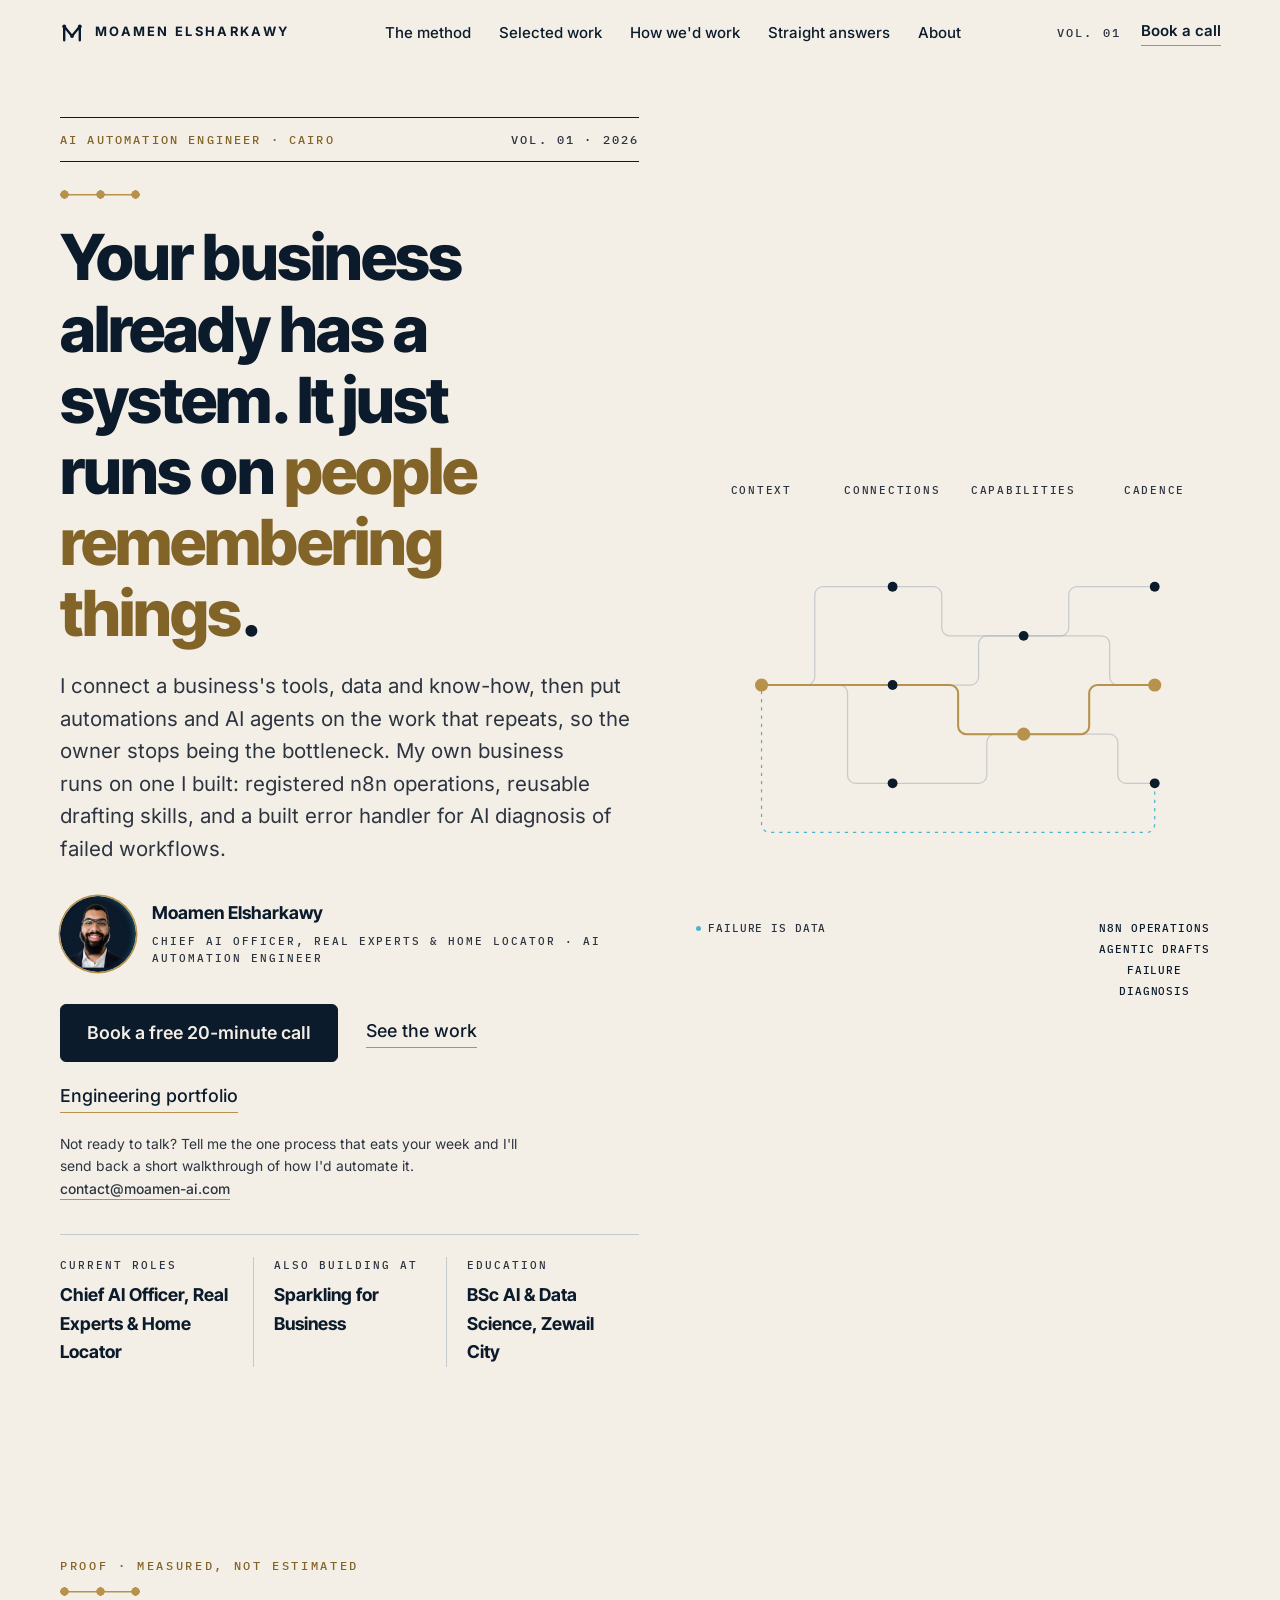
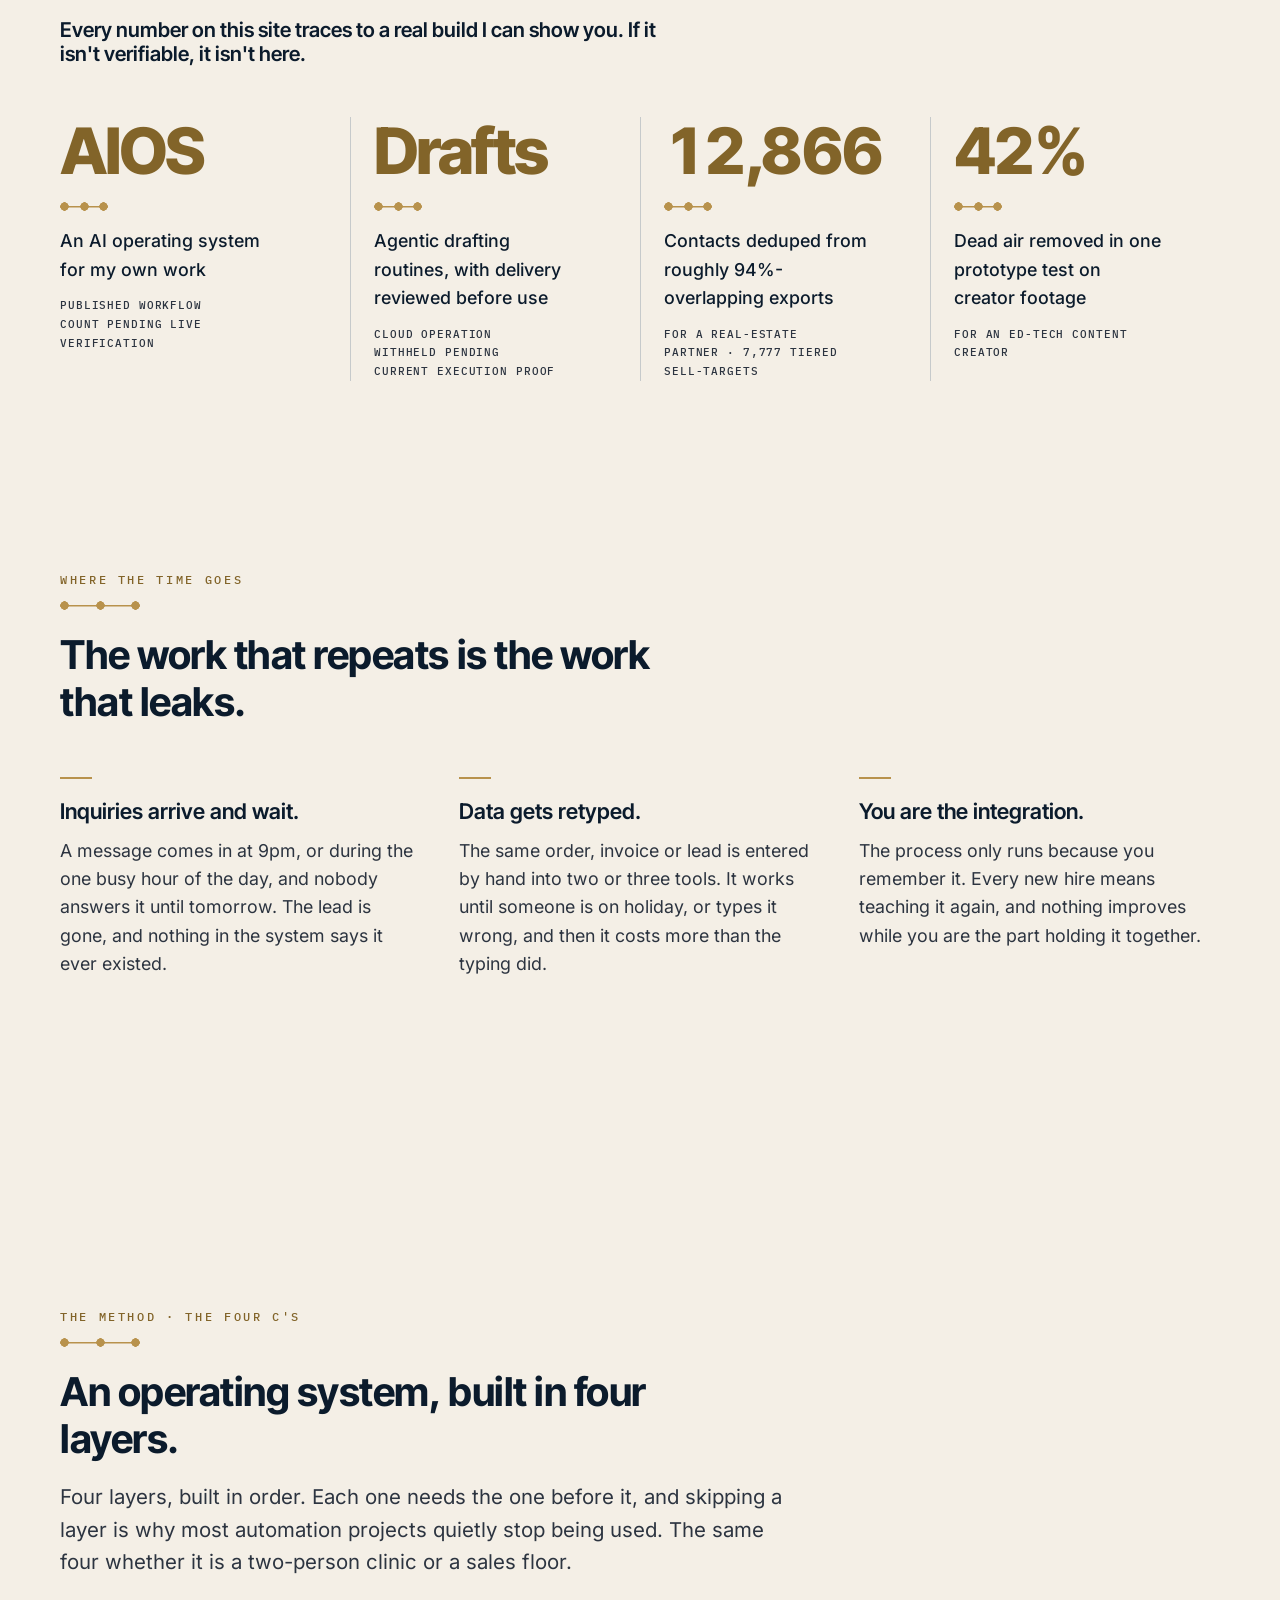
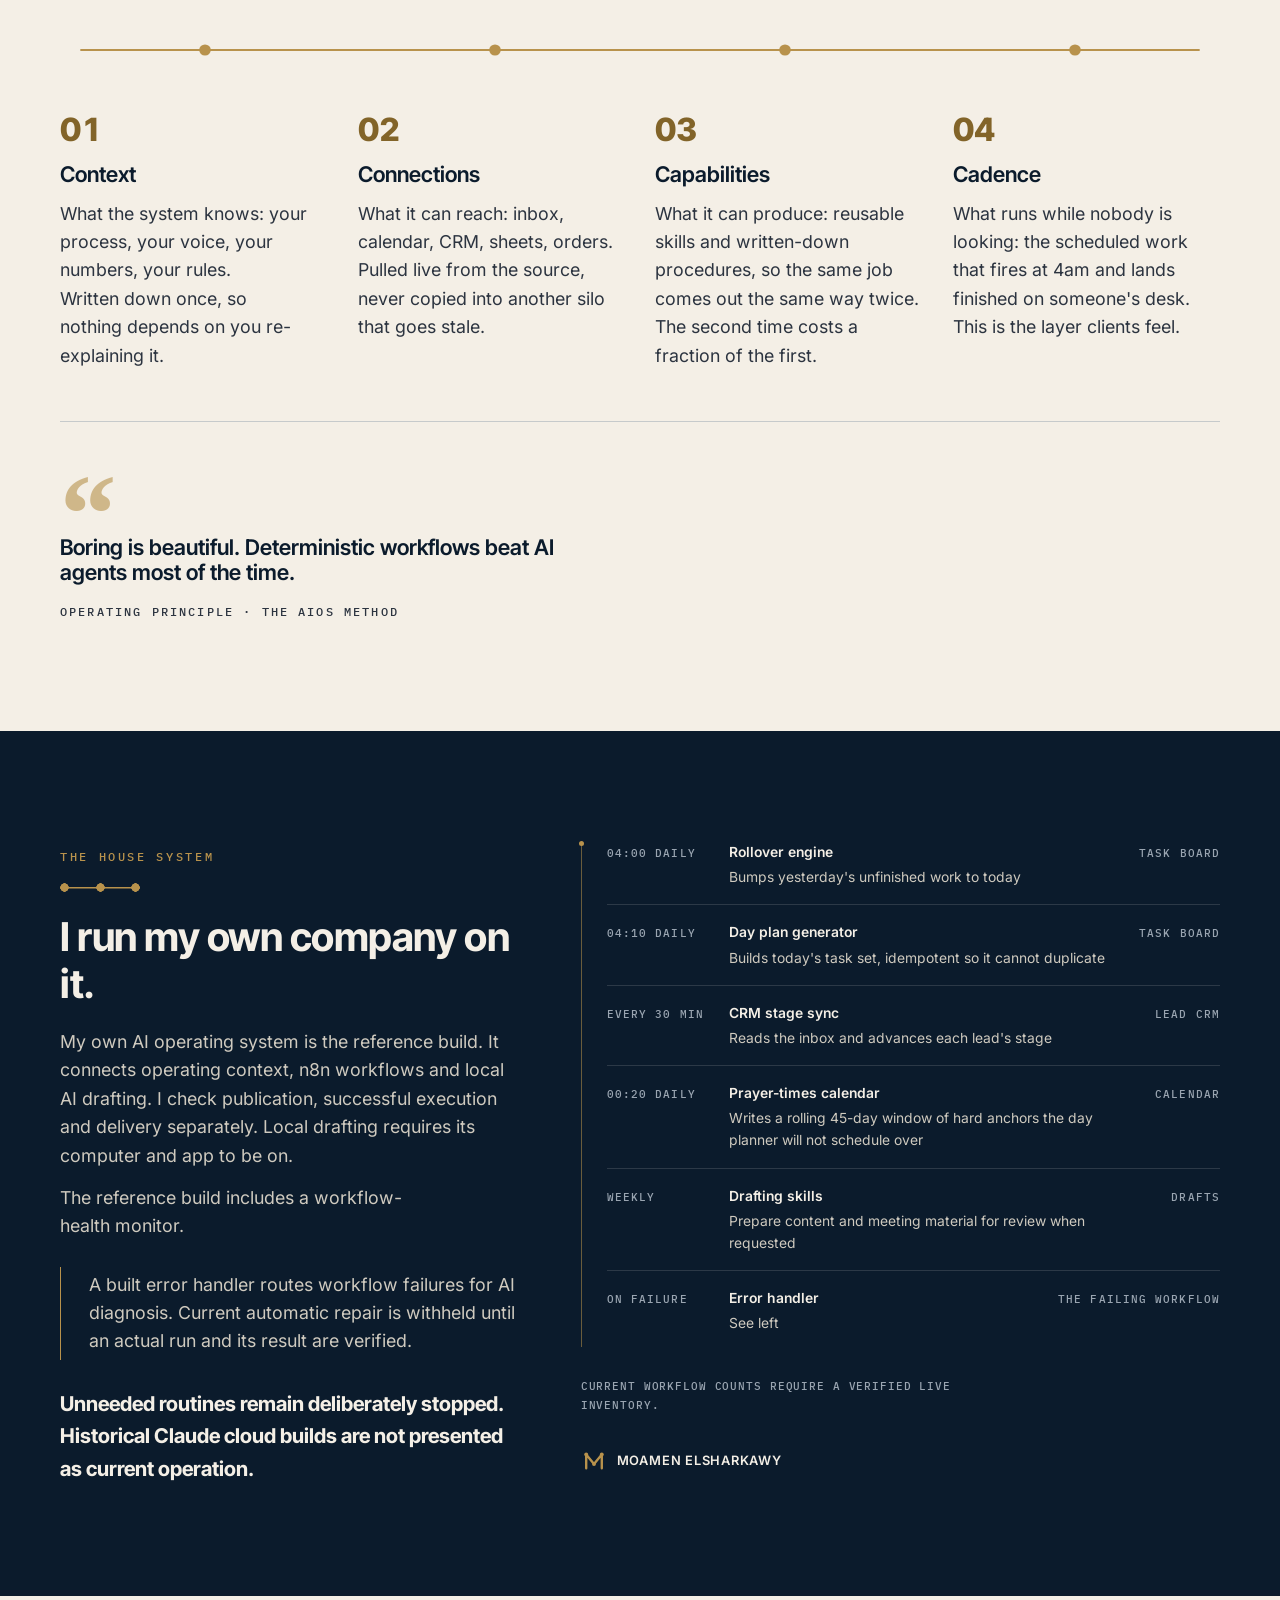
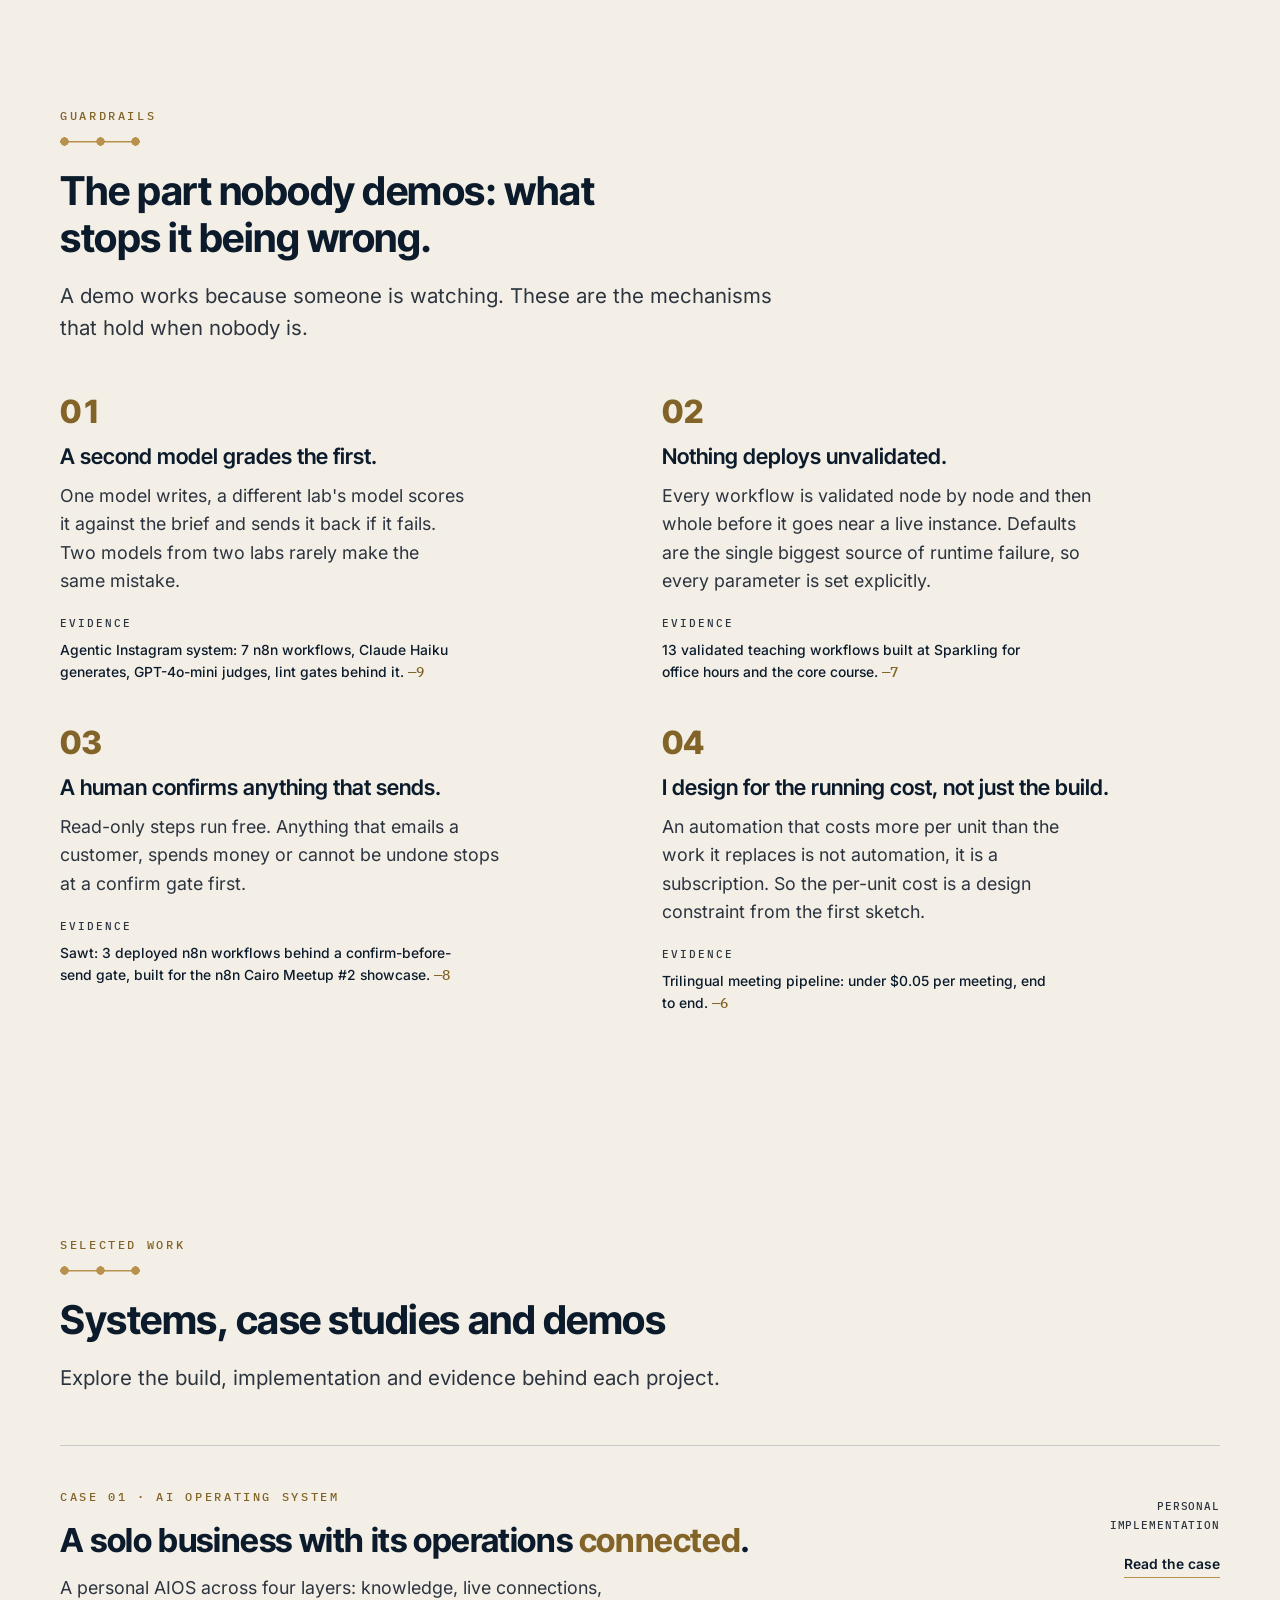
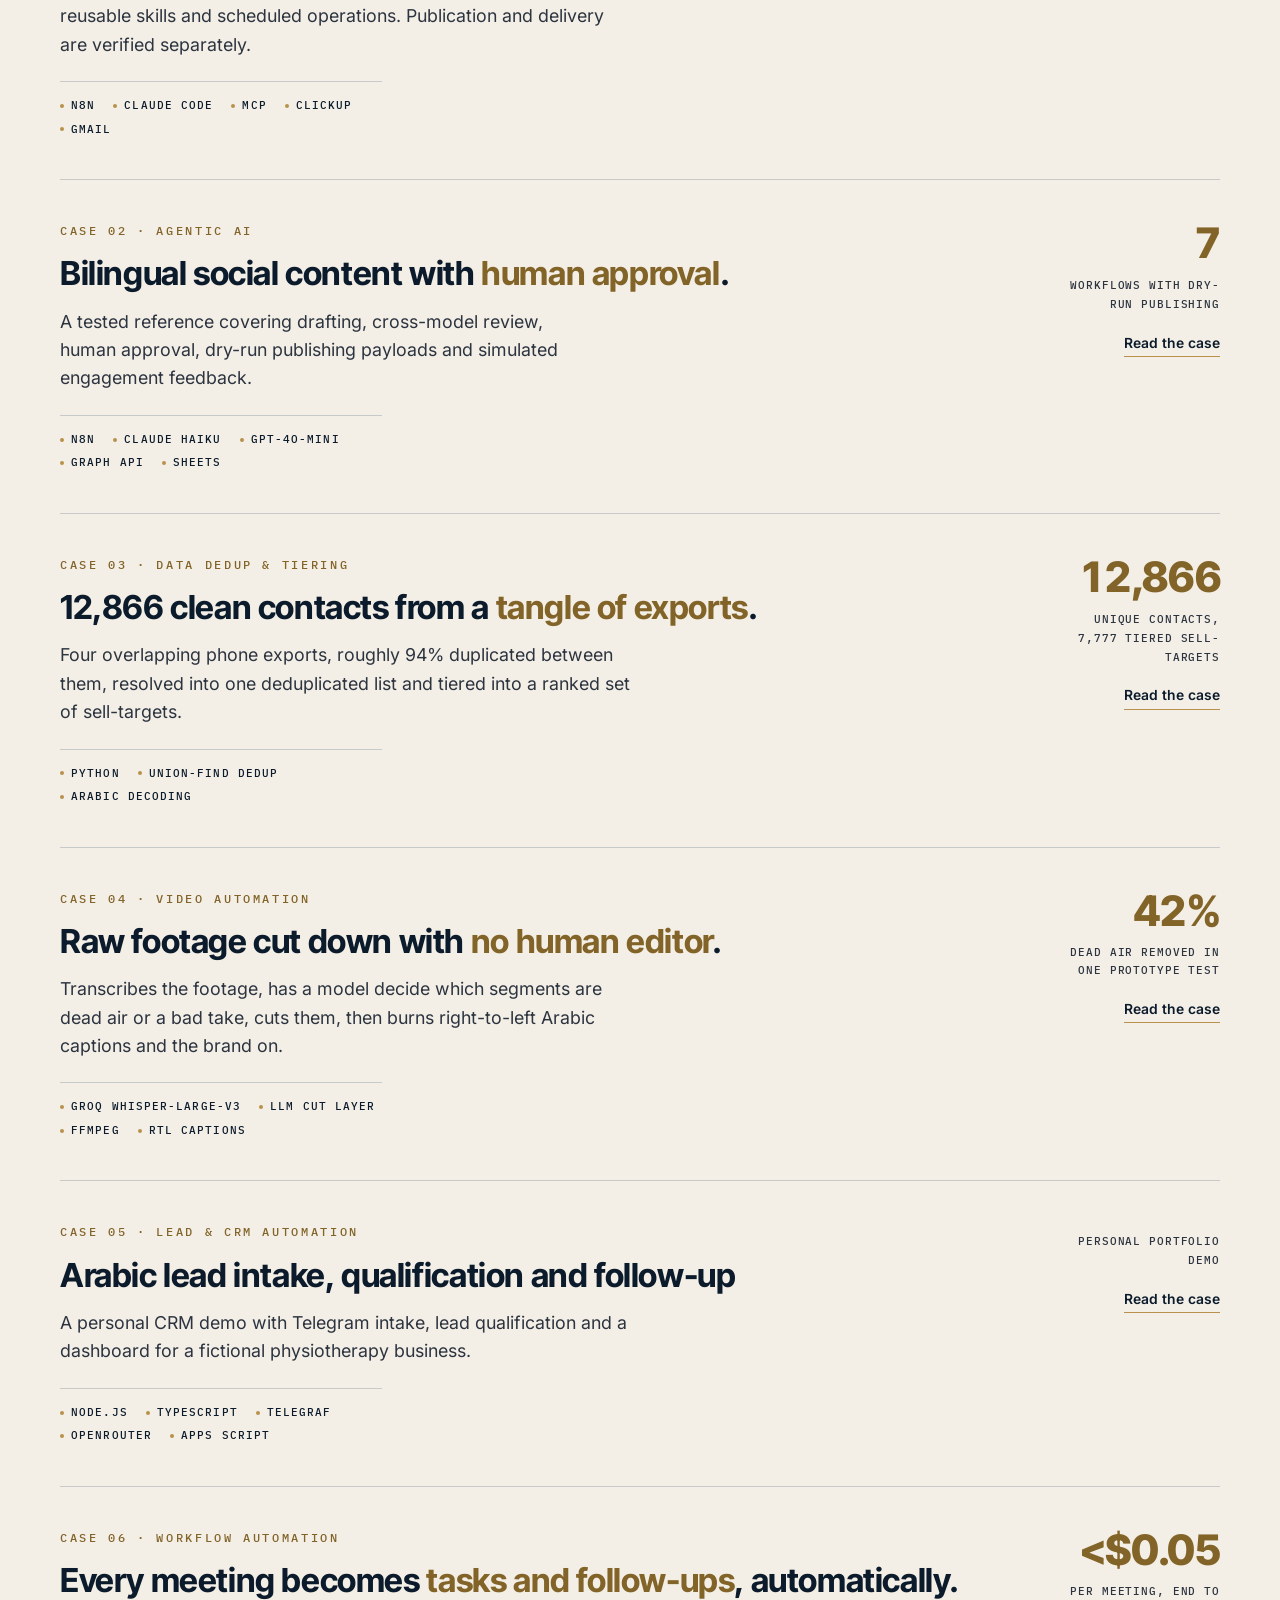
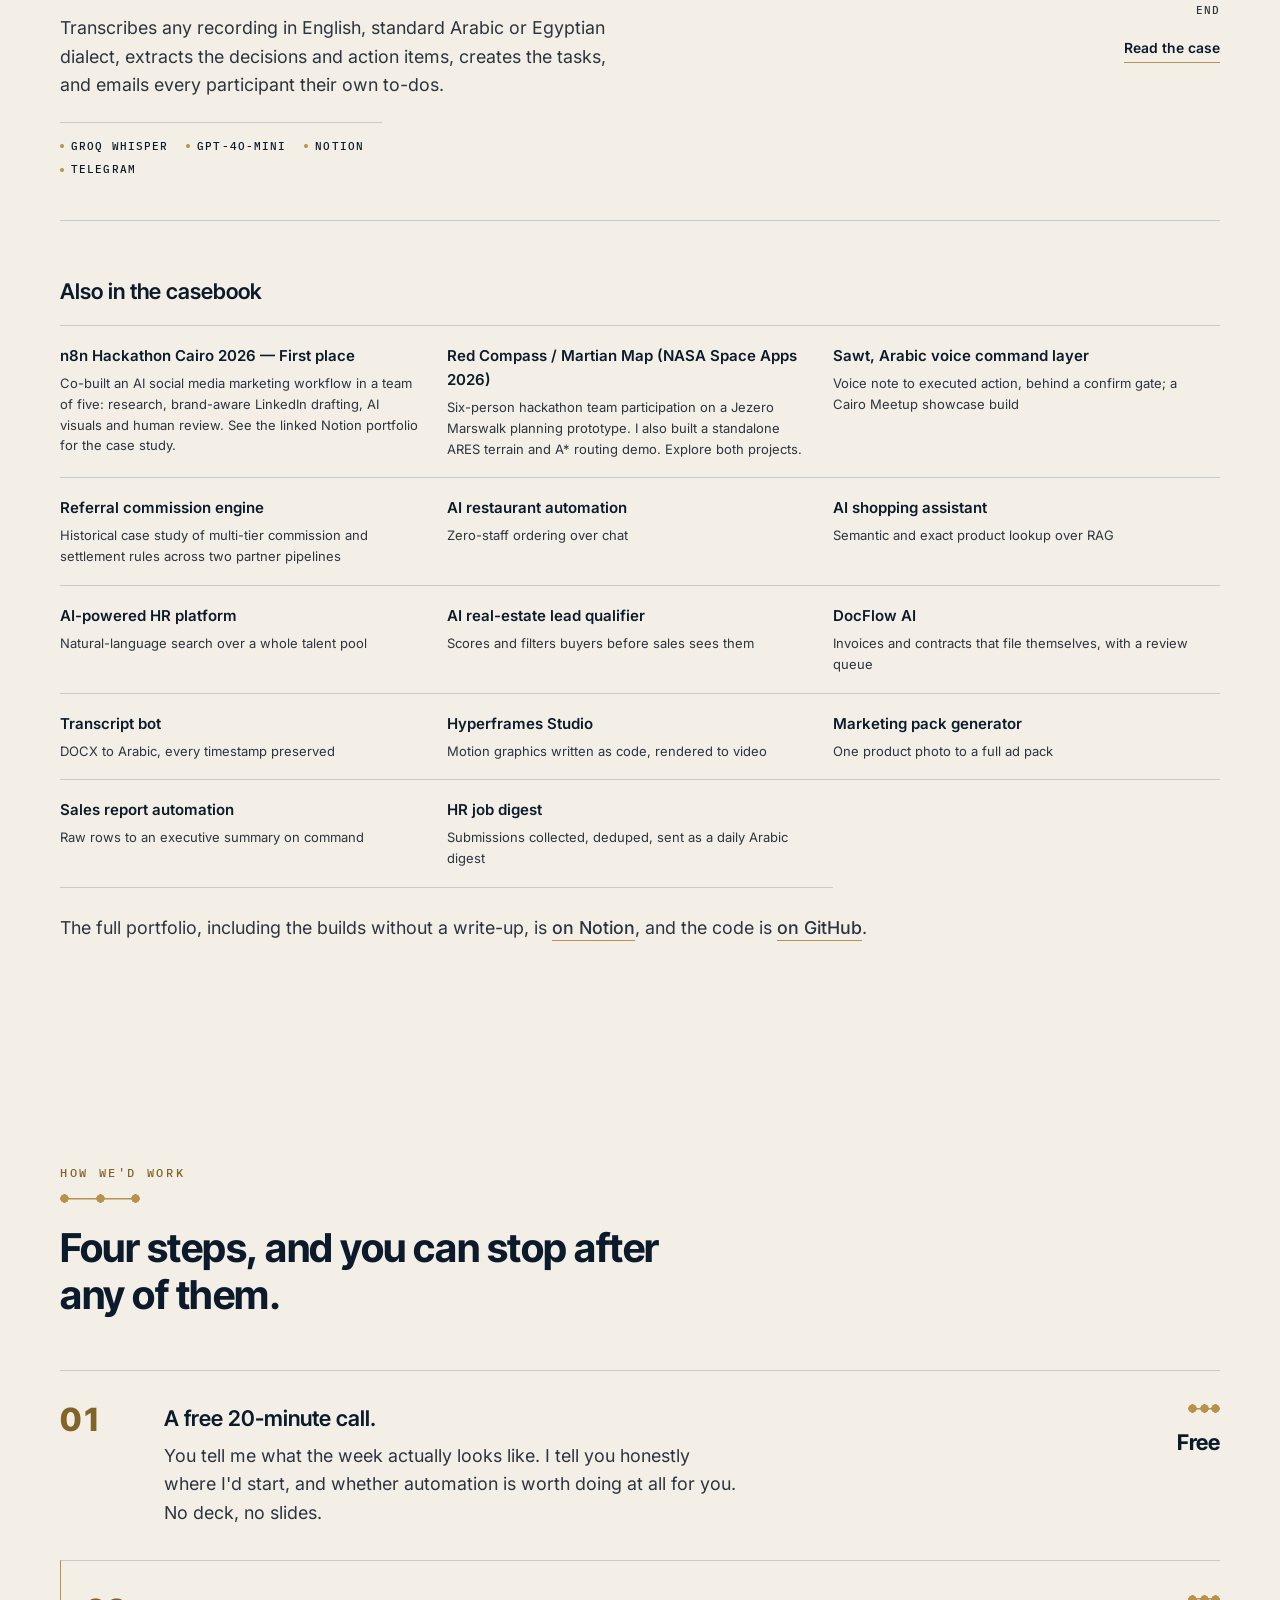
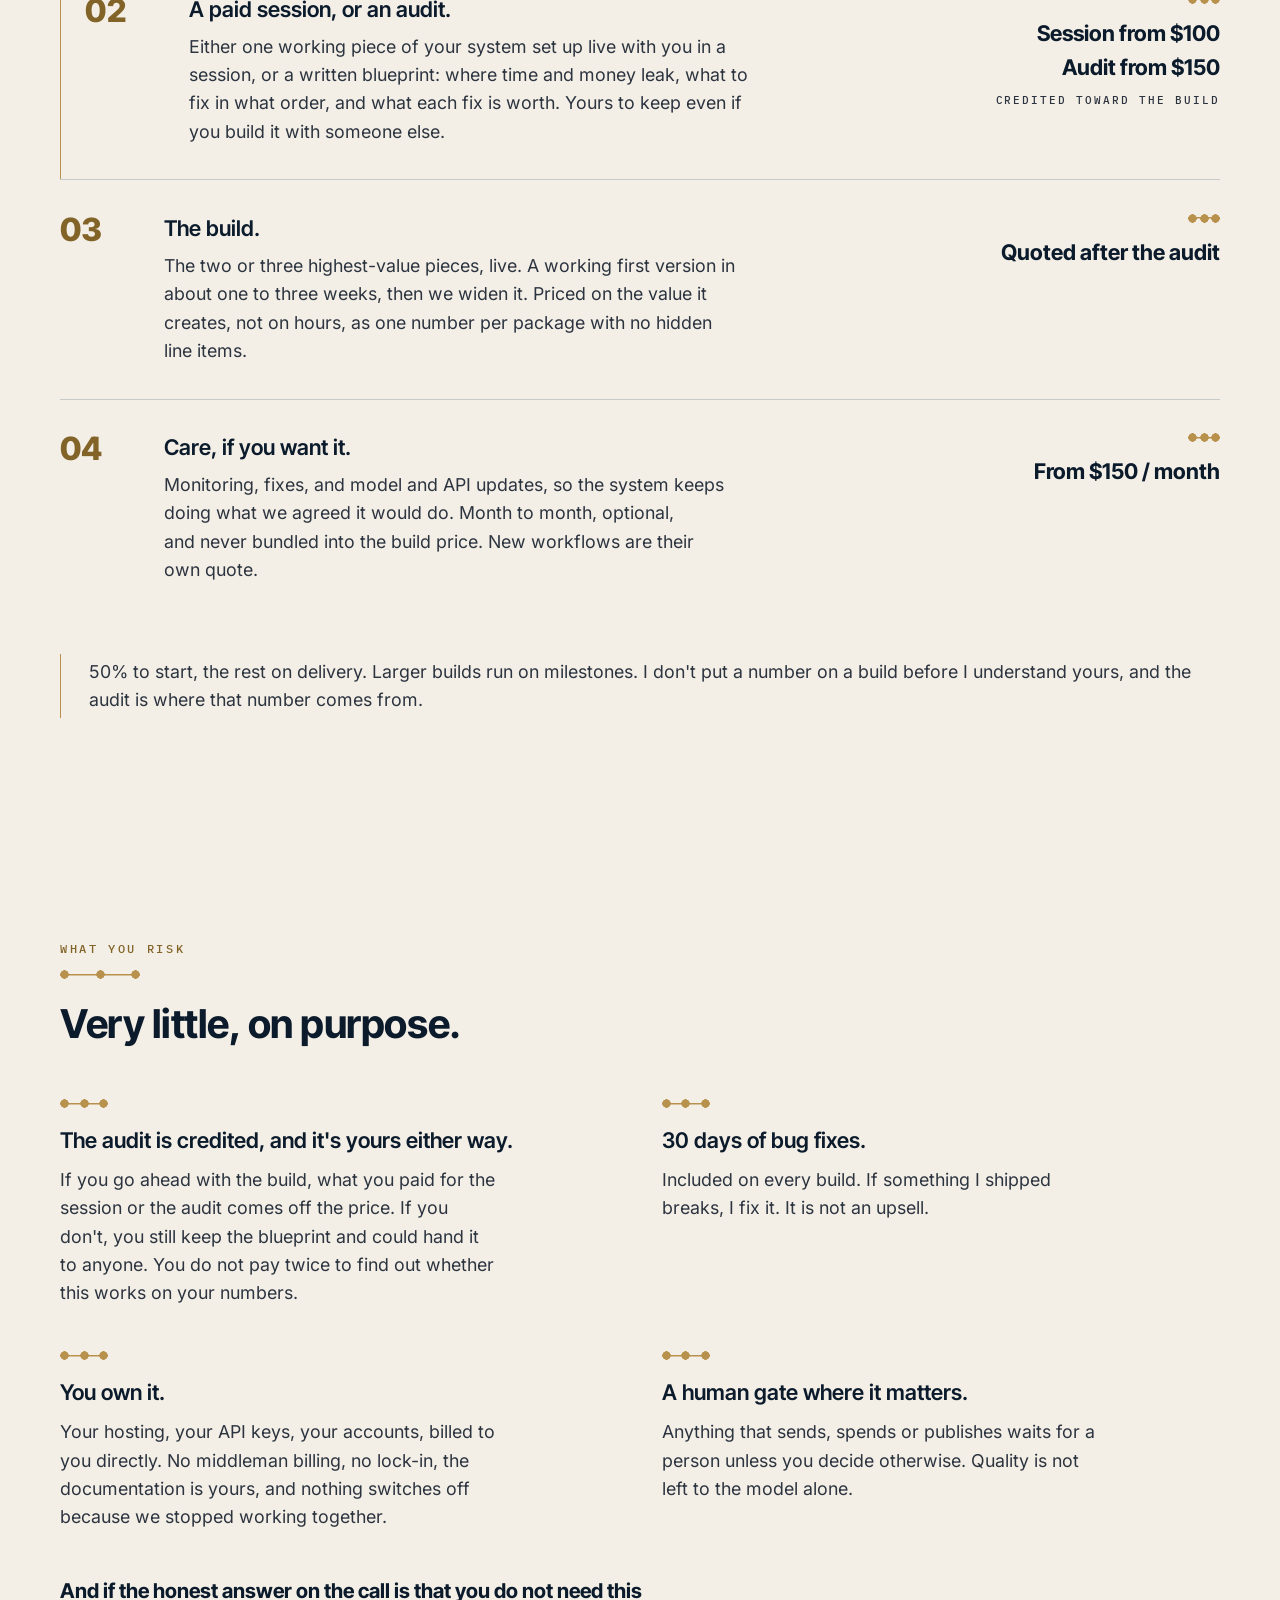
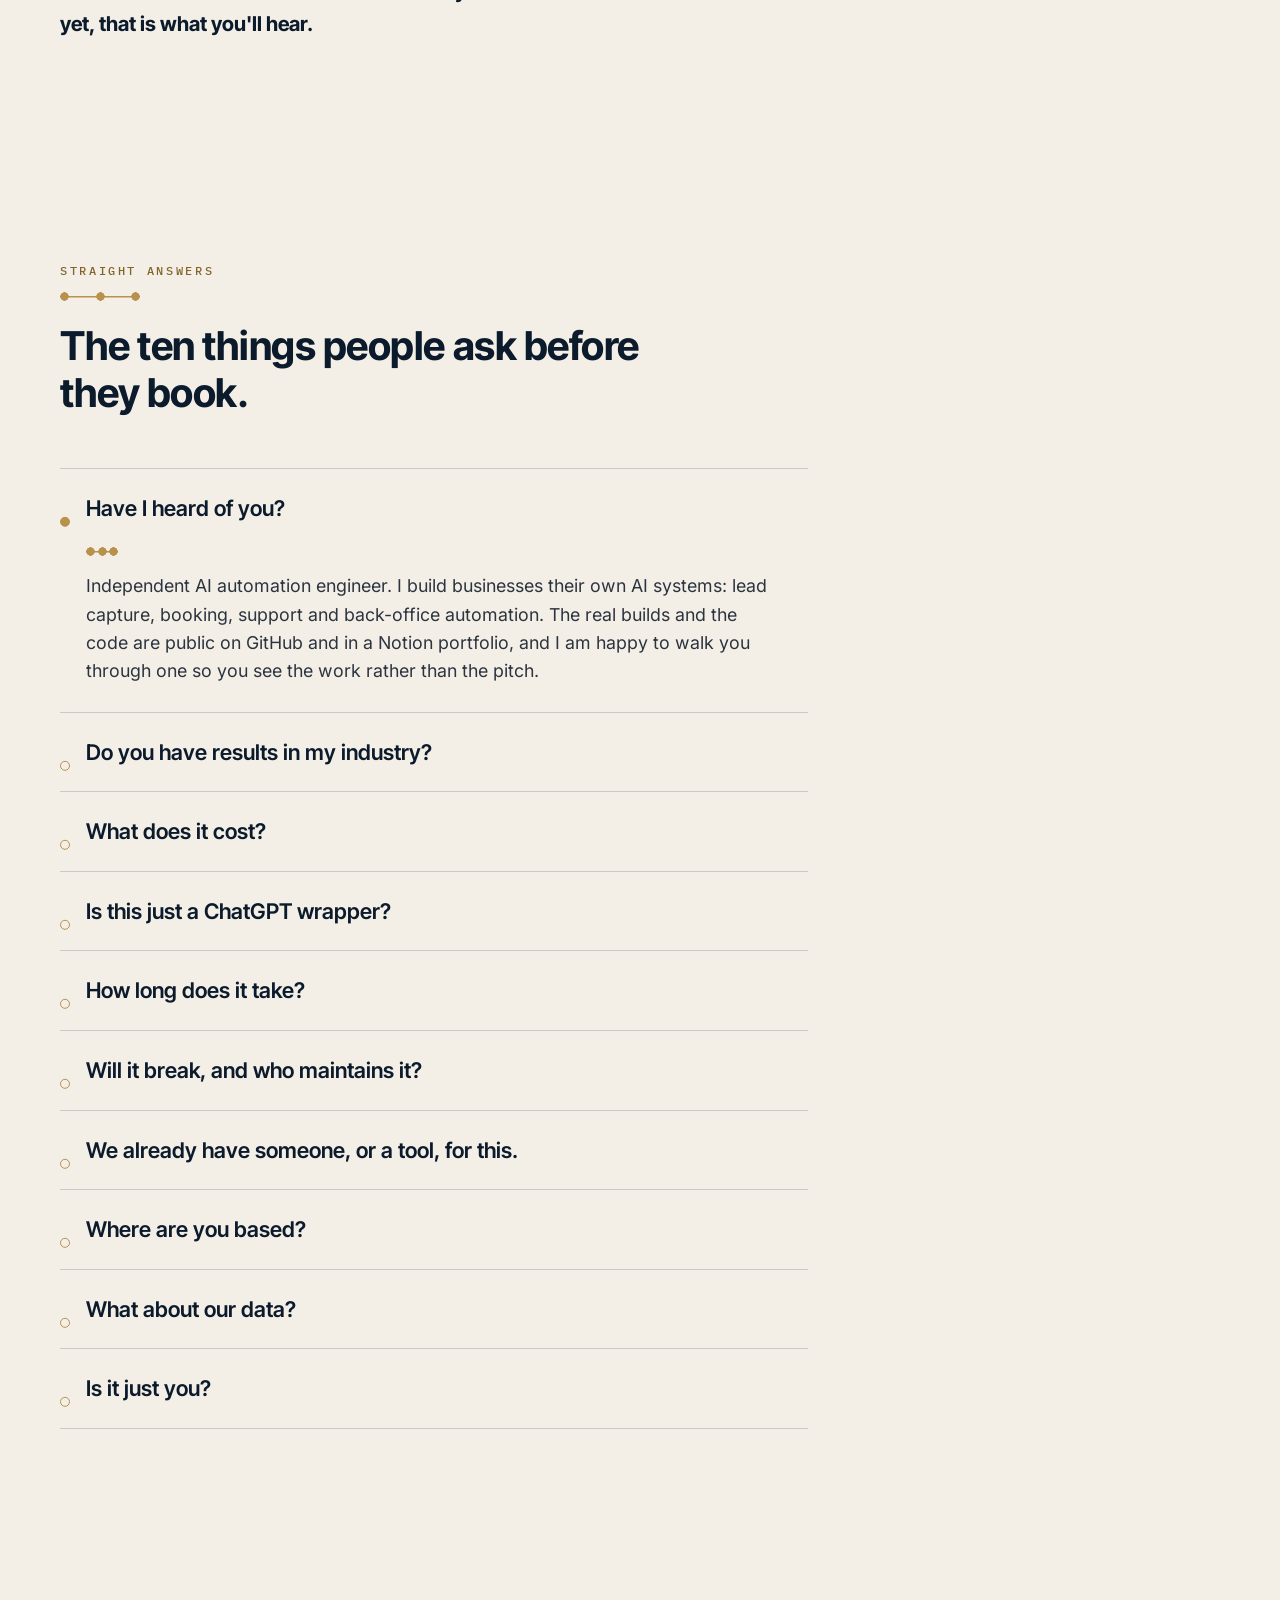
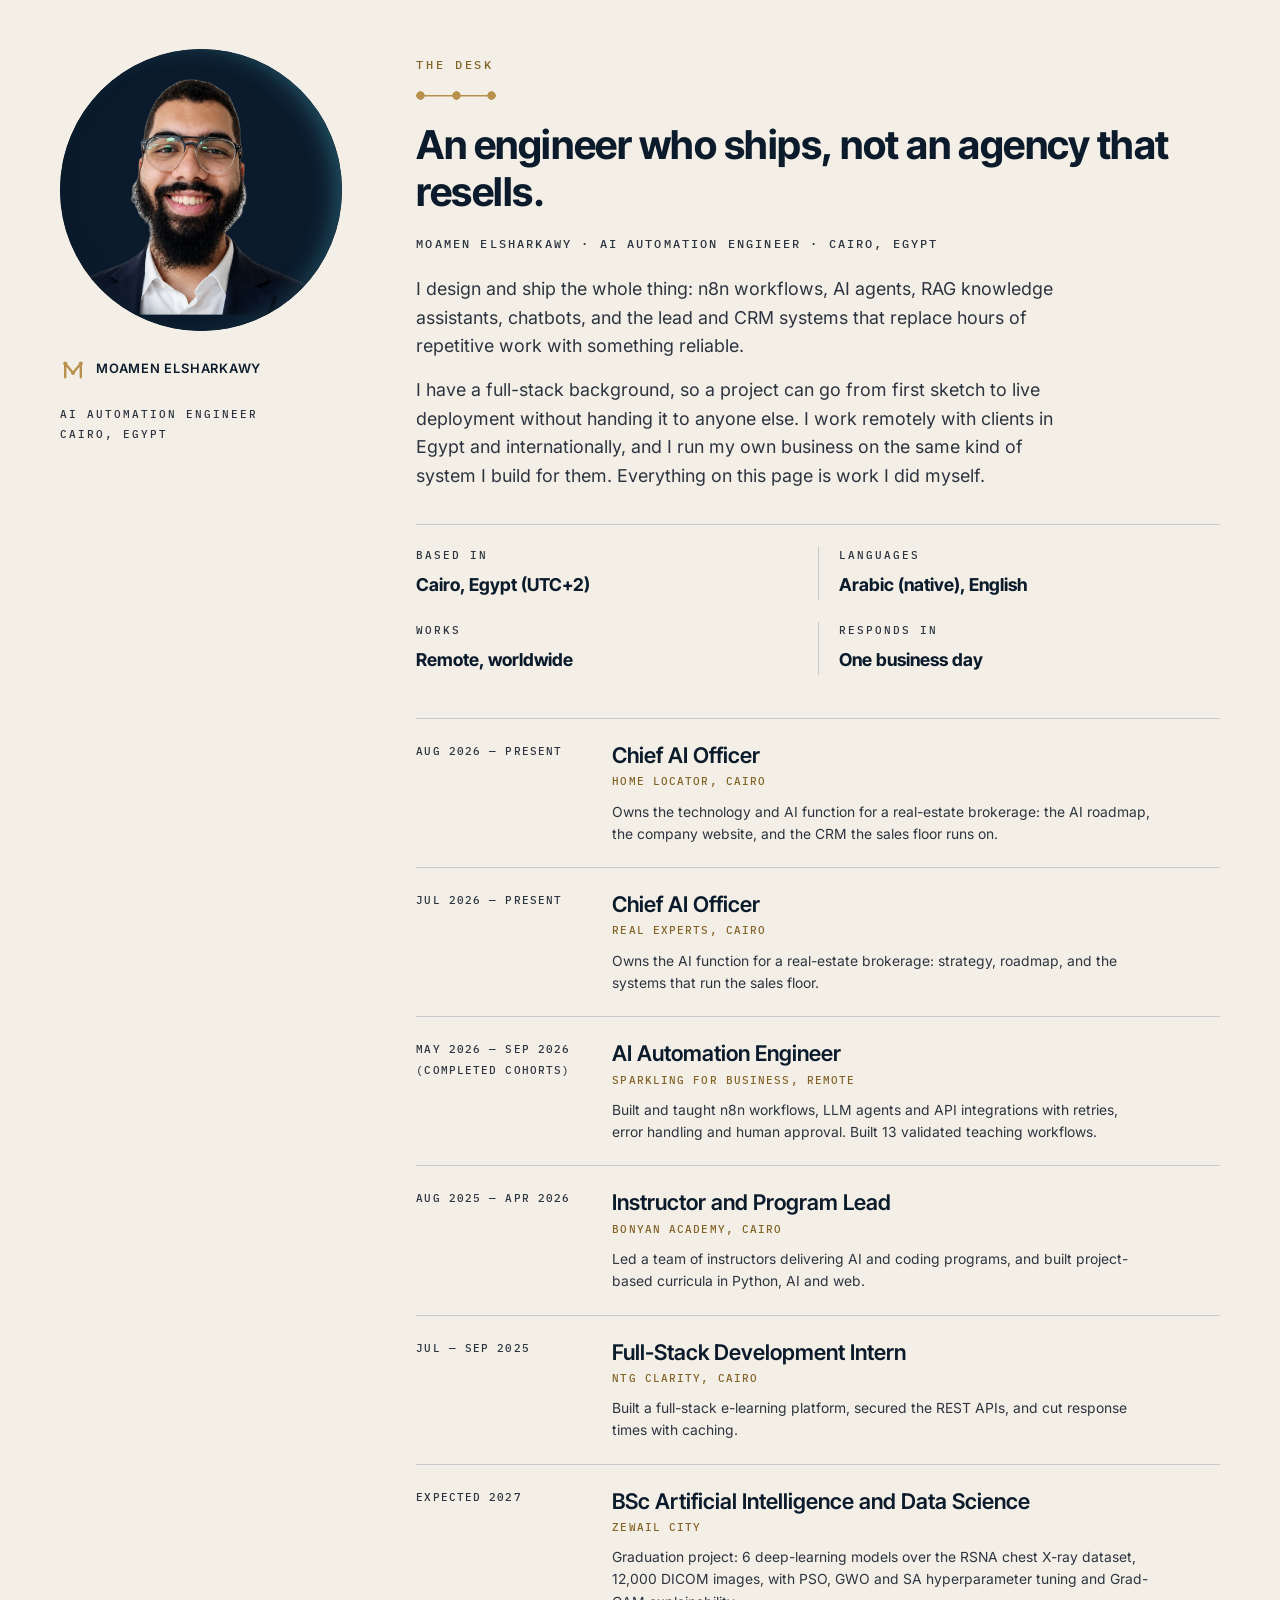
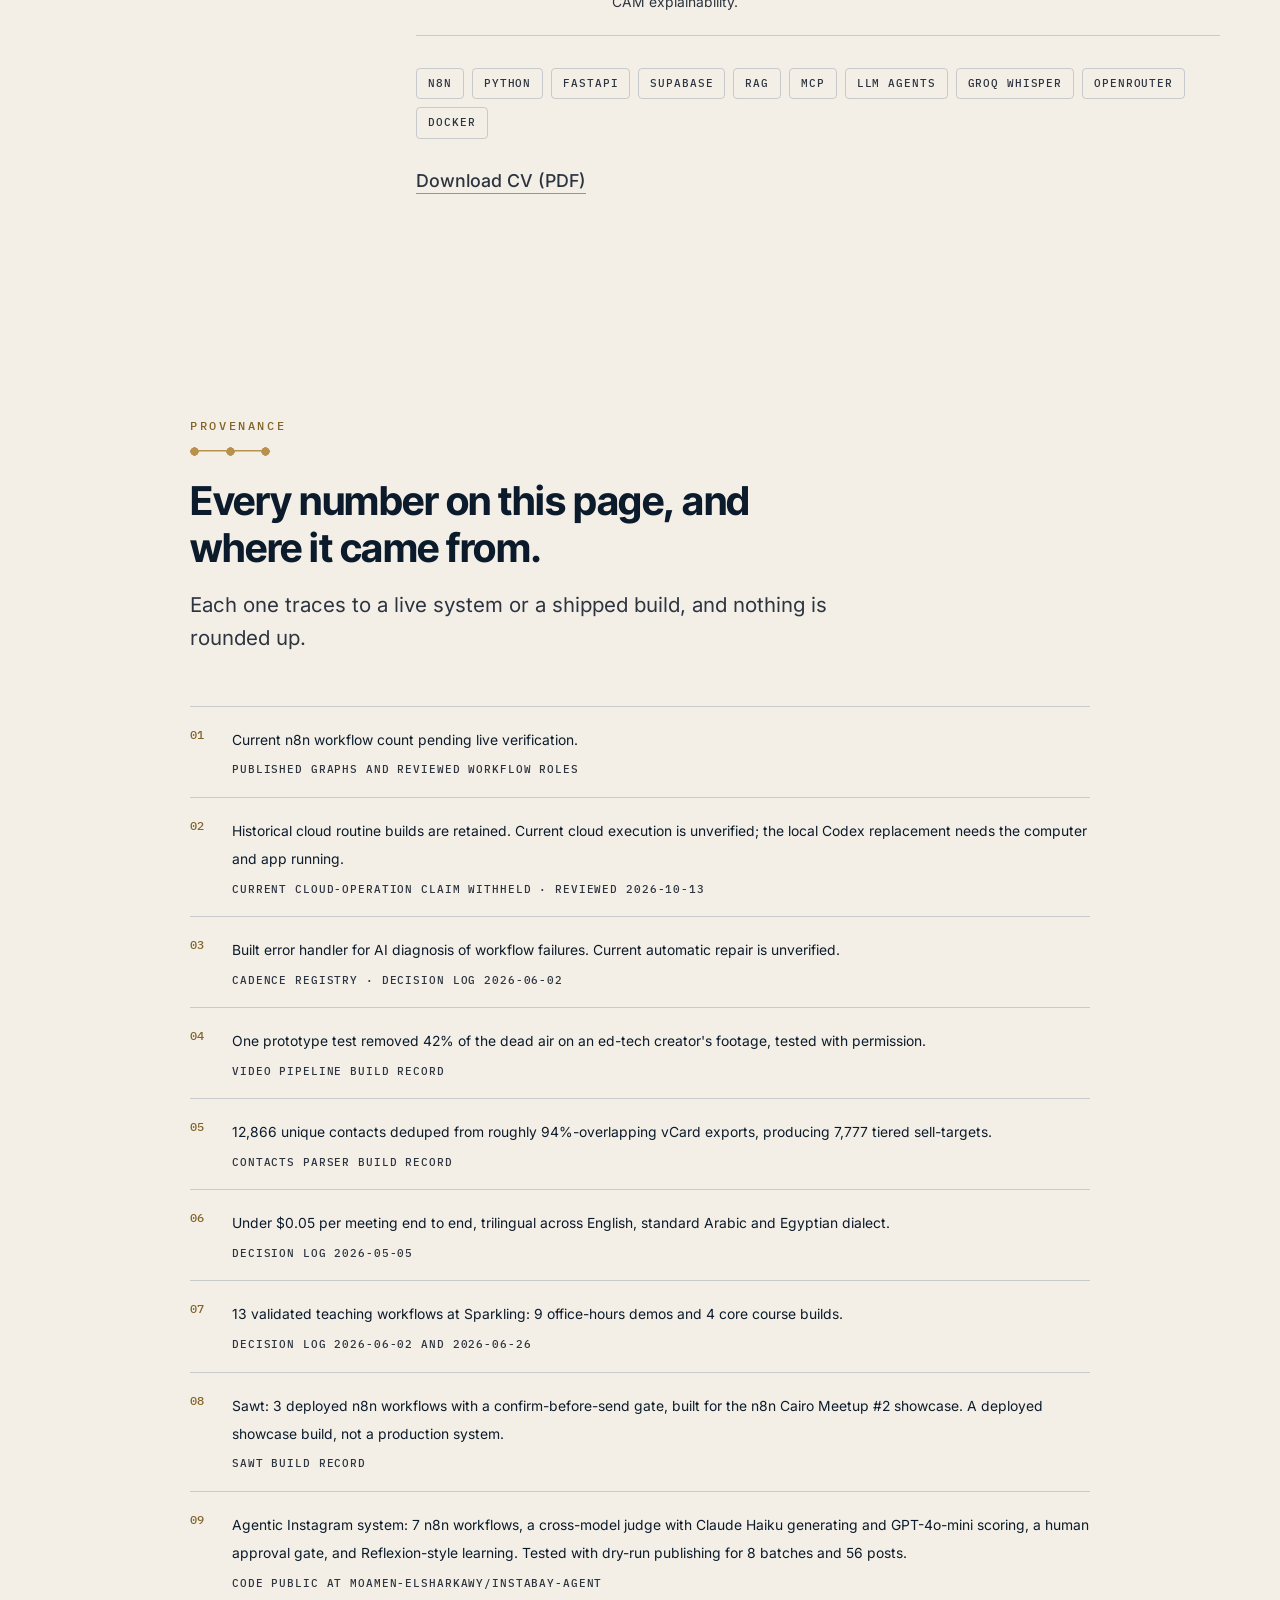
<file: index.html>
<!doctype html>
<html lang="en">
<head>
<meta charset="utf-8">
<meta name="viewport" content="width=device-width, initial-scale=1">
<title>Moamen Elsharkawy - AI Automation Engineer</title>
<meta name="description" content="I build businesses their own AI Operating System: their tools, data and know-how connected, with automations and AI agents running the work that repeats. n8n, RAG, LLM agents, with real guardrails.">

<!-- ============================== LINKS ==============================
  Every link on this page resolves. No placeholders remain and site-qa.mjs now has an empty
  SANCTIONED list, so it fails on any bracketed placeholder it finds anywhere in the file -
  including one written inside a comment like this one. Keep it that way.
  The primary CTA points at the Google Form already embedded in the Notion portfolio
  (forms.gle/fLnBwHJd6BJu7HY66), so there is no booking-tool dependency.
==================================================================== -->

<link rel="icon" type="image/svg+xml" href="./assets/favicon.svg">
<link rel="apple-touch-icon" href="./assets/apple-touch-icon.png">

<!-- fonts.css BEFORE tokens.css, and as its own <link>: an @import inside an already-linked
     stylesheet serialises a second round trip before any font can start downloading. -->
<link rel="preload" href="./assets/fonts/InterTight-var-latin.woff2" as="font" type="font/woff2" crossorigin>
<link rel="preload" href="./assets/fonts/Inter-var-latin.woff2" as="font" type="font/woff2" crossorigin>
<link rel="stylesheet" href="./assets/fonts.css">
<link rel="stylesheet" href="./assets/tokens.css">
<link rel="stylesheet" href="./assets/site.css">

<meta property="og:type" content="website">
<meta property="og:site_name" content="Moamen Elsharkawy">
<meta property="og:title" content="Moamen Elsharkawy - AI Automation Engineer">
<meta property="og:description" content="I build businesses their own AI Operating System, so the owner stops being the bottleneck.">
<meta property="og:url" content="https://moamen-elsharkawy.github.io/">
<meta property="og:image" content="https://moamen-elsharkawy.github.io/assets/og-card.png">
<meta property="og:image:width" content="1200">
<meta property="og:image:height" content="630">
<meta property="og:locale" content="en_US">
<meta name="twitter:card" content="summary_large_image">
<meta name="twitter:title" content="Moamen Elsharkawy - AI Automation Engineer">
<meta name="twitter:description" content="I build businesses their own AI Operating System, so the owner stops being the bottleneck.">
<meta name="twitter:image" content="https://moamen-elsharkawy.github.io/assets/og-card.png">
<link rel="canonical" href="https://moamen-elsharkawy.github.io/">
</head>
<body>

<a class="skip" href="#main">Skip to content</a>

<!-- ============================== 1. MASTHEAD ============================== -->
<header class="masthead" id="masthead">
  <div class="masthead-inner">
    <a class="lockup" href="#top" aria-label="Moamen Elsharkawy, back to top">
      <svg viewBox="0 0 120 120" width="26" height="26" aria-hidden="true" focusable="false">
        <path d="M24 30 L24 94 M24 30 L60 74 L96 30 M96 30 L96 94" fill="none" stroke="currentColor"
              stroke-width="11" stroke-linecap="round" stroke-linejoin="round"/>
        <circle cx="24" cy="30" r="9" fill="currentColor"/>
        <circle cx="96" cy="30" r="9" fill="currentColor"/>
        <circle cx="60" cy="74" r="9" fill="currentColor"/>
      </svg>
      <span class="wordmark">Moamen Elsharkawy</span>
    </a>
    <nav class="nav-links" aria-label="Sections">
      <a href="#method">The method</a>
      <a href="#work">Selected work</a>
      <a href="#path">How we'd work</a>
      <a href="#questions">Straight answers</a>
      <a href="#about">About</a>
    </nav>
    <div class="masthead-right">
      <span class="meta">Vol. 01</span>
      <a class="cta-text" href="https://forms.gle/fLnBwHJd6BJu7HY66">Book a call</a>
    </div>
  </div>
</header>

<main id="main">

<!-- ================================ 2. HERO ================================ -->
<section class="hero" id="top">
  <div class="container">
    <div class="hero-grid">
      <div>
        <div class="hero-meta">
          <span class="kicker">AI automation engineer &middot; Cairo</span>
          <span class="meta">Vol. 01 &middot; 2026</span>
        </div>

        <span class="node-rule" aria-hidden="true"></span>

        <h1>Your business already has a system. It just runs on <em>people remembering things</em>.</h1>

        <p class="lead">I connect a business's tools, data and know-how, then put automations and AI
          agents on the work that repeats, so the owner stops being the bottleneck. My own business runs
          on one I built: registered n8n operations, reusable drafting skills, and a built error handler
          for AI diagnosis of failed workflows.</p>

        <!-- Byline: the face above the fold, magazine-style. The full portrait is in #about. -->
        <div class="hero-byline">
          <img src="./assets/img/portrait-480.png" width="480" height="480"
               alt="Moamen Elsharkawy" loading="eager" decoding="async">
          <div>
            <strong>Moamen Elsharkawy</strong>
            <span class="meta">Chief AI Officer, Real Experts &amp; Home Locator &middot; AI Automation Engineer</span>
          </div>
        </div>

        <div class="cta-row">
          <a class="btn" href="https://forms.gle/fLnBwHJd6BJu7HY66">Book a free 20-minute call</a>
          <a class="link-underline" href="#work">See the work</a>
          <a class="link-underline" href="./engineering.html">Engineering portfolio</a>
        </div>

        <p class="micro-cta">Not ready to talk? Tell me the one process that eats your week and I'll
          send back a short walkthrough of how I'd automate it.
          <a class="link-underline" href="mailto:contact@moamen-ai.com?subject=The%20process%20that%20eats%20my%20week&body=1.%20The%20process%20I%20mean%3A%0D%0A2.%20Roughly%20how%20often%20it%20happens%3A%0D%0A3.%20The%20tools%20we%20already%20use%3A%0D%0A">contact@moamen-ai.com</a></p>

        <div class="cred-strip">
          <div class="cred-cell">
            <span class="meta">Current roles</span>
            <strong>Chief AI Officer, Real Experts &amp; Home Locator</strong>
          </div>
          <div class="cred-cell">
            <span class="meta">Also building at</span>
            <strong>Sparkling for Business</strong>
          </div>
          <div class="cred-cell">
            <span class="meta">Education</span>
            <strong>BSc AI &amp; Data Science, Zewail City</strong>
          </div>
        </div>
      </div>

      <!-- ------------------------- THE NODE GRAPH -------------------------
        Not decoration. Four columns are the 4 C's, and the brass path is one execution tracing
        through them - it sits exactly on top of three of the mist edges, which is how n8n itself
        highlights a run, and it is the path the travelling packet follows.
        It is NOT the M-Flow logo. An earlier version mapped the mark into the field so the spine WAS
        the logo; at every aspect tried, the mark's two verticals plus its V composed into an envelope
        icon, and reading as the wrong recognisable object is worse than reading as none. The mark
        carries the brand in the masthead, both signatures, the favicon and the OG card instead.
        Full reasoning: docs/decisions.md.
        Edges are ORTHOGONAL with quarter arcs so it reads as an n8n canvas, not a constellation.
        NO <text> in the SVG: SVG text scales with the viewBox, so an 11px label would land near 4.5px
        at mobile width, under the brand's 9px floor. Labels are HTML grid rows sharing the graph's
        column template, and the nodes sit at the centre of each quarter (80/240/400/560 of 640) so
        four equal 1fr columns land dead on them with zero positioning maths.
      ------------------------------------------------------------------- -->
      <div class="hero-graph">
        <div class="ng-wrap">
          <div class="ng-labels" aria-hidden="true">
            <span>Context</span><span>Connections</span><span>Capabilities</span><span>Cadence</span>
          </div>

          <svg class="ng-svg" viewBox="0 0 640 480" preserveAspectRatio="xMidYMid meet" role="img"
               aria-labelledby="ng-t ng-d">
            <title id="ng-t">Moamen's AI operating system drawn as a workflow</title>
            <desc id="ng-d">Four layers left to right: Context, Connections, Capabilities and Cadence,
              wired together, with a feedback loop from Cadence back into Context.</desc>

            <!-- 11 mist edges: fan out from Context into Connections, converge through Capabilities,
                 fan back out into Cadence. Orthogonal with 10px quarter arcs so it reads as an n8n
                 canvas rather than a constellation - he sells n8n, so the routing style is a
                 positioning decision, not a drawing one. -->
            <!-- Turn points are staggered per edge (145/185, 300/320/345/355, 455/480/505/515). When
                 a fan-out and its mirror share one turn x, the two branches plus the straight edge
                 between them close into a rounded rectangle, and three of those in a row read as
                 boxes rather than as wiring. -->
            <g class="ng-edge">
              <path d="M80 210 H135 A10 10 0 0 0 145 200 V100 A10 10 0 0 1 155 90 H240"/>
              <path d="M80 210 H240"/>
              <path d="M80 210 H175 A10 10 0 0 1 185 220 V320 A10 10 0 0 0 195 330 H240"/>
              <path d="M240 90 H290 A10 10 0 0 1 300 100 V140 A10 10 0 0 0 310 150 H400"/>
              <path d="M240 210 H335 A10 10 0 0 0 345 200 V160 A10 10 0 0 1 355 150 H400"/>
              <path d="M240 210 H310 A10 10 0 0 1 320 220 V260 A10 10 0 0 0 330 270 H400"/>
              <path d="M240 330 H345 A10 10 0 0 0 355 320 V280 A10 10 0 0 1 365 270 H400"/>
              <path d="M400 150 H445 A10 10 0 0 0 455 140 V100 A10 10 0 0 1 465 90 H560"/>
              <path d="M400 150 H495 A10 10 0 0 1 505 160 V200 A10 10 0 0 0 515 210 H560"/>
              <path d="M400 270 H470 A10 10 0 0 0 480 260 V220 A10 10 0 0 1 490 210 H560"/>
              <path d="M400 270 H505 A10 10 0 0 1 515 280 V320 A10 10 0 0 0 525 330 H560"/>
            </g>

            <!-- The one Steel Cyan edge on the whole site: Cadence returns into Context along the
                 bottom. Drawn as a U, deliberately never closed up the left side into a border. -->
            <path class="ng-cyan" d="M560 330 V380 A10 10 0 0 1 550 390 H90 A10 10 0 0 1 80 380 V210"/>

            <!-- THE BRASS PATH is one execution tracing through the workflow - it sits exactly on top
                 of three of the mist edges, which is how n8n itself highlights a run. It is also what
                 the travelling packet follows.
                 It is NOT the M-Flow logo. An earlier version affine-mapped the mark into the field so
                 the spine WAS the logo; at this aspect the mark's two verticals plus its V composed
                 into an envelope icon, and reading as the wrong recognisable object is worse than
                 reading as none. The mark carries the brand in the masthead, both signatures and the
                 favicon; it does not also need to be the diagram. -->
            <path class="ng-spine" pathLength="1"
                  d="M80 210 H310 A10 10 0 0 1 320 220 V260 A10 10 0 0 0 330 270 H470 A10 10 0 0 0 480 260 V220 A10 10 0 0 1 490 210 H560"/>

            <g class="ng-node">
              <circle cx="240" cy="90" r="6"/><circle cx="240" cy="210" r="6"/><circle cx="240" cy="330" r="6"/>
              <circle cx="400" cy="150" r="6"/>
              <circle cx="560" cy="90" r="6"/><circle cx="560" cy="330" r="6"/>
            </g>
            <!-- The three nodes on the executed path. These never animate, so the route stays legible. -->
            <g class="ng-node--brass">
              <circle cx="80" cy="210" r="8"/><circle cx="400" cy="270" r="8"/><circle cx="560" cy="210" r="8"/>
            </g>

            <!-- Reduced-motion substitute for the travelling packet: three static brass dots. -->
            <g class="static-flow" fill="#B8924C">
              <circle cx="170" cy="210" r="4"/><circle cx="320" cy="240" r="4"/><circle cx="520" cy="210" r="4"/>
            </g>

            <!-- One moving element, forever, with a four-second silent gap. -->
            <circle class="ng-packet" cx="0" cy="0" r="3"/>
          </svg>

          <div class="ng-captions">
            <p class="loop-cap">Failure is data</p>
            <ul class="cadence-caps">
              <li>n8n operations</li>
              <li>Agentic drafts</li>
              <li>Failure diagnosis</li>
            </ul>
          </div>
        </div>

        <!-- Under 700px the SVG is hidden entirely and this takes over. Same information. -->
        <ul class="ng-fallback">
          <li>Context</li><li>Connections</li><li>Capabilities</li><li>Cadence</li>
        </ul>
      </div>
    </div>
  </div>
</section>

<!-- ============================== 3. LEDGER =============================== -->
<section class="band band--tight anchor" id="ledger" aria-labelledby="ledger-h">
  <div class="container">
    <div class="sec-head">
      <span class="kicker">Proof &middot; measured, not estimated</span>
      <span class="node-rule" aria-hidden="true"></span>
      <h2 id="ledger-h" class="statement">Every number on this site traces to a real build I can show
        you. If it isn't verifiable, it isn't here.</h2>
    </div>

    <div class="fig-grid">
      <div class="fig reveal">
        <span class="fig-num count"><a href="#n1">AIOS</a></span>
        <span class="node-rule" aria-hidden="true"></span>
        <p class="fig-cap">An AI operating system for my own work</p>
        <span class="fig-src">Published workflow count pending live verification</span>
      </div>
      <div class="fig reveal">
        <span class="fig-num count"><a href="#n2">Drafts</a></span>
        <span class="node-rule" aria-hidden="true"></span>
        <p class="fig-cap">Agentic drafting routines, with delivery reviewed before use</p>
        <span class="fig-src">Cloud operation withheld pending current execution proof</span>
      </div>
      <div class="fig reveal">
        <span class="fig-num count"><a href="#n5">12,866</a></span>
        <span class="node-rule" aria-hidden="true"></span>
        <p class="fig-cap">Contacts deduped from roughly 94%-overlapping exports</p>
        <span class="fig-src">For a real-estate partner &middot; 7,777 tiered sell-targets</span>
      </div>
      <div class="fig reveal">
        <span class="fig-num"><a href="#n4"><span class="count">42</span>%</a></span>
        <span class="node-rule" aria-hidden="true"></span>
        <p class="fig-cap">Dead air removed in one prototype test on creator footage</p>
        <span class="fig-src">For an ed-tech content creator</span>
      </div>
    </div>
  </div>
</section>

<!-- ============================== 4. PROBLEM ============================== -->
<section class="band anchor" id="problem" aria-labelledby="problem-h">
  <div class="container">
    <div class="sec-head">
      <span class="kicker">Where the time goes</span>
      <span class="node-rule" aria-hidden="true"></span>
      <h2 id="problem-h">The work that repeats is the work that leaks.</h2>
    </div>
    <div class="grid-3">
      <div class="item reveal">
        <span class="rule-brass" aria-hidden="true"></span>
        <h3>Inquiries arrive and wait.</h3>
        <p>A message comes in at 9pm, or during the one busy hour of the day, and nobody answers it
          until tomorrow. The lead is gone, and nothing in the system says it ever existed.</p>
      </div>
      <div class="item reveal">
        <span class="rule-brass" aria-hidden="true"></span>
        <h3>Data gets retyped.</h3>
        <p>The same order, invoice or lead is entered by hand into two or three tools. It works until
          someone is on holiday, or types it wrong, and then it costs more than the typing did.</p>
      </div>
      <div class="item reveal">
        <span class="rule-brass" aria-hidden="true"></span>
        <h3>You are the integration.</h3>
        <p>The process only runs because you remember it. Every new hire means teaching it again, and
          nothing improves while you are the part holding it together.</p>
      </div>
    </div>
    <p class="turn-line reveal">None of that needs a person. It needs a system that runs whether anyone
      is watching.</p>
  </div>
</section>

<!-- ============================== 5. METHOD =============================== -->
<section class="band anchor" id="method" aria-labelledby="method-h">
  <div class="container">
    <div class="sec-head">
      <span class="kicker">The method &middot; the four C's</span>
      <span class="node-rule" aria-hidden="true"></span>
      <h2 id="method-h">An operating system, built in four layers.</h2>
      <p>Four layers, built in order. Each one needs the one before it, and skipping a layer is why most
        automation projects quietly stop being used. The same four whether it is a two-person clinic or a
        sales floor.</p>
    </div>

    <div class="chain-wrap reveal">
      <svg class="chain" viewBox="0 0 1100 40" preserveAspectRatio="none" aria-hidden="true" focusable="false">
        <path class="draw" pathLength="1" d="M20 20 H1080" fill="none" stroke="#B8924C" stroke-width="2"
              stroke-linecap="round"/>
        <g fill="#B8924C">
          <circle class="chain-node" cx="137.5" cy="20" r="5.5"/>
          <circle class="chain-node" cx="412.5" cy="20" r="5.5"/>
          <circle class="chain-node" cx="687.5" cy="20" r="5.5"/>
          <circle class="chain-node" cx="962.5" cy="20" r="5.5"/>
        </g>
      </svg>
    </div>

    <div class="grid-4 method-grid">
      <div class="item reveal">
        <span class="item-ord">01</span>
        <h3>Context</h3>
        <p>What the system knows: your process, your voice, your numbers, your rules. Written down once,
          so nothing depends on you re-explaining it.</p>
      </div>
      <div class="item reveal">
        <span class="item-ord">02</span>
        <h3>Connections</h3>
        <p>What it can reach: inbox, calendar, CRM, sheets, orders. Pulled live from the source, never
          copied into another silo that goes stale.</p>
      </div>
      <div class="item reveal">
        <span class="item-ord">03</span>
        <h3>Capabilities</h3>
        <p>What it can produce: reusable skills and written-down procedures, so the same job comes out
          the same way twice. The second time costs a fraction of the first.</p>
      </div>
      <div class="item reveal">
        <span class="item-ord">04</span>
        <h3>Cadence</h3>
        <p>What runs while nobody is looking: the scheduled work that fires at 4am and lands finished on
          someone's desk. This is the layer clients feel.</p>
      </div>
    </div>

    <!-- The Georgia quote mark: the brand's only sanctioned serif moment, used EXACTLY ONCE on the
         entire site. -->
    <figure class="pullquote reveal">
      <span class="quote-mark" aria-hidden="true">&ldquo;</span>
      <blockquote>Boring is beautiful. Deterministic workflows beat AI agents most of the time.</blockquote>
      <figcaption class="meta">Operating principle &middot; the AIOS method</figcaption>
    </figure>
  </div>
</section>

<!-- ===================== 6. HOUSE (obsidian band 1 of 2) ==================== -->
<section class="band band--dark anchor" id="house" aria-labelledby="house-h">
  <div class="container">
    <div class="house-grid">
      <div>
        <span class="kicker">The house system</span>
        <span class="node-rule" aria-hidden="true" style="margin:14px 0 22px"></span>
        <h2 id="house-h">I run my own company on it.</h2>
        <p style="margin-top:20px">My own AI operating system is the reference build. It connects
          operating context, n8n workflows and local AI drafting. I check publication, successful
          execution and delivery separately. Local drafting requires its computer and app to be on.</p>
        <p style="margin-top:14px">The reference build includes a workflow-health monitor.</p>

        <div class="callout" style="margin-top:26px">
          <p>A built error handler routes workflow failures for AI diagnosis. Current automatic repair
            is withheld until an actual run and its result are verified.</p>
        </div>

        <p class="turn-line" style="color:var(--pearl-ivory);margin-top:28px">Unneeded routines remain
          deliberately stopped. Historical Claude cloud builds are not presented as current operation.</p>
      </div>

      <div>
        <div class="ledger-wrap" id="cadence-ledger">
        <span class="ledger-dot" id="ledger-dot" aria-hidden="true"></span>
        <ul class="ledger">
          <li class="reveal">
            <span class="when">04:00 daily</span>
            <span class="what"><strong>Rollover engine</strong>Bumps yesterday's unfinished work to today</span>
            <span class="where">Task board</span>
          </li>
          <li class="reveal">
            <span class="when">04:10 daily</span>
            <span class="what"><strong>Day plan generator</strong>Builds today's task set, idempotent so it cannot duplicate</span>
            <span class="where">Task board</span>
          </li>
          <li class="reveal">
            <span class="when">Every 30 min</span>
            <span class="what"><strong>CRM stage sync</strong>Reads the inbox and advances each lead's stage</span>
            <span class="where">Lead CRM</span>
          </li>
          <li class="reveal">
            <span class="when">00:20 daily</span>
            <span class="what"><strong>Prayer-times calendar</strong>Writes a rolling 45-day window of hard anchors the day planner will not schedule over</span>
            <span class="where">Calendar</span>
          </li>
          <li class="reveal">
            <span class="when">Weekly</span>
            <span class="what"><strong>Drafting skills</strong>Prepare content and meeting material for review when requested</span>
            <span class="where">Drafts</span>
          </li>
          <li class="reveal">
            <span class="when">On failure</span>
            <span class="what"><strong>Error handler</strong>See left</span>
            <span class="where">The failing workflow</span>
          </li>
        </ul>
        </div>
        <span class="stamp">Current workflow counts require a verified live inventory.</span>
        <div class="signature" style="margin-top:32px">
          <svg class="sig-mark" viewBox="0 0 120 120" width="26" height="26" style="color:var(--aged-brass)" aria-hidden="true">
            <path d="M24 30 L24 94 M24 30 L60 74 L96 30 M96 30 L96 94" fill="none" stroke="currentColor"
                  stroke-width="11" stroke-linecap="round" stroke-linejoin="round"/>
            <circle cx="24" cy="30" r="9" fill="currentColor"/><circle cx="96" cy="30" r="9" fill="currentColor"/>
            <circle cx="60" cy="74" r="9" fill="currentColor"/>
          </svg>
          <span class="sig-name on-dark">Moamen Elsharkawy</span>
        </div>
      </div>
    </div>
  </div>
</section>

<!-- ============================ 7. GUARDRAILS ============================= -->
<section class="band anchor" id="guardrails" aria-labelledby="guard-h">
  <div class="container">
    <div class="sec-head">
      <span class="kicker">Guardrails</span>
      <span class="node-rule" aria-hidden="true"></span>
      <h2 id="guard-h">The part nobody demos: what stops it being wrong.</h2>
      <p>A demo works because someone is watching. These are the mechanisms that hold when nobody is.</p>
    </div>
    <div class="grid-2">
      <div class="item reveal">
        <span class="item-ord">01</span>
        <h3>A second model grades the first.</h3>
        <p>One model writes, a different lab's model scores it against the brief and sends it back if it
          fails. Two models from two labs rarely make the same mistake.</p>
        <div class="evidence">
          <span class="meta">Evidence</span>
          <p>Agentic Instagram system: 7 n8n workflows, Claude Haiku generates, GPT-4o-mini judges, lint
            gates behind it. <a class="prov-back" href="#n9">&mdash;9</a></p>
        </div>
      </div>
      <div class="item reveal">
        <span class="item-ord">02</span>
        <h3>Nothing deploys unvalidated.</h3>
        <p>Every workflow is validated node by node and then whole before it goes near a live instance.
          Defaults are the single biggest source of runtime failure, so every parameter is set explicitly.</p>
        <div class="evidence">
          <span class="meta">Evidence</span>
          <p>13 validated teaching workflows built at Sparkling for office hours and the core course.
            <a class="prov-back" href="#n7">&mdash;7</a></p>
        </div>
      </div>
      <div class="item reveal">
        <span class="item-ord">03</span>
        <h3>A human confirms anything that sends.</h3>
        <p>Read-only steps run free. Anything that emails a customer, spends money or cannot be undone
          stops at a confirm gate first.</p>
        <div class="evidence">
          <span class="meta">Evidence</span>
          <p>Sawt: 3 deployed n8n workflows behind a confirm-before-send gate, built for the n8n Cairo
            Meetup #2 showcase. <a class="prov-back" href="#n8">&mdash;8</a></p>
        </div>
      </div>
      <div class="item reveal">
        <span class="item-ord">04</span>
        <h3>I design for the running cost, not just the build.</h3>
        <p>An automation that costs more per unit than the work it replaces is not automation, it is a
          subscription. So the per-unit cost is a design constraint from the first sketch.</p>
        <div class="evidence">
          <span class="meta">Evidence</span>
          <p>Trilingual meeting pipeline: under $0.05 per meeting, end to end.
            <a class="prov-back" href="#n6">&mdash;6</a></p>
        </div>
      </div>
    </div>
  </div>
</section>

<!-- =============================== 8. WORK ================================ -->
<section class="band anchor" id="work" aria-labelledby="work-h">
  <div class="container">
    <div class="sec-head">
      <span class="kicker">Selected work</span>
      <span class="node-rule" aria-hidden="true"></span>
      <h2 id="work-h">Systems, case studies and demos</h2>
      <p>Explore the build, implementation and evidence behind each project.</p>
    </div>

    <a class="case-row reveal" href="./work/aios.html">
      <div>
        <span class="kicker">Case 01 &middot; AI operating system</span>
        <span class="case-title">A solo business with its operations <em>connected</em>.</span>
        <p class="lead">A personal AIOS across four layers: knowledge, live connections, reusable
          skills and scheduled operations. Publication and delivery are verified separately.</p>
        <ul class="stack-strip"><li>n8n</li><li>Claude Code</li><li>MCP</li><li>ClickUp</li><li>Gmail</li></ul>
      </div>
      <div class="case-figure">
        <span class="fig-src">Personal implementation</span>
        <span class="read">Read the case</span>
      </div>
    </a>

    <a class="case-row reveal" href="./work/instabay-agent.html">
      <div>
        <span class="kicker">Case 02 &middot; agentic AI</span>
        <span class="case-title">Bilingual social content with <em>human approval</em>.</span>
        <p class="lead">A tested reference covering drafting, cross-model review, human approval,
          dry-run publishing payloads and simulated engagement feedback.</p>
        <ul class="stack-strip"><li>n8n</li><li>Claude Haiku</li><li>GPT-4o-mini</li><li>Graph API</li><li>Sheets</li></ul>
      </div>
      <div class="case-figure">
        <span class="fig-num count">7</span>
        <span class="fig-src">Workflows with dry-run publishing</span>
        <span class="read">Read the case</span>
      </div>
    </a>

    <a class="case-row reveal" href="./work/contact-intelligence.html">
      <div>
        <span class="kicker">Case 03 &middot; data dedup &amp; tiering</span>
        <span class="case-title">12,866 clean contacts from a <em>tangle of exports</em>.</span>
        <p class="lead">Four overlapping phone exports, roughly 94% duplicated between them, resolved
          into one deduplicated list and tiered into a ranked set of sell-targets.</p>
        <ul class="stack-strip"><li>Python</li><li>Union-find dedup</li><li>Arabic decoding</li></ul>
      </div>
      <div class="case-figure">
        <span class="fig-num count">12,866</span>
        <span class="fig-src">Unique contacts, 7,777 tiered sell-targets</span>
        <span class="read">Read the case</span>
      </div>
    </a>

    <a class="case-row reveal" href="./work/video-pipeline.html">
      <div>
        <span class="kicker">Case 04 &middot; video automation</span>
        <span class="case-title">Raw footage cut down with <em>no human editor</em>.</span>
        <p class="lead">Transcribes the footage, has a model decide which segments are dead air or a bad
          take, cuts them, then burns right-to-left Arabic captions and the brand on.</p>
        <ul class="stack-strip"><li>Groq whisper-large-v3</li><li>LLM cut layer</li><li>ffmpeg</li><li>RTL captions</li></ul>
      </div>
      <div class="case-figure">
        <span class="fig-num"><span class="count">42</span>%</span>
        <span class="fig-src">Dead air removed in one prototype test</span>
        <span class="read">Read the case</span>
      </div>
    </a>

    <a class="case-row reveal" href="./work/leadsync-ai.html">
      <div>
        <span class="kicker">Case 05 &middot; lead &amp; CRM automation</span>
        <span class="case-title">Arabic lead intake, qualification and follow-up</span>
        <p class="lead">A personal CRM demo with Telegram intake, lead qualification and a dashboard
          for a fictional physiotherapy business.</p>
        <ul class="stack-strip"><li>Node.js</li><li>TypeScript</li><li>Telegraf</li><li>OpenRouter</li><li>Apps Script</li></ul>
      </div>
      <div class="case-figure">
        <span class="fig-src">Personal portfolio demo</span>
        <span class="read">Read the case</span>
      </div>
    </a>

    <a class="case-row reveal" href="./work/meeting-intelligence.html">
      <div>
        <span class="kicker">Case 06 &middot; workflow automation</span>
        <span class="case-title">Every meeting becomes <em>tasks and follow-ups</em>, automatically.</span>
        <p class="lead">Transcribes any recording in English, standard Arabic or Egyptian dialect,
          extracts the decisions and action items, creates the tasks, and emails every participant their
          own to-dos.</p>
        <ul class="stack-strip"><li>Groq Whisper</li><li>GPT-4o-mini</li><li>Notion</li><li>Telegram</li></ul>
      </div>
      <div class="case-figure">
        <span class="fig-num">&lt;$0.05</span>
        <span class="fig-src">Per meeting, end to end</span>
        <span class="read">Read the case</span>
      </div>
    </a>

    <div class="tier2 reveal">
      <h3 style="margin-bottom:20px">Also in the casebook</h3>
      <ul class="tier2-list">
        <li><strong>n8n Hackathon Cairo 2026 — First place</strong><span>Co-built an AI social media marketing workflow in a team of five: research, brand-aware LinkedIn drafting, AI visuals and human review. See the linked Notion portfolio for the case study.</span></li>
        <li><strong>Red Compass / Martian Map (NASA Space Apps 2026)</strong><span>Six-person hackathon team participation on a Jezero Marswalk planning prototype. I also built a standalone ARES terrain and A* routing demo. <a href="./engineering.html">Explore both projects</a>.</span></li>
        <li><strong>Sawt, Arabic voice command layer</strong><span>Voice note to executed action, behind a confirm gate; a Cairo Meetup showcase build</span></li>
        <li><strong>Referral commission engine</strong><span>Historical case study of multi-tier commission and settlement rules across two partner pipelines</span></li>
        <li><strong>AI restaurant automation</strong><span>Zero-staff ordering over chat</span></li>
        <li><strong>AI shopping assistant</strong><span>Semantic and exact product lookup over RAG</span></li>
        <li><strong>AI-powered HR platform</strong><span>Natural-language search over a whole talent pool</span></li>
        <li><strong>AI real-estate lead qualifier</strong><span>Scores and filters buyers before sales sees them</span></li>
        <li><strong>DocFlow AI</strong><span>Invoices and contracts that file themselves, with a review queue</span></li>
        <li><strong>Transcript bot</strong><span>DOCX to Arabic, every timestamp preserved</span></li>
        <li><strong>Hyperframes Studio</strong><span>Motion graphics written as code, rendered to video</span></li>
        <li><strong>Marketing pack generator</strong><span>One product photo to a full ad pack</span></li>
        <li><strong>Sales report automation</strong><span>Raw rows to an executive summary on command</span></li>
        <li><strong>HR job digest</strong><span>Submissions collected, deduped, sent as a daily Arabic digest</span></li>
      </ul>
      <p style="margin-top:26px">The full portfolio, including the builds without a write-up, is
        <a class="link-underline" href="https://app.notion.com/p/c201df9dd81482998591011f978b1bda">on Notion</a>,
        and the code is <a class="link-underline" href="https://github.com/Moamen-Elsharkawy">on GitHub</a>.</p>
    </div>
  </div>
</section>

<!-- =============================== 9. PATH ================================ -->
<section class="band anchor" id="path" aria-labelledby="path-h">
  <div class="container">
    <div class="sec-head">
      <span class="kicker">How we'd work</span>
      <span class="node-rule" aria-hidden="true"></span>
      <h2 id="path-h">Four steps, and you can stop after any of them.</h2>
    </div>

    <div class="rung reveal">
      <span class="item-ord">01</span>
      <div>
        <h3>A free 20-minute call.</h3>
        <p>You tell me what the week actually looks like. I tell you honestly where I'd start, and
          whether automation is worth doing at all for you. No deck, no slides.</p>
      </div>
      <div class="rung-price">
        <span class="node-rule" aria-hidden="true"></span>
        <strong>Free</strong>
      </div>
    </div>

    <div class="rung rung--rec reveal">
      <span class="item-ord">02</span>
      <div>
        <h3>A paid session, or an audit.</h3>
        <p>Either one working piece of your system set up live with you in a session, or a written
          blueprint: where time and money leak, what to fix in what order, and what each fix is worth.
          Yours to keep even if you build it with someone else.</p>
      </div>
      <div class="rung-price">
        <span class="node-rule" aria-hidden="true"></span>
        <strong>Session from $100<br>Audit from $150</strong>
        <span class="meta">Credited toward the build</span>
      </div>
    </div>

    <div class="rung reveal">
      <span class="item-ord">03</span>
      <div>
        <h3>The build.</h3>
        <p>The two or three highest-value pieces, live. A working first version in about one to three
          weeks, then we widen it. Priced on the value it creates, not on hours, as one number per
          package with no hidden line items.</p>
      </div>
      <div class="rung-price">
        <span class="node-rule" aria-hidden="true"></span>
        <strong>Quoted after the audit</strong>
      </div>
    </div>

    <div class="rung reveal">
      <span class="item-ord">04</span>
      <div>
        <h3>Care, if you want it.</h3>
        <p>Monitoring, fixes, and model and API updates, so the system keeps doing what we agreed it
          would do. Month to month, optional, and never bundled into the build price. New workflows
          are their own quote.</p>
      </div>
      <div class="rung-price">
        <span class="node-rule" aria-hidden="true"></span>
        <strong>From $150 / month</strong>
      </div>
    </div>

    <div class="callout reveal" style="margin-top:36px">
      <p>50% to start, the rest on delivery. Larger builds run on milestones. I don't put a number on a
        build before I understand yours, and the audit is where that number comes from.</p>
    </div>
  </div>
</section>

<!-- =============================== 10. RISK =============================== -->
<section class="band anchor" id="risk" aria-labelledby="risk-h">
  <div class="container">
    <div class="sec-head">
      <span class="kicker">What you risk</span>
      <span class="node-rule" aria-hidden="true"></span>
      <h2 id="risk-h">Very little, on purpose.</h2>
    </div>
    <div class="grid-2">
      <div class="item reveal">
        <span class="node-rule" aria-hidden="true" style="width:48px"></span>
        <h3>The audit is credited, and it's yours either way.</h3>
        <p>If you go ahead with the build, what you paid for the session or the audit comes off the
          price. If you don't, you still keep the blueprint and could hand it to anyone. You do not pay
          twice to find out whether this works on your numbers.</p>
      </div>
      <div class="item reveal">
        <span class="node-rule" aria-hidden="true" style="width:48px"></span>
        <h3>30 days of bug fixes.</h3>
        <p>Included on every build. If something I shipped breaks, I fix it. It is not an upsell.</p>
      </div>
      <div class="item reveal">
        <span class="node-rule" aria-hidden="true" style="width:48px"></span>
        <h3>You own it.</h3>
        <p>Your hosting, your API keys, your accounts, billed to you directly. No middleman billing, no
          lock-in, the documentation is yours, and nothing switches off because we stopped working
          together.</p>
      </div>
      <div class="item reveal">
        <span class="node-rule" aria-hidden="true" style="width:48px"></span>
        <h3>A human gate where it matters.</h3>
        <p>Anything that sends, spends or publishes waits for a person unless you decide otherwise.
          Quality is not left to the model alone.</p>
      </div>
    </div>
    <p class="turn-line reveal">And if the honest answer on the call is that you do not need this yet,
      that is what you'll hear.</p>
  </div>
</section>

<!-- ============================ 11. QUESTIONS ============================= -->
<section class="band anchor" id="questions" aria-labelledby="q-h">
  <div class="container">
    <div class="sec-head">
      <span class="kicker">Straight answers</span>
      <span class="node-rule" aria-hidden="true"></span>
      <h2 id="q-h">The ten things people ask before they book.</h2>
    </div>
    <div class="measure">
      <details class="q" open>
        <summary class="q-sum"><span class="q-dot" aria-hidden="true"></span>Have I heard of you?</summary>
        <div class="q-body">
          <span class="node-rule" aria-hidden="true"></span>
          <p>Independent AI automation engineer. I build businesses their own AI systems: lead capture,
            booking, support and back-office automation. The real builds and the code are public on
            GitHub and in a Notion portfolio, and I am happy to walk you through one so you see the work
            rather than the pitch.</p>
        </div>
      </details>
      <details class="q">
        <summary class="q-sum"><span class="q-dot" aria-hidden="true"></span>Do you have results in my industry?</summary>
        <div class="q-body">
          <span class="node-rule" aria-hidden="true"></span>
          <p>I'll cite the real build that fits: clinic lead qualification, restaurant ordering,
            real-estate lead scoring, e-commerce support, HR CV screening. If there genuinely isn't a
            matching one, I'll say so and offer the small paid pilot instead of dressing up something
            else as a case study.</p>
        </div>
      </details>
      <details class="q">
        <summary class="q-sum"><span class="q-dot" aria-hidden="true"></span>What does it cost?</summary>
        <div class="q-body">
          <span class="node-rule" aria-hidden="true"></span>
          <p>I price on the value it creates, not on hours. We usually start with a small paid session or
            an audit, credited toward the build, so you see it working on your own numbers first. Exact
            numbers go in a short proposal once I understand your setup.</p>
        </div>
      </details>
      <details class="q">
        <summary class="q-sum"><span class="q-dot" aria-hidden="true"></span>Is this just a ChatGPT wrapper?</summary>
        <div class="q-body">
          <span class="node-rule" aria-hidden="true"></span>
          <p>No. It is built on your business: your data, your process, your tools, with a human gate on
            anything that matters, so quality isn't left to the model alone. I run my own business on the
            same kind of system.</p>
        </div>
      </details>
      <details class="q">
        <summary class="q-sum"><span class="q-dot" aria-hidden="true"></span>How long does it take?</summary>
        <div class="q-body">
          <span class="node-rule" aria-hidden="true"></span>
          <p>A working first version in about one to three weeks depending on scope. We start with one
            high-value piece, not a big-bang build.</p>
        </div>
      </details>
      <details class="q">
        <summary class="q-sum"><span class="q-dot" aria-hidden="true"></span>Will it break, and who maintains it?</summary>
        <div class="q-body">
          <span class="node-rule" aria-hidden="true"></span>
          <p>Every build includes a 30-day bug-fix window. Ongoing care is an optional monthly
            retainer that keeps the system doing what we agreed it would do: monitoring, repairs when an
            API or model changes, small adjustments. New workflows are their own quote. You own your
            production hosting and API keys and the bill for them, with no middleman billing.</p>
        </div>
      </details>
      <details class="q">
        <summary class="q-sum"><span class="q-dot" aria-hidden="true"></span>We already have someone, or a tool, for this.</summary>
        <div class="q-body">
          <span class="node-rule" aria-hidden="true"></span>
          <p>Then this either plugs into what you have or it doesn't, and the audit tells us which in
            about an hour. No pressure either way.</p>
        </div>
      </details>
      <details class="q">
        <summary class="q-sum"><span class="q-dot" aria-hidden="true"></span>Where are you based?</summary>
        <div class="q-body">
          <span class="node-rule" aria-hidden="true"></span>
          <p>Egypt, working with clients internationally. Everything is remote and I have delivered that
            way. Time zones haven't been a problem.</p>
        </div>
      </details>
      <details class="q">
        <summary class="q-sum"><span class="q-dot" aria-hidden="true"></span>What about our data?</summary>
        <div class="q-body">
          <span class="node-rule" aria-hidden="true"></span>
          <p>It stays in your own accounts, under your own keys. You remain the party responsible for
            your compliance obligations, and I will tell you plainly where those land rather than assume
            somebody has handled them.</p>
        </div>
      </details>
      <details class="q">
        <summary class="q-sum"><span class="q-dot" aria-hidden="true"></span>Is it just you?</summary>
        <div class="q-body">
          <span class="node-rule" aria-hidden="true"></span>
          <p>Yes. I bring in another freelancer for a specific piece occasionally, and I tell you when I
            do. Everything is documented as it is built, so you are not locked to me.</p>
        </div>
      </details>
    </div>
  </div>
</section>

<!-- =============================== 12. ABOUT ============================== -->
<section class="band anchor" id="about" aria-labelledby="about-h">
  <div class="container">
    <div class="about-grid">
      <div class="portrait-col">
        <img class="portrait" src="./assets/img/portrait-480.png" width="480" height="480"
             alt="Moamen Elsharkawy" loading="lazy" decoding="async">
        <div class="signature">
          <svg class="sig-mark" viewBox="0 0 120 120" width="26" height="26" style="color:var(--aged-brass)" aria-hidden="true">
            <path d="M24 30 L24 94 M24 30 L60 74 L96 30 M96 30 L96 94" fill="none" stroke="currentColor"
                  stroke-width="11" stroke-linecap="round" stroke-linejoin="round"/>
            <circle cx="24" cy="30" r="9" fill="currentColor"/><circle cx="96" cy="30" r="9" fill="currentColor"/>
            <circle cx="60" cy="74" r="9" fill="currentColor"/>
          </svg>
          <span class="sig-name">Moamen Elsharkawy</span>
        </div>
        <span class="meta">AI automation engineer<br>Cairo, Egypt</span>
      </div>

      <div>
        <span class="kicker">The desk</span>
        <span class="node-rule" aria-hidden="true" style="margin:14px 0 22px"></span>
        <h2 id="about-h">An engineer who ships, not an agency that resells.</h2>
        <span class="meta about-sub" style="margin-top:18px">Moamen Elsharkawy &middot; AI automation engineer &middot; Cairo, Egypt</span>

        <p>I design and ship the whole thing: n8n workflows, AI agents, RAG knowledge assistants,
          chatbots, and the lead and CRM systems that replace hours of repetitive work with something
          reliable.</p>
        <p>I have a full-stack background, so a project can go from first sketch to live deployment
          without handing it to anyone else. I work remotely with clients in Egypt and internationally,
          and I run my own business on the same kind of system I build for them. Everything on this page
          is work I did myself.</p>

        <div class="cred-strip cred-strip--about">
          <div class="cred-cell"><span class="meta">Based in</span><strong>Cairo, Egypt (UTC+2)</strong></div>
          <div class="cred-cell"><span class="meta">Languages</span><strong>Arabic (native), English</strong></div>
          <div class="cred-cell"><span class="meta">Works</span><strong>Remote, worldwide</strong></div>
          <div class="cred-cell"><span class="meta">Responds in</span><strong>One business day</strong></div>
        </div>

        <ul class="exp">
          <li>
            <span class="when">Aug 2026 &mdash; present</span>
            <div>
              <h3>Chief AI Officer</h3>
              <span class="org">Home Locator, Cairo</span>
              <p>Owns the technology and AI function for a real-estate brokerage: the AI roadmap,
                the company website, and the CRM the sales floor runs on.</p>
            </div>
          </li>
          <li>
            <span class="when">Jul 2026 &mdash; present</span>
            <div>
              <h3>Chief AI Officer</h3>
              <span class="org">Real Experts, Cairo</span>
              <p>Owns the AI function for a real-estate brokerage: strategy, roadmap, and the systems
                that run the sales floor.</p>
            </div>
          </li>
          <li>
            <span class="when">May 2026 &mdash; Sep 2026 (completed cohorts)</span>
            <div>
              <h3>AI Automation Engineer</h3>
              <span class="org">Sparkling for Business, remote</span>
              <p>Built and taught n8n workflows, LLM agents and API integrations with retries,
                error handling and human approval. Built 13 validated teaching workflows.</p>
            </div>
          </li>
          <li>
            <span class="when">Aug 2025 &mdash; Apr 2026</span>
            <div>
              <h3>Instructor and Program Lead</h3>
              <span class="org">Bonyan Academy, Cairo</span>
              <p>Led a team of instructors delivering AI and coding programs, and built project-based
                curricula in Python, AI and web.</p>
            </div>
          </li>
          <li>
            <span class="when">Jul &mdash; Sep 2025</span>
            <div>
              <h3>Full-Stack Development Intern</h3>
              <span class="org">NTG Clarity, Cairo</span>
              <p>Built a full-stack e-learning platform, secured the REST APIs, and cut response times
                with caching.</p>
            </div>
          </li>
          <li>
            <span class="when">Expected 2027</span>
            <div>
              <h3>BSc Artificial Intelligence and Data Science</h3>
              <span class="org">Zewail City</span>
              <p>Graduation project: 6 deep-learning models over the RSNA chest X-ray dataset, 12,000
                DICOM images, with PSO, GWO and SA hyperparameter tuning and Grad-CAM explainability.</p>
            </div>
          </li>
        </ul>

        <ul class="chips">
          <li class="chip">n8n</li><li class="chip">Python</li><li class="chip">FastAPI</li>
          <li class="chip">Supabase</li><li class="chip">RAG</li><li class="chip">MCP</li>
          <li class="chip">LLM agents</li><li class="chip">Groq Whisper</li><li class="chip">OpenRouter</li>
          <li class="chip">Docker</li>
        </ul>

        <!-- Enabled 2026-07-30, once references/cv/ was corrected. It previously said "15 unattended
             workflows" and "8 scheduled AI agents", which would have contradicted the 10 and 6 on this
             page. The PDF here is a copy of references/cv/Moamen_Elsharkawy_CV.pdf; re-copy it
             whenever that master changes. -->
        <p style="margin-top:28px"><a class="link-underline" href="./assets/Moamen-Elsharkawy-CV.pdf">Download CV (PDF)</a></p>
      </div>
    </div>
  </div>
</section>

<!-- ============================= 13. NUMBERS ============================== -->
<section class="band anchor" id="numbers" aria-labelledby="num-h">
  <div class="container prov">
    <div class="sec-head">
      <span class="kicker">Provenance</span>
      <span class="node-rule" aria-hidden="true"></span>
      <h2 id="num-h">Every number on this page, and where it came from.</h2>
      <p>Each one traces to a live system or a shipped build, and nothing is rounded up.</p>
    </div>

    <ol class="prov-list">
      <li id="n1" class="anchor">
        <span class="prov-i">01</span>
        <div>
          <span class="prov-claim">Current n8n workflow count pending live verification.</span>
          <span class="prov-src">Published graphs and reviewed workflow roles</span>
        </div>
      </li>
      <li id="n2" class="anchor">
        <span class="prov-i">02</span>
        <div>
          <span class="prov-claim">Historical cloud routine builds are retained. Current cloud execution is unverified; the local Codex replacement needs the computer and app running.</span>
          <span class="prov-src">Current cloud-operation claim withheld &middot; reviewed 2026-10-13</span>
        </div>
      </li>
      <li id="n3" class="anchor">
        <span class="prov-i">03</span>
        <div>
          <span class="prov-claim">Built error handler for AI diagnosis of workflow failures.
            Current automatic repair is unverified.</span>
          <span class="prov-src">Cadence registry &middot; decision log 2026-06-02</span>
        </div>
      </li>
      <li id="n4" class="anchor">
        <span class="prov-i">04</span>
        <div>
          <span class="prov-claim">One prototype test removed 42% of the dead air on an ed-tech
            creator's footage, tested with permission.</span>
          <span class="prov-src">Video pipeline build record</span>
        </div>
      </li>
      <li id="n5" class="anchor">
        <span class="prov-i">05</span>
        <div>
          <span class="prov-claim">12,866 unique contacts deduped from roughly 94%-overlapping vCard
            exports, producing 7,777 tiered sell-targets.</span>
          <span class="prov-src">Contacts parser build record</span>
        </div>
      </li>
      <li id="n6" class="anchor">
        <span class="prov-i">06</span>
        <div>
          <span class="prov-claim">Under $0.05 per meeting end to end, trilingual across English,
            standard Arabic and Egyptian dialect.</span>
          <span class="prov-src">Decision log 2026-05-05</span>
        </div>
      </li>
      <li id="n7" class="anchor">
        <span class="prov-i">07</span>
        <div>
          <span class="prov-claim">13 validated teaching workflows at Sparkling: 9 office-hours demos
            and 4 core course builds.</span>
          <span class="prov-src">Decision log 2026-06-02 and 2026-06-26</span>
        </div>
      </li>
      <li id="n8" class="anchor">
        <span class="prov-i">08</span>
        <div>
          <span class="prov-claim">Sawt: 3 deployed n8n workflows with a confirm-before-send gate, built
            for the n8n Cairo Meetup #2 showcase. A deployed showcase build, not a production system.</span>
          <span class="prov-src">Sawt build record</span>
        </div>
      </li>
      <li id="n9" class="anchor">
        <span class="prov-i">09</span>
        <div>
          <span class="prov-claim">Agentic Instagram system: 7 n8n workflows, a cross-model judge with
            Claude Haiku generating and GPT-4o-mini scoring, a human approval gate, and Reflexion-style
            learning. Tested with dry-run publishing for 8 batches and 56 posts.</span>
          <span class="prov-src">Code public at Moamen-Elsharkawy/instabay-agent</span>
        </div>
      </li>
      <li id="n10" class="anchor">
        <span class="prov-i">10</span>
        <div>
          <span class="prov-claim">The referral commission engine applied tiered commission rules and
            reversed settlement logic across two partner pipelines. At the recorded check, two
            commission workflows were published and two weekly-report workflows were paused.</span>
          <span class="prov-src">Historical n8n verification &middot; 2026-10-14</span>
        </div>
      </li>
      <li id="n11" class="anchor">
        <span class="prov-i">11</span>
        <div>
          <span class="prov-claim">LeadSync AI is a personal full-stack demo for a fictional
            physiotherapy business.</span>
          <span class="prov-src">Public repository and demo</span>
        </div>
      </li>
      <li id="n12" class="anchor">
        <span class="prov-i">12</span>
        <div>
          <span class="prov-claim">Graduation project: 6 deep-learning models on the RSNA dataset of
            12,000 DICOM X-ray images, with PSO, GWO and SA hyperparameter tuning and Grad-CAM
            explainability.</span>
          <span class="prov-src">Zewail City &middot; expected 2027</span>
        </div>
      </li>
    </ol>

    <div class="prov-notes">
      <div>
        <span class="meta">Client names</span>
        <p>Withheld deliberately. The video pipeline was built for an ed-tech content creator, the
          contact work for a real-estate partner, and the fictional clinic demo for LeadSync AI.
          Their numbers are theirs, not mine to publish.</p>
      </div>
      <div>
        <span class="meta">Testimonials</span>
        <p>There are none on this page because I do not have any I can quote yet. When I do, they will be
          attributed to a named person at a named company.</p>
      </div>
      <div>
        <span class="meta">One thing I will not do</span>
        <p>Show you a live dashboard of my own systems. Anything on this page that looked live would have
          to be faked, so nothing here is.</p>
      </div>
    </div>
  </div>
</section>

<!-- ==================== 14. CLOSE (obsidian band 2 of 2) =================== -->
<section class="band band--dark anchor" id="close" aria-labelledby="close-h">
  <div class="container">
    <div class="close-inner">
      <span class="kicker">Get in touch</span>
      <span class="node-rule" aria-hidden="true" style="margin:14px 0 0"></span>
      <h2 id="close-h">If one process in your week is eating hours, that is the one to start with.</h2>
      <p class="lead">Twenty minutes, no deck, and an honest answer about whether this is worth doing at
        all. Name the thing your team redoes every week and I'll tell you roughly what it would take. If
        it isn't worth it, I'll say that too.</p>
      <div class="cta-row">
        <a class="btn btn--onDark" href="https://forms.gle/fLnBwHJd6BJu7HY66">Book a free 20-minute call</a>
        <a class="link-underline" style="border-color:var(--pearl-ivory)"
           href="mailto:contact@moamen-ai.com?subject=The%20process%20that%20eats%20my%20week&body=1.%20The%20process%20I%20mean%3A%0D%0A2.%20Roughly%20how%20often%20it%20happens%3A%0D%0A3.%20The%20tools%20we%20already%20use%3A%0D%0A">Email me instead</a>
      </div>
      <span class="close-mail">contact@moamen-ai.com</span>
      <ul class="channels">
        <li><a href="https://github.com/Moamen-Elsharkawy">GitHub</a></li>
        <li><a href="https://app.notion.com/p/c201df9dd81482998591011f978b1bda">Notion portfolio</a></li>
        <li><a href="https://www.youtube.com/@moamen-elsharkawy">YouTube</a></li>
        <li><a href="https://www.linkedin.com/in/moamen--elsharkawy">LinkedIn</a></li>
      </ul>
      <div class="signature">
        <svg class="sig-mark" viewBox="0 0 120 120" width="30" height="30" style="color:var(--aged-brass)" aria-hidden="true">
          <path d="M24 30 L24 94 M24 30 L60 74 L96 30 M96 30 L96 94" fill="none" stroke="currentColor"
                stroke-width="11" stroke-linecap="round" stroke-linejoin="round"/>
          <circle cx="24" cy="30" r="9" fill="currentColor"/><circle cx="96" cy="30" r="9" fill="currentColor"/>
          <circle cx="60" cy="74" r="9" fill="currentColor"/>
        </svg>
        <span class="sig-name on-dark">Moamen Elsharkawy</span>
      </div>
    </div>
  </div>
</section>

</main>

<!-- ============================== COLOPHON ================================ -->
<footer class="colophon">
  <div class="container">
    <div class="colophon-grid">
      <div>
        <div class="signature">
          <svg class="sig-mark" viewBox="0 0 120 120" width="34" height="34" style="color:var(--aged-brass)" aria-hidden="true">
            <path d="M24 30 L24 94 M24 30 L60 74 L96 30 M96 30 L96 94" fill="none" stroke="currentColor"
                  stroke-width="11" stroke-linecap="round" stroke-linejoin="round"/>
            <circle cx="24" cy="30" r="9" fill="currentColor"/><circle cx="96" cy="30" r="9" fill="currentColor"/>
            <circle cx="60" cy="74" r="9" fill="currentColor"/>
          </svg>
          <span class="sig-name">Moamen Elsharkawy</span>
        </div>
        <span class="rule-brass-bold" aria-hidden="true"></span>
        <span class="meta">AI automation engineer &middot; Cairo, Egypt</span>
      </div>
      <div>
        <h4>Sections</h4>
        <ul class="colophon-links">
          <li><a href="#method">The method</a></li>
          <li><a href="#work">Selected work</a></li>
          <li><a href="#path">How we'd work</a></li>
          <li><a href="#questions">Straight answers</a></li>
          <li><a href="#about">About</a></li>
        </ul>
      </div>
      <div>
        <h4>Elsewhere</h4>
        <ul class="colophon-links">
          <li><a href="mailto:contact@moamen-ai.com">contact@moamen-ai.com</a></li>
          <li><a href="https://github.com/Moamen-Elsharkawy">GitHub</a></li>
          <li><a href="https://app.notion.com/p/c201df9dd81482998591011f978b1bda">Notion portfolio</a></li>
          <li><a href="https://www.youtube.com/@moamen-elsharkawy">YouTube</a></li>
          <li><a href="https://www.linkedin.com/in/moamen--elsharkawy">LinkedIn</a></li>
        </ul>
      </div>
    </div>
    <div class="colophon-bottom">
      <p>2026 Moamen Elsharkawy &middot; Cairo, Egypt &middot; <a href="./privacy.html">Privacy</a></p>
      <p>Set in Inter Tight, Inter and IBM Plex Mono. Written and built by hand, no framework and no
        build step. Every figure on this site traces to a verified source.</p>
    </div>
  </div>
</footer>

<div class="mobile-cta-bar">
  <a href="https://forms.gle/fLnBwHJd6BJu7HY66">Book a free 20-minute call</a>
</div>

<script src="./assets/site.js" defer></script>
</body>
</html>
</file>
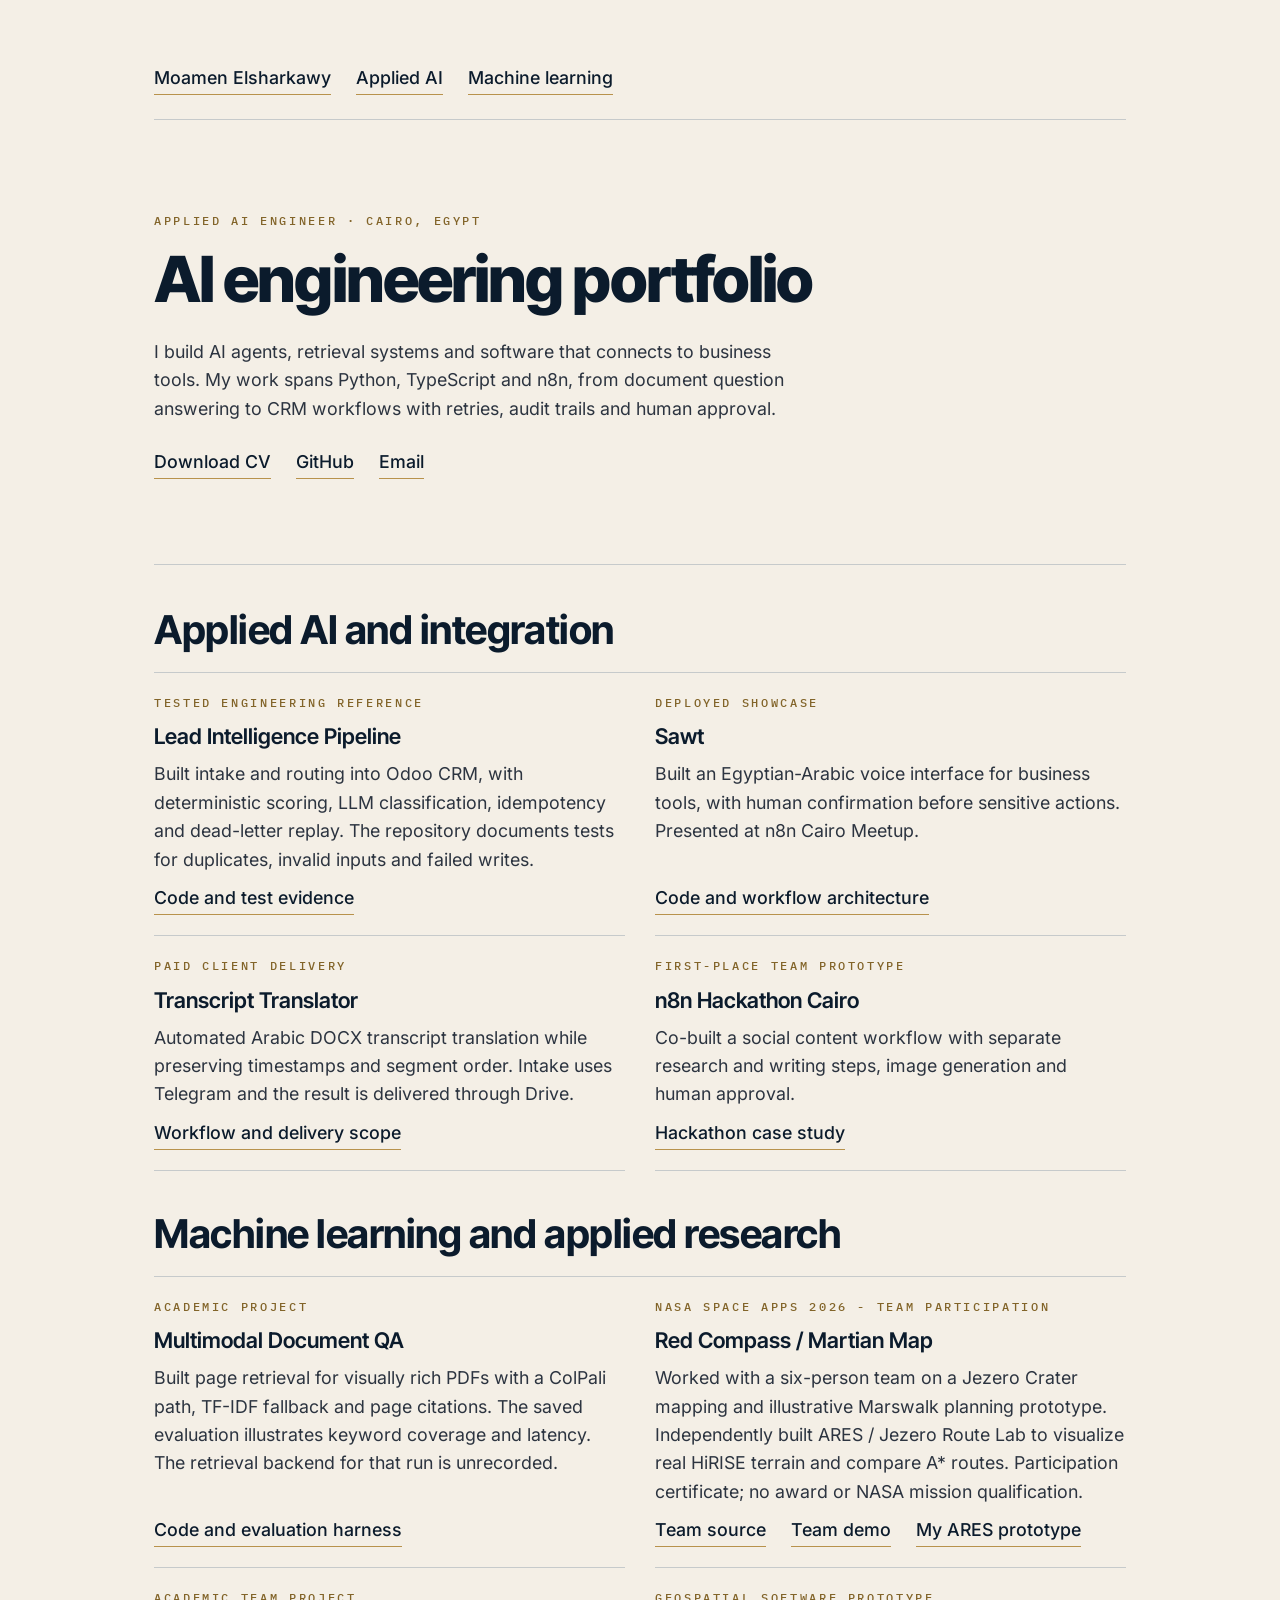
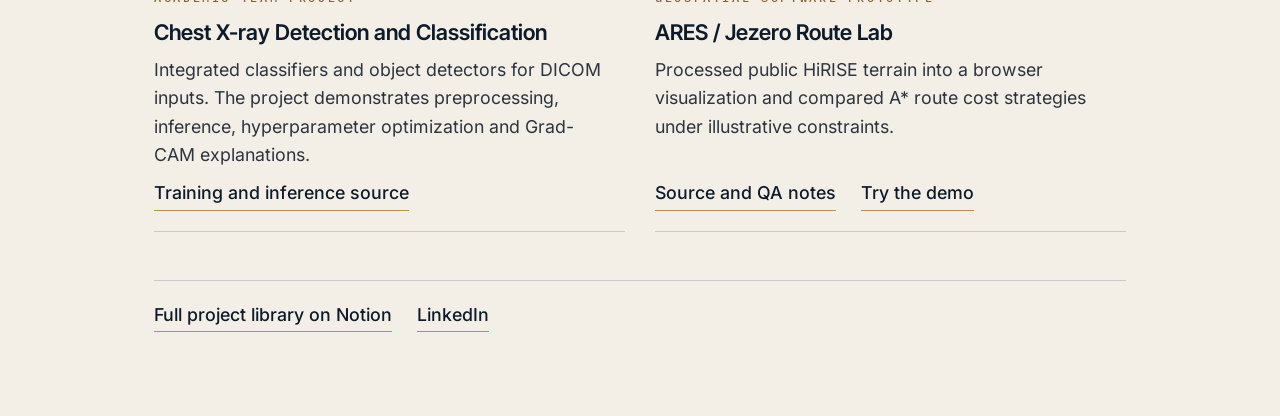
<file: engineering.html>
<!doctype html>
<html lang="en">
<head>
  <meta charset="utf-8">
  <meta name="viewport" content="width=device-width, initial-scale=1">
  <title>Engineering portfolio | Moamen Elsharkawy</title>
  <meta name="description" content="Applied AI, machine learning and software engineering projects by Moamen Elsharkawy, with source code, test evidence and demonstrations.">
  <link rel="canonical" href="https://moamen-elsharkawy.github.io/engineering.html">
  <link rel="icon" type="image/svg+xml" href="./assets/favicon.svg">
  <link rel="stylesheet" href="./assets/fonts.css">
  <link rel="stylesheet" href="./assets/tokens.css">
  <link rel="stylesheet" href="./assets/site.css">
  <style>
    .engineering { width: min(1100px, 100%); margin-inline: auto; padding: clamp(24px, 5vw, 76px); }
    .engineering nav, .action-links { display: flex; flex-wrap: wrap; gap: .7rem 1.4rem; }
    .engineering a { text-underline-offset: .22em; overflow-wrap: anywhere; }
    .engineering a:focus-visible { outline: 2px solid currentColor; outline-offset: 4px; }
    .engineering header { border-block: 1px solid var(--hairline); padding-block: clamp(26px, 7vw, 85px); margin-block: 24px 42px; }
    .engineering h1 { max-width: 16ch; margin-block: 9px 24px; }
    .intro { max-width: 60ch; margin-block: 15px 25px; }
    .engineering h2 { margin-block: 40px 18px; }
    .projects { display: grid; grid-template-columns: repeat(2, minmax(0, 1fr)); gap: 0 30px; border-top: 1px solid var(--hairline); }
    .project { display: flex; flex-direction: column; padding-block: 20px; border-bottom: 1px solid var(--hairline); gap: 10px; }
    .project h3 { margin: 0; }
    .project .action-links { margin-top: auto; }
    .engineering footer { margin-top: 48px; padding-block: 20px; border-top: 1px solid var(--hairline); }
    @media (max-width: 650px) { .projects { grid-template-columns: 1fr; } }
  </style>
</head>
<body>
  <a class="skip" href="#main">Skip to content</a>
  <main id="main" class="engineering">
    <nav aria-label="Page navigation">
      <a class="link-underline" href="./index.html">Moamen Elsharkawy</a>
      <a class="link-underline" href="#applied">Applied AI</a>
      <a class="link-underline" href="#models">Machine learning</a>
    </nav>
    <header>
      <p class="kicker">Applied AI engineer · Cairo, Egypt</p>
      <h1>AI engineering portfolio</h1>
      <p class="intro">I build AI agents, retrieval systems and software that connects to business tools. My work spans Python, TypeScript and n8n, from document question answering to CRM workflows with retries, audit trails and human approval.</p>
      <div class="action-links">
        <a class="link-underline" href="./assets/Moamen-Elsharkawy-CV.pdf">Download CV</a>
        <a class="link-underline" href="https://github.com/Moamen-Elsharkawy">GitHub</a>
        <a class="link-underline" href="mailto:contact@moamen-ai.com">Email</a>
      </div>
    </header>
    <section aria-labelledby="applied">
      <h2 id="applied">Applied AI and integration</h2>
      <div class="projects">
        <article class="project">
          <p class="kicker">Tested engineering reference</p>
          <h3>Lead Intelligence Pipeline</h3>
          <p>Built intake and routing into Odoo CRM, with deterministic scoring, LLM classification, idempotency and dead-letter replay. The repository documents tests for duplicates, invalid inputs and failed writes.</p>
          <div class="action-links"><a class="link-underline" href="https://github.com/Moamen-Elsharkawy/lead-intelligence-pipeline">Code and test evidence</a></div>
        </article>
        <article class="project">
          <p class="kicker">Deployed showcase</p>
          <h3>Sawt</h3>
          <p>Built an Egyptian-Arabic voice interface for business tools, with human confirmation before sensitive actions. Presented at n8n Cairo Meetup.</p>
          <div class="action-links"><a class="link-underline" href="https://github.com/Moamen-Elsharkawy/sawt-voice-command-layer">Code and workflow architecture</a></div>
        </article>
        <article class="project">
          <p class="kicker">Paid client delivery</p>
          <h3>Transcript Translator</h3>
          <p>Automated Arabic DOCX transcript translation while preserving timestamps and segment order. Intake uses Telegram and the result is delivered through Drive.</p>
          <div class="action-links"><a class="link-underline" href="https://github.com/Moamen-Elsharkawy/transcript-translator-bot">Workflow and delivery scope</a></div>
        </article>
        <article class="project">
          <p class="kicker">First-place team prototype</p>
          <h3>n8n Hackathon Cairo</h3>
          <p>Co-built a social content workflow with separate research and writing steps, image generation and human approval.</p>
          <div class="action-links"><a class="link-underline" href="https://app.notion.com/p/4111df9dd8148162a33df10fcd00839c">Hackathon case study</a></div>
        </article>
      </div>
    </section>
    <section aria-labelledby="models">
      <h2 id="models">Machine learning and applied research</h2>
      <div class="projects">
        <article class="project">
          <p class="kicker">Academic project</p>
          <h3>Multimodal Document QA</h3>
          <p>Built page retrieval for visually rich PDFs with a ColPali path, TF-IDF fallback and page citations. The saved evaluation illustrates keyword coverage and latency. The retrieval backend for that run is unrecorded.</p>
          <div class="action-links"><a class="link-underline" href="https://github.com/Moamen-Elsharkawy/multimodal-rag-colpali">Code and evaluation harness</a></div>
        </article>
        <article class="project">
          <p class="kicker">NASA Space Apps 2026 - team participation</p>
          <h3>Red Compass / Martian Map</h3>
          <p>Worked with a six-person team on a Jezero Crater mapping and illustrative Marswalk planning prototype. Independently built ARES / Jezero Route Lab to visualize real HiRISE terrain and compare A* routes. Participation certificate; no award or NASA mission qualification.</p>
          <div class="action-links">
            <a class="link-underline" href="https://github.com/Abodawoud/Nasa-Challenge-Martian-Map">Team source</a>
            <a class="link-underline" href="https://nasa-challenge-martian-map.vercel.app/">Team demo</a>
            <a class="link-underline" href="https://github.com/Moamen-Elsharkawy/ares-jezero-route-lab">My ARES prototype</a>
          </div>
        </article>
        <article class="project">
          <p class="kicker">Academic team project</p>
          <h3>Chest X-ray Detection and Classification</h3>
          <p>Integrated classifiers and object detectors for DICOM inputs. The project demonstrates preprocessing, inference, hyperparameter optimization and Grad-CAM explanations.</p>
          <div class="action-links"><a class="link-underline" href="https://github.com/Moamen-Elsharkawy/chest-xray-pneumonia-detection">Training and inference source</a></div>
        </article>
        <article class="project">
          <p class="kicker">Geospatial software prototype</p>
          <h3>ARES / Jezero Route Lab</h3>
          <p>Processed public HiRISE terrain into a browser visualization and compared A* route cost strategies under illustrative constraints.</p>
          <div class="action-links">
            <a class="link-underline" href="https://github.com/Moamen-Elsharkawy/ares-jezero-route-lab">Source and QA notes</a>
            <a class="link-underline" href="https://moamen-elsharkawy.github.io/ares-jezero-route-lab/">Try the demo</a>
          </div>
        </article>
      </div>
    </section>
    <footer class="action-links">
      <a class="link-underline" href="https://app.notion.com/p/c201df9dd81482998591011f978b1bda">Full project library on Notion</a>
      <a class="link-underline" href="https://www.linkedin.com/in/moamen--elsharkawy/">LinkedIn</a>
    </footer>
  </main>
</body>
</html>
</file>
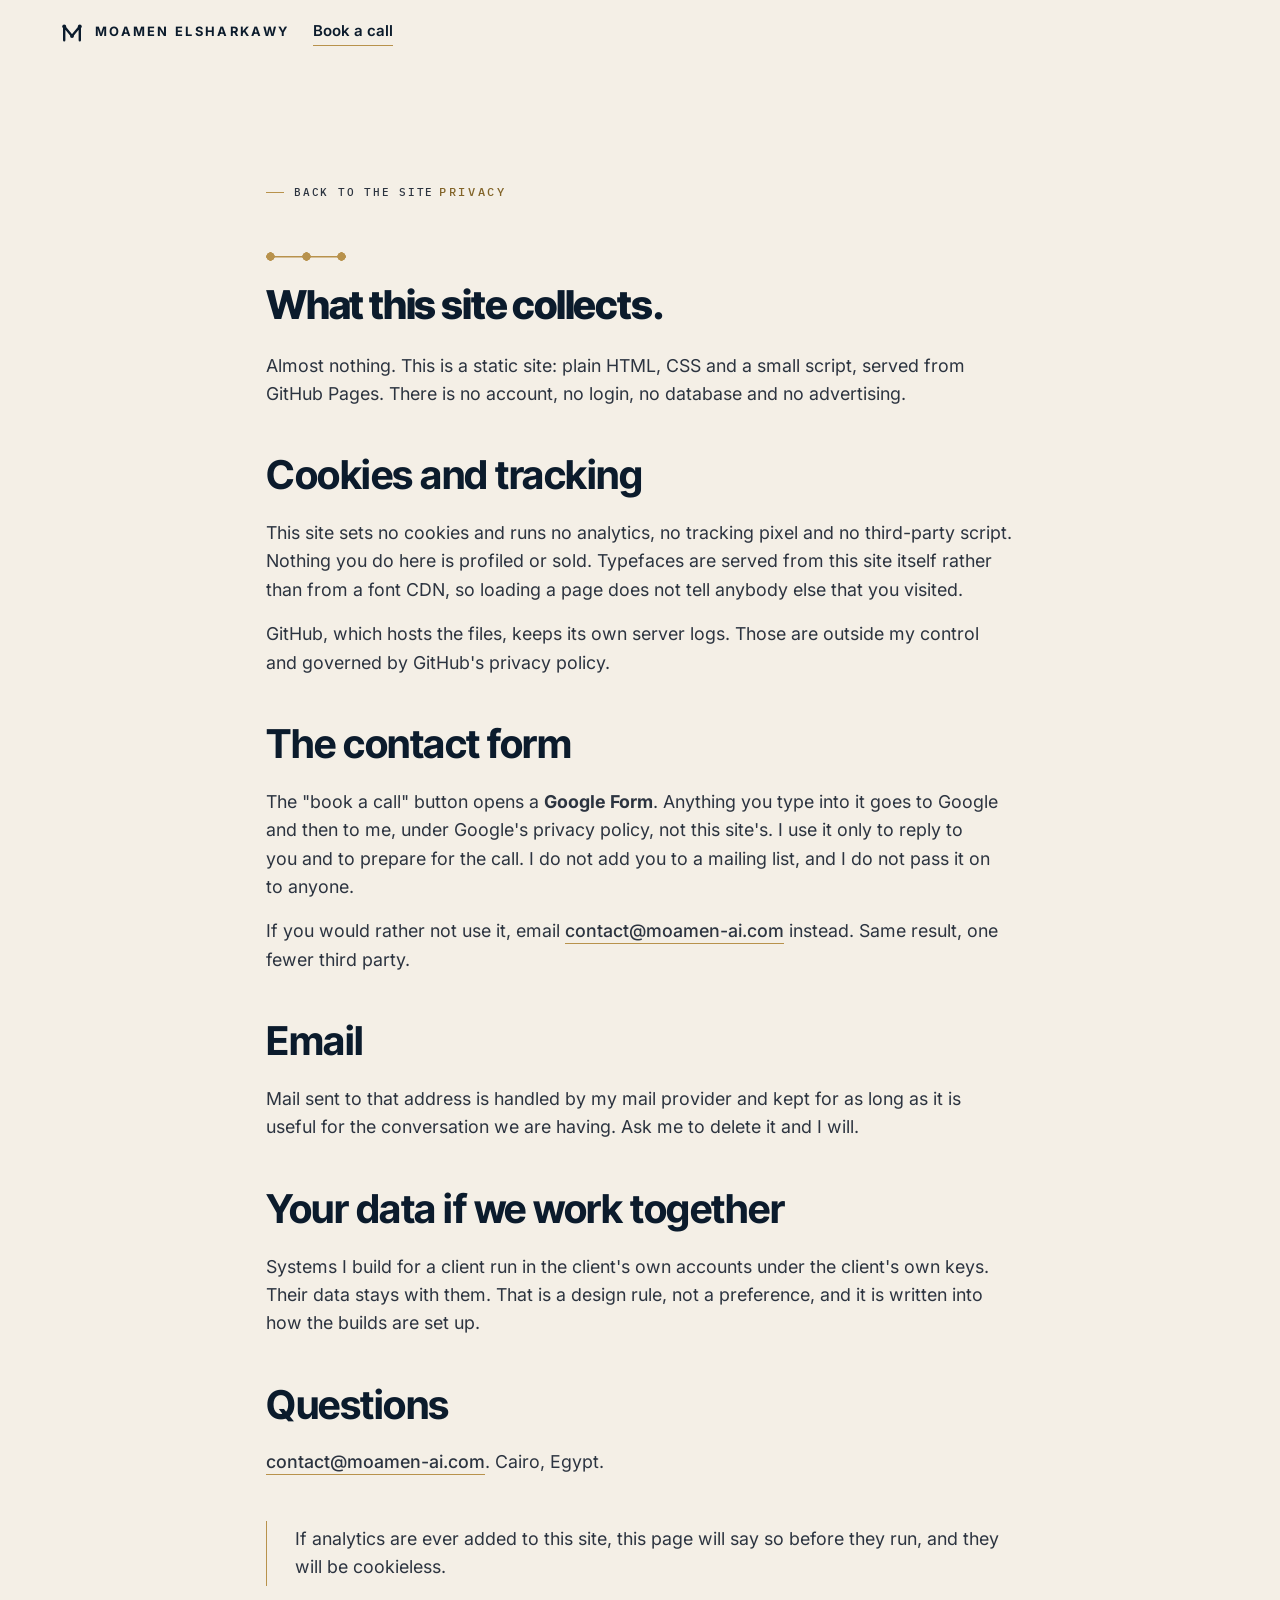
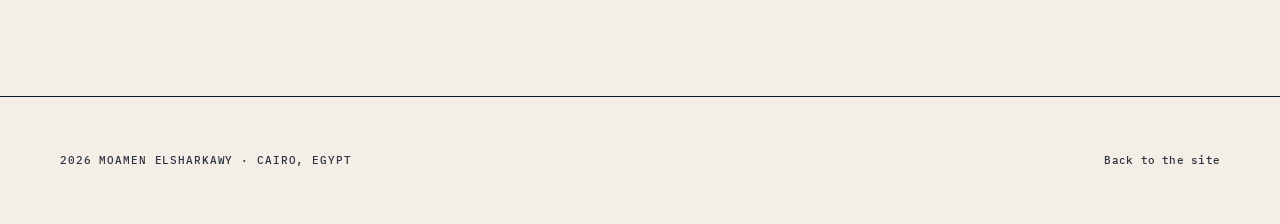
<file: privacy.html>
<!doctype html>
<html lang="en">
<head>
<meta charset="utf-8">
<meta name="viewport" content="width=device-width, initial-scale=1">
<title>Privacy - Moamen Elsharkawy</title>
<meta name="description" content="What this site collects, which is almost nothing, and what happens to anything you send through the contact form.">
<meta name="robots" content="noindex">
<link rel="icon" type="image/svg+xml" href="./assets/favicon.svg">
<link rel="apple-touch-icon" href="./assets/apple-touch-icon.png">
<link rel="stylesheet" href="./assets/fonts.css">
<link rel="stylesheet" href="./assets/tokens.css">
<link rel="stylesheet" href="./assets/site.css">
<link rel="stylesheet" href="./assets/case.css">
<link rel="canonical" href="https://moamen-elsharkawy.github.io/privacy.html">
</head>
<body>

<a class="skip" href="#main">Skip to content</a>

<header class="masthead" id="masthead">
  <div class="masthead-inner">
    <a class="lockup" href="./index.html" aria-label="Moamen Elsharkawy, home">
      <svg viewBox="0 0 120 120" width="26" height="26" aria-hidden="true" focusable="false">
        <path d="M24 30 L24 94 M24 30 L60 74 L96 30 M96 30 L96 94" fill="none" stroke="currentColor"
              stroke-width="11" stroke-linecap="round" stroke-linejoin="round"/>
        <circle cx="24" cy="30" r="9" fill="currentColor"/><circle cx="96" cy="30" r="9" fill="currentColor"/>
        <circle cx="60" cy="74" r="9" fill="currentColor"/>
      </svg>
      <span class="wordmark">Moamen Elsharkawy</span>
    </a>
    <div class="masthead-right">
      <a class="cta-text" href="https://forms.gle/fLnBwHJd6BJu7HY66">Book a call</a>
    </div>
  </div>
</header>

<main id="main">
<section class="band">
  <div class="container case-body">
    <a class="back-link" href="./index.html">Back to the site</a>
    <span class="kicker">Privacy</span>
    <span class="node-rule" aria-hidden="true" style="margin:12px 0 22px"></span>
    <h1 style="font-size:var(--fs-h2)">What this site collects.</h1>

    <p style="margin-top:24px">Almost nothing. This is a static site: plain HTML, CSS and a small
      script, served from GitHub Pages. There is no account, no login, no database and no advertising.</p>

    <h2 style="margin-top:44px">Cookies and tracking</h2>
    <p>This site sets no cookies and runs no analytics, no tracking pixel and no third-party
      script. Nothing you do here is profiled or sold. Typefaces are served from this site itself
      rather than from a font CDN, so loading a page does not tell anybody else that you visited.</p>
    <p>GitHub, which hosts the files, keeps its own server logs. Those are outside my control and
      governed by GitHub's privacy policy.</p>

    <h2 style="margin-top:44px">The contact form</h2>
    <p>The "book a call" button opens a <strong>Google Form</strong>. Anything you type into it goes to
      Google and then to me, under Google's privacy policy, not this site's. I use it only to reply to
      you and to prepare for the call. I do not add you to a mailing list, and I do not pass it on to
      anyone.</p>
    <p>If you would rather not use it, email <a class="link-underline"
      href="mailto:contact@moamen-ai.com">contact@moamen-ai.com</a> instead. Same result, one fewer
      third party.</p>

    <h2 style="margin-top:44px">Email</h2>
    <p>Mail sent to that address is handled by my mail provider and kept for as long as it is useful
      for the conversation we are having. Ask me to delete it and I will.</p>

    <h2 style="margin-top:44px">Your data if we work together</h2>
    <p>Systems I build for a client run in the client's own accounts under the client's own keys. Their
      data stays with them. That is a design rule, not a preference, and it is written into how the
      builds are set up.</p>

    <h2 style="margin-top:44px">Questions</h2>
    <p><a class="link-underline" href="mailto:contact@moamen-ai.com">contact@moamen-ai.com</a>. Cairo,
      Egypt.</p>

    <div class="callout" style="margin-top:44px">
      <p>If analytics are ever added to this site, this page will say so before they run, and they will
        be cookieless.</p>
    </div>
  </div>
</section>
</main>

<footer class="colophon">
  <div class="container">
    <div class="colophon-bottom" style="margin-top:0;border-top:0;padding-top:0">
      <p>2026 Moamen Elsharkawy &middot; Cairo, Egypt</p>
      <p><a href="./index.html">Back to the site</a></p>
    </div>
  </div>
</footer>

<script src="./assets/site.js" defer></script>
</body>
</html>
</file>
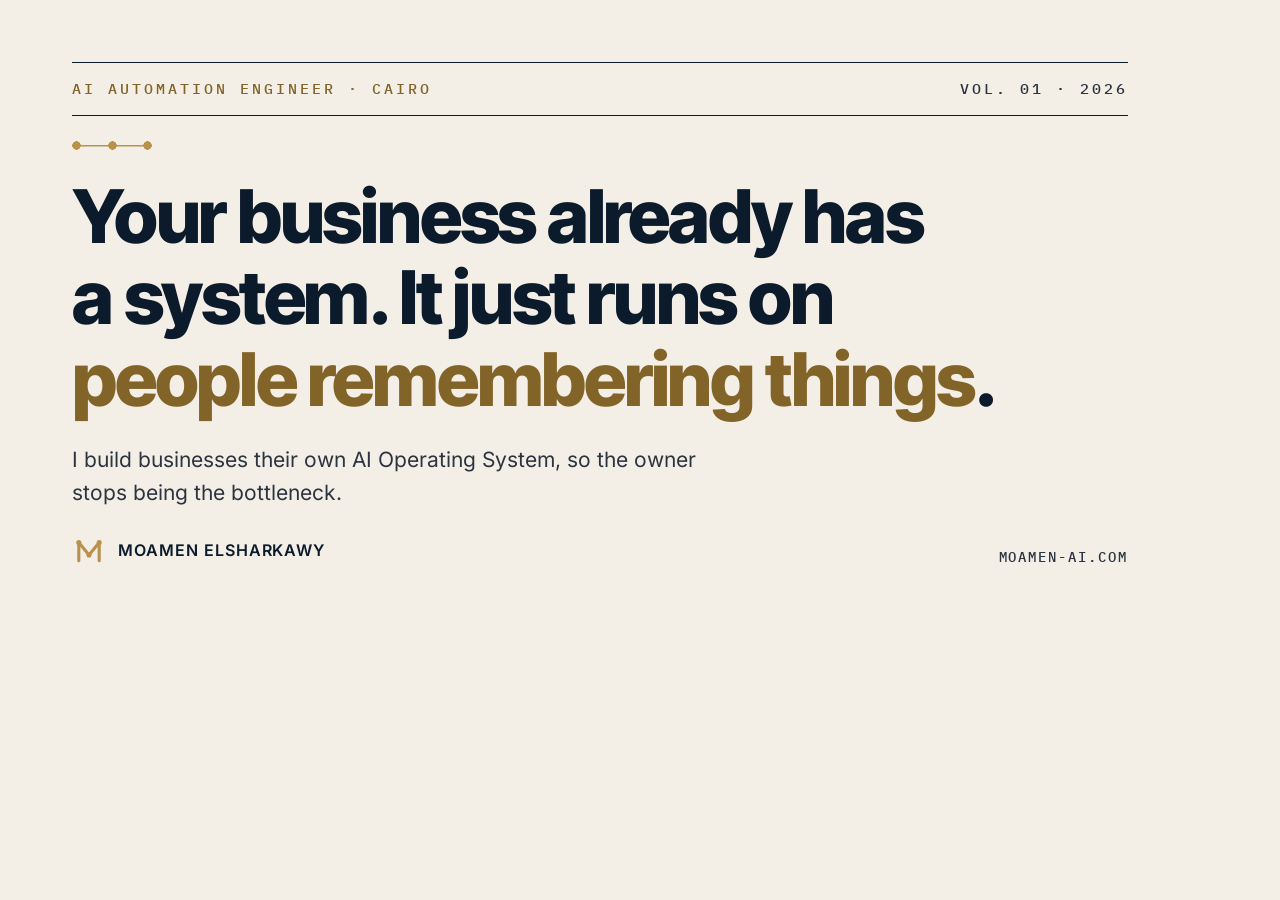
<file: assets/og-card.html>
<!doctype html>
<!-- Source for assets/og-card.png (1200x630). Render with:
       node projects/internal/personal-site/tools/make-assets.mjs --og
     This is a fixed-size render canvas, NOT a page: tools/site-qa.mjs deliberately does not walk
     site/assets/, because at 390px wide this file reports ~810px of overflow and would fail the
     gate on every run. -->
<html lang="en">
<head>
<meta charset="utf-8">
<link rel="stylesheet" href="./fonts.css">
<link rel="stylesheet" href="./tokens.css">
<style>
  html, body { margin: 0; padding: 0; }
  .card {
    width: 1200px; height: 630px; background: var(--pearl-ivory);
    padding: 62px 72px; box-sizing: border-box;
    display: flex; flex-direction: column; justify-content: space-between;
    font-family: var(--font-body); position: relative;
  }
  .rule-top, .rule-bot { height: 1px; background: var(--obsidian-navy); }
  .meta-row {
    display: flex; justify-content: space-between; align-items: baseline;
    padding: 14px 0; font-family: var(--font-mono); font-weight: 500;
    font-size: 15px; letter-spacing: 0.2em; text-transform: uppercase;
  }
  .meta-row .k { color: #826429; }        /* --brass-deep: brass text on Pearl */
  .meta-row .r { color: var(--graphite); }
  h1 {
    font-family: var(--font-display); font-weight: 800; font-size: 74px; line-height: 1.1;
    letter-spacing: -0.03em; color: var(--obsidian-navy); max-width: 20ch; margin: 0;
  }
  h1 em { font-style: normal; color: #826429; }
  .lead { font-size: 21px; line-height: 1.55; color: var(--graphite); max-width: 52ch; margin-top: 24px; }
  .node-rule { display: block; width: 80px; margin-bottom: 26px; }  /* tokens.css sets no display */
  .foot { display: flex; justify-content: space-between; align-items: flex-end; }
  .sig { display: inline-flex; align-items: center; gap: 12px; }
  .sig span {
    font-weight: 600; font-size: 16px; letter-spacing: 0.06em; text-transform: uppercase;
    color: var(--obsidian-navy);
  }
  .url { font-family: var(--font-mono); font-weight: 500; font-size: 14px;
         letter-spacing: 0.14em; text-transform: uppercase; color: var(--graphite); }
</style>
</head>
<body>
<div class="card">
  <div>
    <div class="rule-top"></div>
    <div class="meta-row">
      <span class="k">AI automation engineer &middot; Cairo</span>
      <span class="r">Vol. 01 &middot; 2026</span>
    </div>
    <div class="rule-bot"></div>
  </div>

  <div>
    <span class="node-rule"></span>
    <h1>Your business already has a system. It just runs on <em>people remembering things</em>.</h1>
    <p class="lead">I build businesses their own AI Operating System, so the owner stops being the
      bottleneck.</p>
  </div>

  <div class="foot">
    <div class="sig">
      <svg viewBox="0 0 120 120" width="34" height="34" style="color:#B8924C">
        <path d="M24 30 L24 94 M24 30 L60 74 L96 30 M96 30 L96 94" fill="none" stroke="currentColor"
              stroke-width="11" stroke-linecap="round" stroke-linejoin="round"/>
        <circle cx="24" cy="30" r="9" fill="currentColor"/><circle cx="96" cy="30" r="9" fill="currentColor"/>
        <circle cx="60" cy="74" r="9" fill="currentColor"/>
      </svg>
      <span>Moamen Elsharkawy</span>
    </div>
    <span class="url">moamen-ai.com</span>
  </div>
</div>
</body>
</html>
</file>
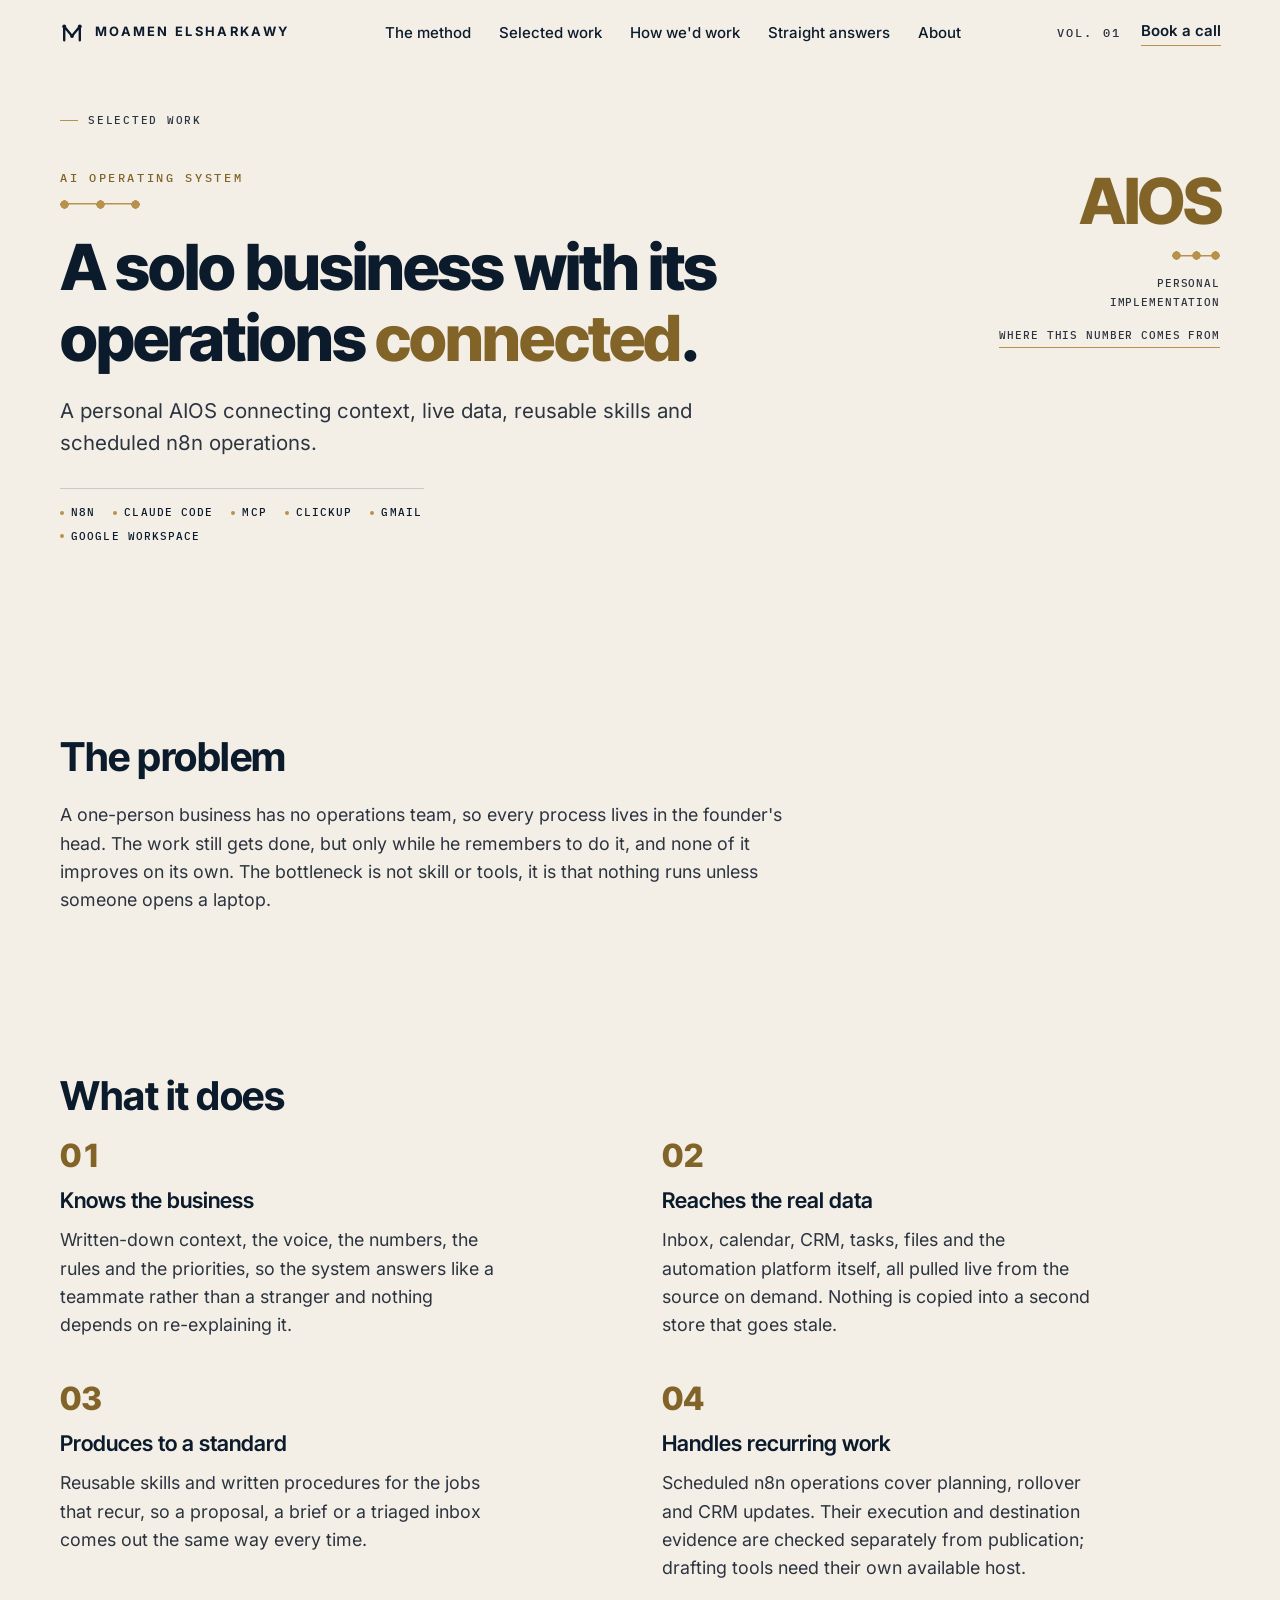
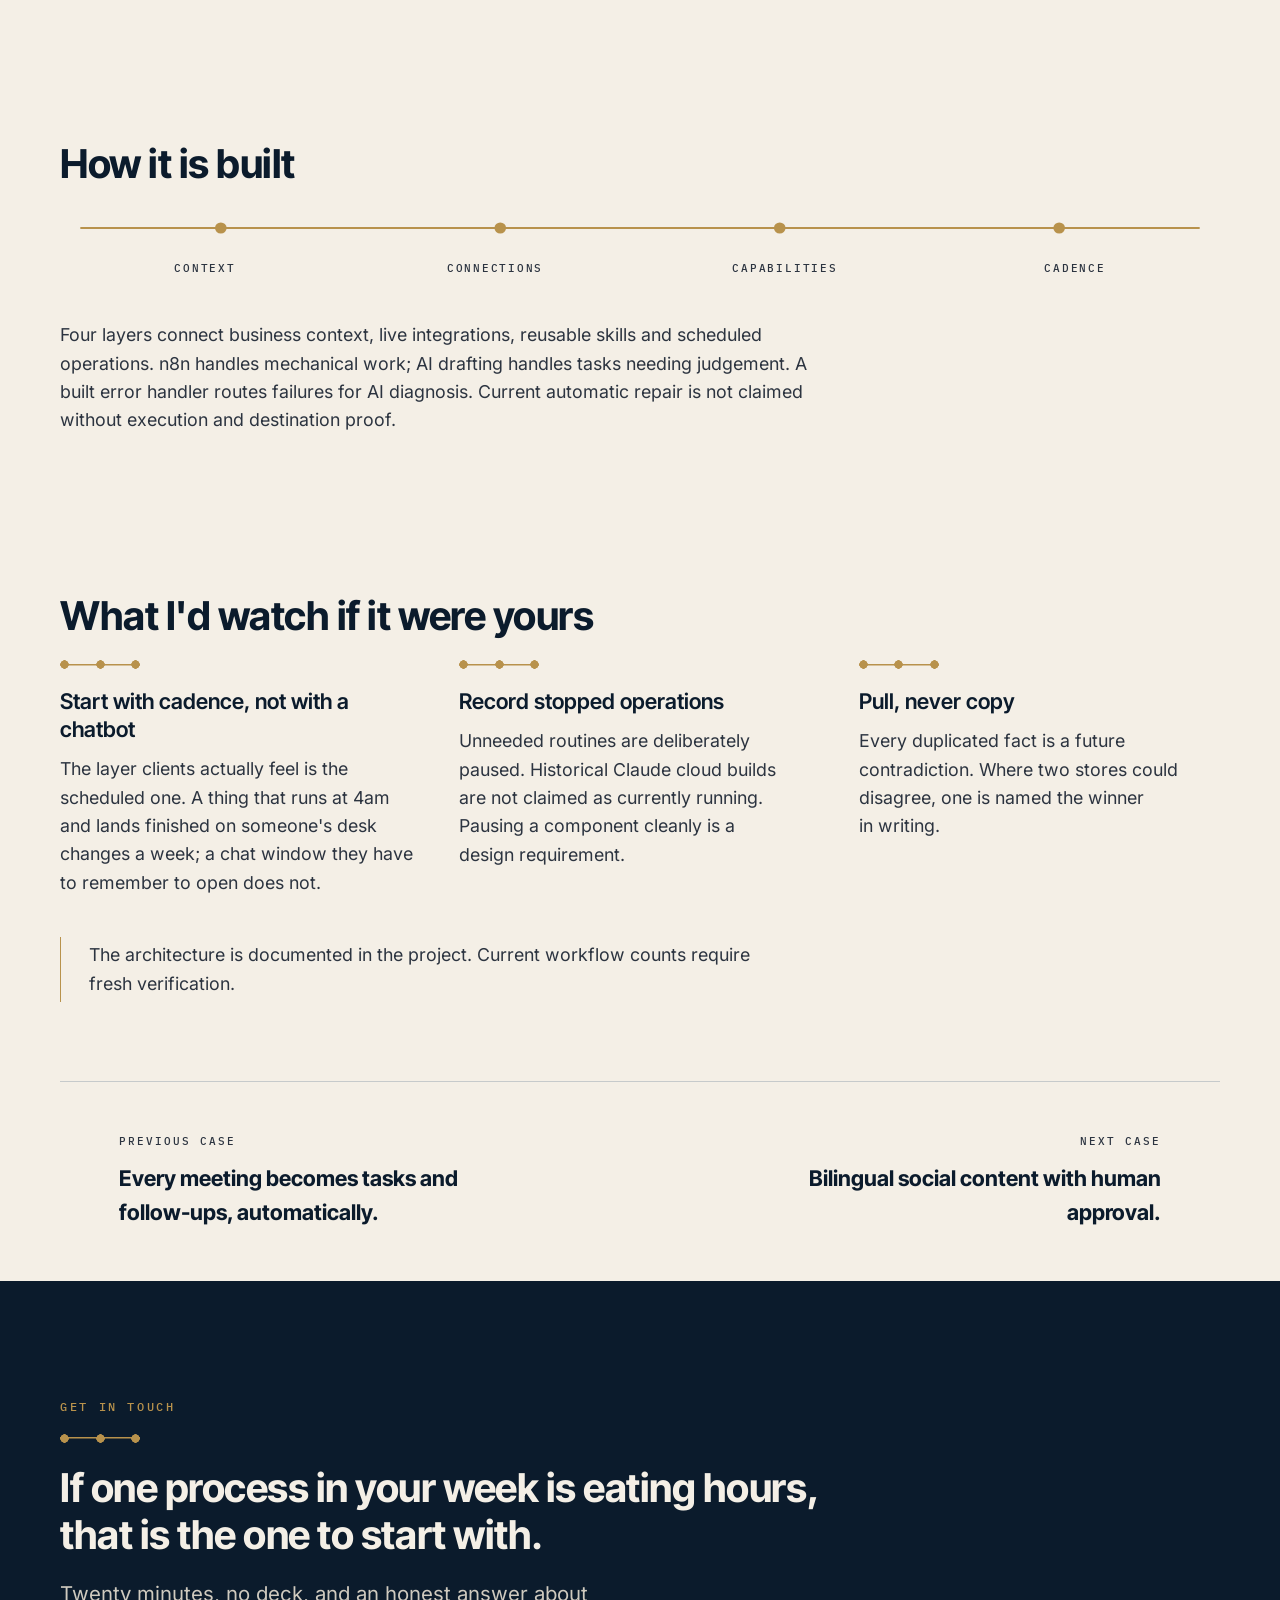
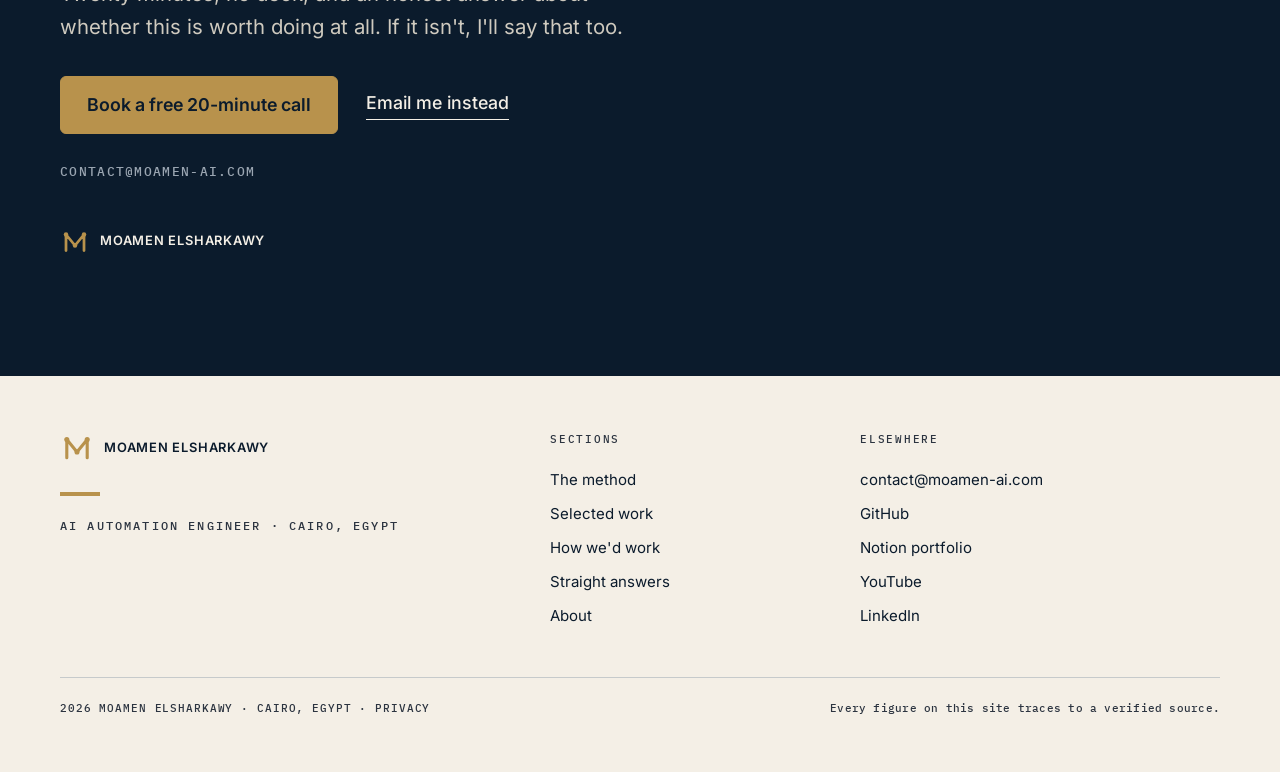
<file: work/aios.html>
<!doctype html>
<html lang="en">
<!-- GENERATED by tools/build-cases.mjs. DO NOT EDIT - edit the CASES data in that file and re-run. -->
<head>
<meta charset="utf-8">
<meta name="viewport" content="width=device-width, initial-scale=1">
<title>A solo business with its operations connected. - Moamen Elsharkawy</title>
<meta name="description" content="A personal AIOS connecting context, live data, reusable skills and scheduled n8n operations.">
<link rel="icon" type="image/svg+xml" href="../assets/favicon.svg">
<link rel="apple-touch-icon" href="../assets/apple-touch-icon.png">
<link rel="preload" href="../assets/fonts/InterTight-var-latin.woff2" as="font" type="font/woff2" crossorigin>
<link rel="preload" href="../assets/fonts/Inter-var-latin.woff2" as="font" type="font/woff2" crossorigin>
<link rel="stylesheet" href="../assets/fonts.css">
<link rel="stylesheet" href="../assets/tokens.css">
<link rel="stylesheet" href="../assets/site.css">
<link rel="stylesheet" href="../assets/case.css">
<meta property="og:type" content="article">
<meta property="og:title" content="A solo business with its operations connected.">
<meta property="og:description" content="A personal AIOS connecting context, live data, reusable skills and scheduled n8n operations.">
<meta property="og:url" content="https://moamen-elsharkawy.github.io/work/aios.html">
<meta property="og:image" content="https://moamen-elsharkawy.github.io/assets/img/cover-aios.png">
<meta name="twitter:card" content="summary_large_image">
<meta name="twitter:image" content="https://moamen-elsharkawy.github.io/assets/img/cover-aios.png">
<link rel="canonical" href="https://moamen-elsharkawy.github.io/work/aios.html">
</head>
<body>

<a class="skip" href="#main">Skip to content</a>

<header class="masthead" id="masthead">
  <div class="masthead-inner">
    <a class="lockup" href="../index.html" aria-label="Moamen Elsharkawy, home">
      <svg viewBox="0 0 120 120" width="26" height="26" aria-hidden="true" focusable="false">
        <path d="M24 30 L24 94 M24 30 L60 74 L96 30 M96 30 L96 94" fill="none" stroke="currentColor"
              stroke-width="11" stroke-linecap="round" stroke-linejoin="round"/>
        <circle cx="24" cy="30" r="9" fill="currentColor"/><circle cx="96" cy="30" r="9" fill="currentColor"/>
        <circle cx="60" cy="74" r="9" fill="currentColor"/>
      </svg>
      <span class="wordmark">Moamen Elsharkawy</span>
    </a>
    <nav class="nav-links" aria-label="Sections">
      <a href="../index.html#method">The method</a>
      <a href="../index.html#work">Selected work</a>
      <a href="../index.html#path">How we'd work</a>
      <a href="../index.html#questions">Straight answers</a>
      <a href="../index.html#about">About</a>
    </nav>
    <div class="masthead-right">
      <span class="meta">Vol. 01</span>
      <a class="cta-text" href="https://forms.gle/fLnBwHJd6BJu7HY66">Book a call</a>
    </div>
  </div>
</header>

<main id="main">

<article>
  <section class="band case-hero">
    <div class="container">
      <a class="back-link" href="../index.html#work">Selected work</a>
      <div class="case-hero-grid">
        <div>
          <span class="kicker">AI operating system</span>
          <span class="node-rule" aria-hidden="true"></span>
          <h1>A solo business with its operations <em>connected</em>.</h1>
          <p class="lead">A personal AIOS connecting context, live data, reusable skills and scheduled n8n operations.</p>
          <ul class="stack-strip"><li>n8n</li><li>Claude Code</li><li>MCP</li><li>ClickUp</li><li>Gmail</li><li>Google Workspace</li></ul>
        </div>
        <div class="case-hero-fig">
          <span class="fig-num">AIOS</span>
          <span class="node-rule" aria-hidden="true"></span>
          <span class="fig-src">Personal implementation</span>
          <a class="prov-back" href="../index.html#n1">Where this number comes from</a>
        </div>
      </div>
      <!-- The cover is NOT rendered in the page body. It is a 2560x1440 render of this same headline
           and this same figure, so on the page it restates what the hero just said, one screen apart,
           for ~150KB. It earns its place as the og:image, where it is the only thing a share preview
           shows - see the <meta> tags above. -->
    </div>
  </section>

  <section class="band band--tight">
    <div class="container">
      <div class="case-body">
        <h2>The problem</h2>
        <p>A one-person business has no operations team, so every process lives in the founder's head. The work still gets done, but only while he remembers to do it, and none of it improves on its own. The bottleneck is not skill or tools, it is that nothing runs unless someone opens a laptop.</p>
      </div>
    </div>
  </section>

  <section class="band band--tight">
    <div class="container">
      <div class="case-body"><h2>What it does</h2></div>
      <div class="grid-2 case-does">
        <div class="item reveal">
          <span class="item-ord">01</span>
          <h3>Knows the business</h3>
          <p>Written-down context, the voice, the numbers, the rules and the priorities, so the system answers like a teammate rather than a stranger and nothing depends on re-explaining it.</p>
        </div>
        <div class="item reveal">
          <span class="item-ord">02</span>
          <h3>Reaches the real data</h3>
          <p>Inbox, calendar, CRM, tasks, files and the automation platform itself, all pulled live from the source on demand. Nothing is copied into a second store that goes stale.</p>
        </div>
        <div class="item reveal">
          <span class="item-ord">03</span>
          <h3>Produces to a standard</h3>
          <p>Reusable skills and written procedures for the jobs that recur, so a proposal, a brief or a triaged inbox comes out the same way every time.</p>
        </div>
        <div class="item reveal">
          <span class="item-ord">04</span>
          <h3>Handles recurring work</h3>
          <p>Scheduled n8n operations cover planning, rollover and CRM updates. Their execution and destination evidence are checked separately from publication; drafting tools need their own available host.</p>
        </div>
      </div>
    </div>
  </section>

  <section class="band band--tight">
    <div class="container">
      <div class="case-body"><h2>How it is built</h2></div>
      <div class="chain-wrap reveal">
        <svg class="chain" viewBox="0 0 1100 40" preserveAspectRatio="none" aria-hidden="true" focusable="false">
          <path class="draw" pathLength="1" d="M20 20 H1080" fill="none" stroke="#B8924C" stroke-width="2" stroke-linecap="round"/>
          <g fill="#B8924C"><circle class="chain-node" cx="152.5" cy="20" r="5.5"/><circle class="chain-node" cx="417.5" cy="20" r="5.5"/><circle class="chain-node" cx="682.5" cy="20" r="5.5"/><circle class="chain-node" cx="947.5" cy="20" r="5.5"/></g>
        </svg>
        <div class="chain-labels" style="grid-template-columns:repeat(4,1fr)">
          <span>Context</span><span>Connections</span><span>Capabilities</span><span>Cadence</span>
        </div>
      </div>
      <div class="case-body"><p>Four layers connect business context, live integrations, reusable skills and scheduled operations. n8n handles mechanical work; AI drafting handles tasks needing judgement. A built error handler routes failures for AI diagnosis. Current automatic repair is not claimed without execution and destination proof.</p></div>
    </div>
  </section>

  <section class="band band--tight">
    <div class="container">
      <div class="case-body"><h2>What I'd watch if it were yours</h2></div>
      <div class="grid-3 case-watch">
        <div class="item reveal">
          <span class="node-rule" aria-hidden="true"></span>
          <h3>Start with cadence, not with a chatbot</h3>
          <p>The layer clients actually feel is the scheduled one. A thing that runs at 4am and lands finished on someone's desk changes a week; a chat window they have to remember to open does not.</p>
        </div>
        <div class="item reveal">
          <span class="node-rule" aria-hidden="true"></span>
          <h3>Record stopped operations</h3>
          <p>Unneeded routines are deliberately paused. Historical Claude cloud builds are not claimed as currently running. Pausing a component cleanly is a design requirement.</p>
        </div>
        <div class="item reveal">
          <span class="node-rule" aria-hidden="true"></span>
          <h3>Pull, never copy</h3>
          <p>Every duplicated fact is a future contradiction. Where two stores could disagree, one is named the winner in writing.</p>
        </div>
      </div>
      <div class="case-body">
        <div class="callout" style="margin-top:40px"><p>The architecture is documented in the project. Current workflow counts require fresh verification.</p></div>
      </div>
    </div>
  </section>

  <nav class="case-nav container" aria-label="Other cases">
    <a class="case-nav-item" href="./meeting-intelligence.html">
      <span class="meta">Previous case</span><strong>Every meeting becomes tasks and follow-ups, automatically.</strong>
    </a>
    <a class="case-nav-item next" href="./instabay-agent.html">
      <span class="meta">Next case</span><strong>Bilingual social content with human approval.</strong>
    </a>
  </nav>
</article>

<section class="band band--dark" id="close">
  <div class="container">
    <div class="close-inner">
      <span class="kicker">Get in touch</span>
      <span class="node-rule" aria-hidden="true" style="margin:14px 0 0"></span>
      <h2>If one process in your week is eating hours, that is the one to start with.</h2>
      <p class="lead">Twenty minutes, no deck, and an honest answer about whether this is worth doing at
        all. If it isn't, I'll say that too.</p>
      <div class="cta-row">
        <a class="btn btn--onDark" href="https://forms.gle/fLnBwHJd6BJu7HY66">Book a free 20-minute call</a>
        <a class="link-underline" style="border-color:var(--pearl-ivory)" href="mailto:contact@moamen-ai.com?subject=The%20process%20that%20eats%20my%20week&body=1.%20The%20process%20I%20mean%3A%0D%0A2.%20Roughly%20how%20often%20it%20happens%3A%0D%0A3.%20The%20tools%20we%20already%20use%3A%0D%0A">Email me instead</a>
      </div>
      <span class="close-mail">contact@moamen-ai.com</span>
      <div class="signature">
        <svg class="sig-mark" viewBox="0 0 120 120" width="30" height="30" style="color:var(--aged-brass)" aria-hidden="true">
          <path d="M24 30 L24 94 M24 30 L60 74 L96 30 M96 30 L96 94" fill="none" stroke="currentColor"
                stroke-width="11" stroke-linecap="round" stroke-linejoin="round"/>
          <circle cx="24" cy="30" r="9" fill="currentColor"/><circle cx="96" cy="30" r="9" fill="currentColor"/>
          <circle cx="60" cy="74" r="9" fill="currentColor"/>
        </svg>
        <span class="sig-name on-dark">Moamen Elsharkawy</span>
      </div>
    </div>
  </div>
</section>

</main>

<footer class="colophon">
  <div class="container">
    <div class="colophon-grid">
      <div>
        <div class="signature">
          <svg class="sig-mark" viewBox="0 0 120 120" width="34" height="34" style="color:var(--aged-brass)" aria-hidden="true">
            <path d="M24 30 L24 94 M24 30 L60 74 L96 30 M96 30 L96 94" fill="none" stroke="currentColor"
                  stroke-width="11" stroke-linecap="round" stroke-linejoin="round"/>
            <circle cx="24" cy="30" r="9" fill="currentColor"/><circle cx="96" cy="30" r="9" fill="currentColor"/>
            <circle cx="60" cy="74" r="9" fill="currentColor"/>
          </svg>
          <span class="sig-name">Moamen Elsharkawy</span>
        </div>
        <span class="rule-brass-bold" aria-hidden="true"></span>
        <span class="meta">AI automation engineer &middot; Cairo, Egypt</span>
      </div>
      <div>
        <h4>Sections</h4>
        <ul class="colophon-links">
          <li><a href="../index.html#method">The method</a></li>
          <li><a href="../index.html#work">Selected work</a></li>
          <li><a href="../index.html#path">How we'd work</a></li>
          <li><a href="../index.html#questions">Straight answers</a></li>
          <li><a href="../index.html#about">About</a></li>
        </ul>
      </div>
      <div>
        <h4>Elsewhere</h4>
        <ul class="colophon-links">
          <li><a href="mailto:contact@moamen-ai.com">contact@moamen-ai.com</a></li>
          <li><a href="https://github.com/Moamen-Elsharkawy">GitHub</a></li>
          <li><a href="https://app.notion.com/p/c201df9dd81482998591011f978b1bda">Notion portfolio</a></li>
          <li><a href="https://www.youtube.com/@moamen-elsharkawy">YouTube</a></li>
          <li><a href="https://www.linkedin.com/in/moamen--elsharkawy">LinkedIn</a></li>
        </ul>
      </div>
    </div>
    <div class="colophon-bottom">
      <p>2026 Moamen Elsharkawy &middot; Cairo, Egypt &middot; <a href="../privacy.html">Privacy</a></p>
      <p>Every figure on this site traces to a verified source.</p>
    </div>
  </div>
</footer>

<div class="mobile-cta-bar">
  <a href="https://forms.gle/fLnBwHJd6BJu7HY66">Book a free 20-minute call</a>
</div>

<script src="../assets/site.js" defer></script>
</body>
</html>
</file>
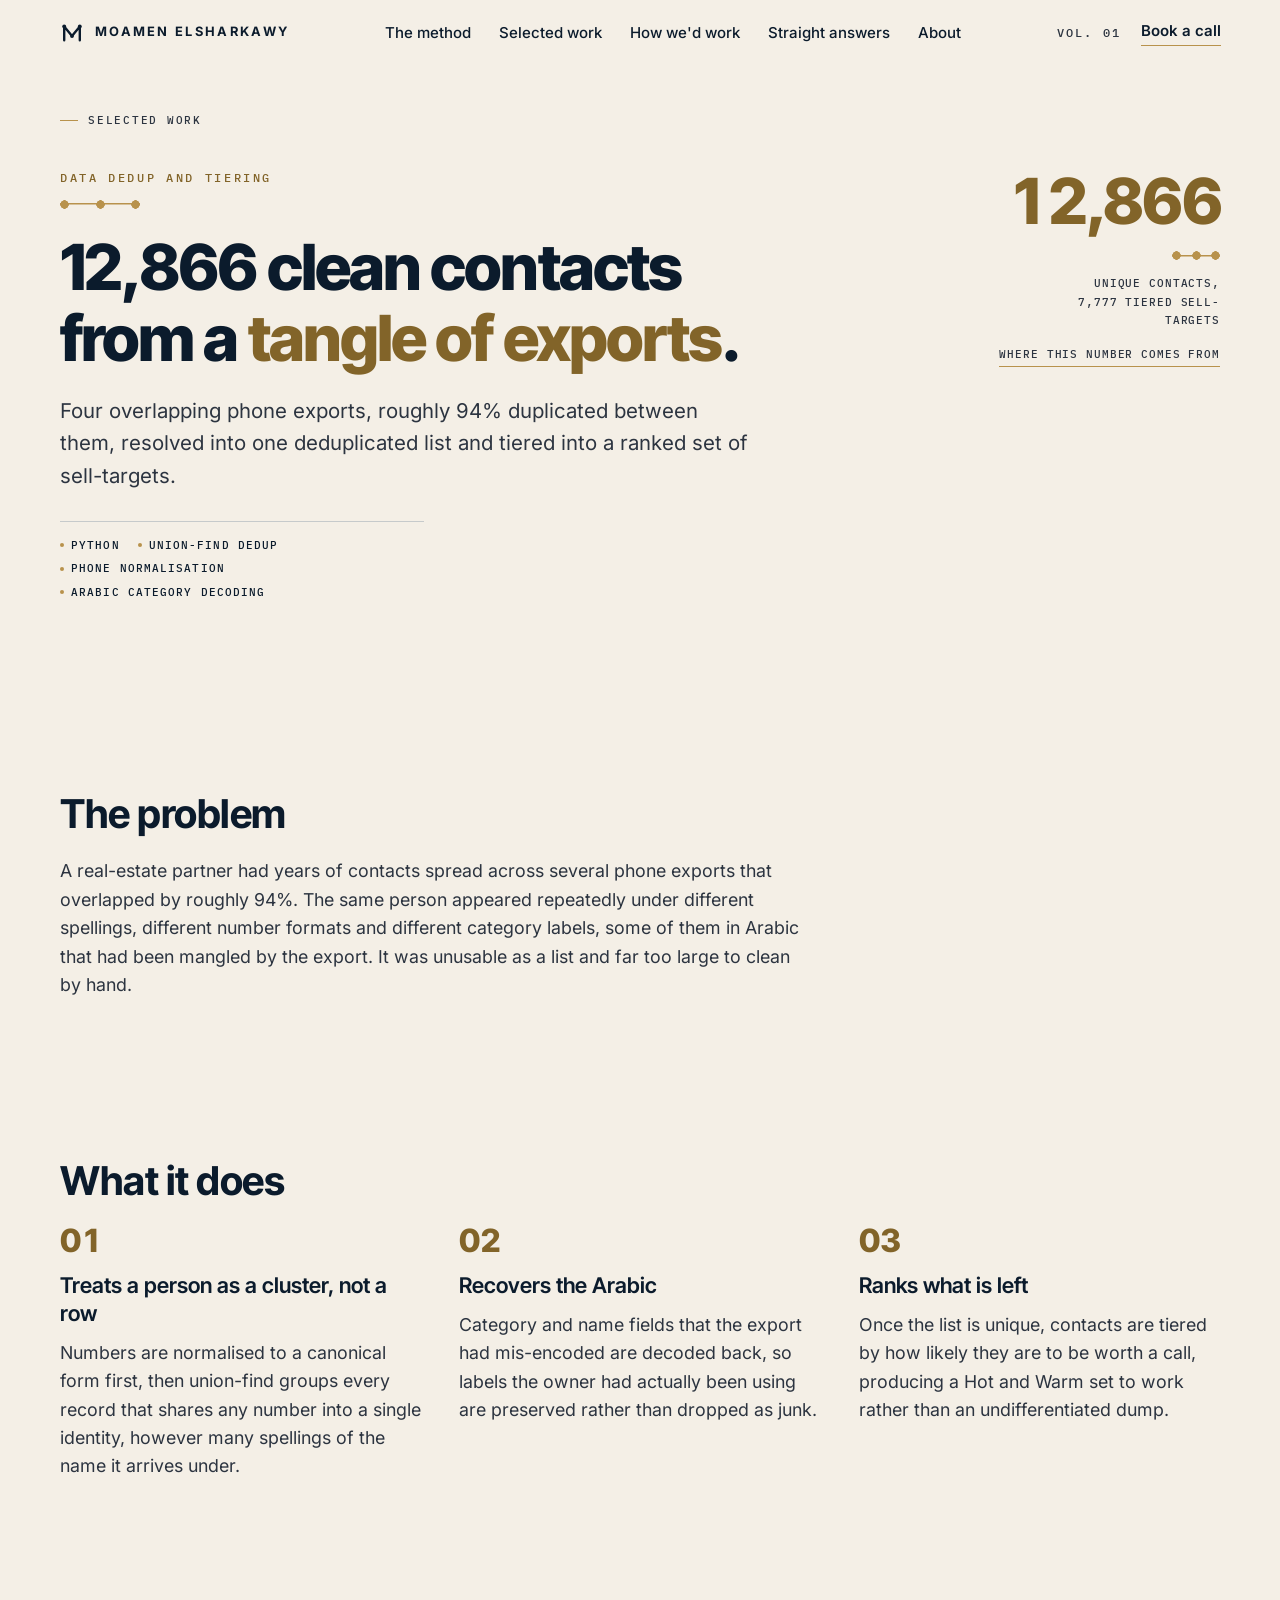
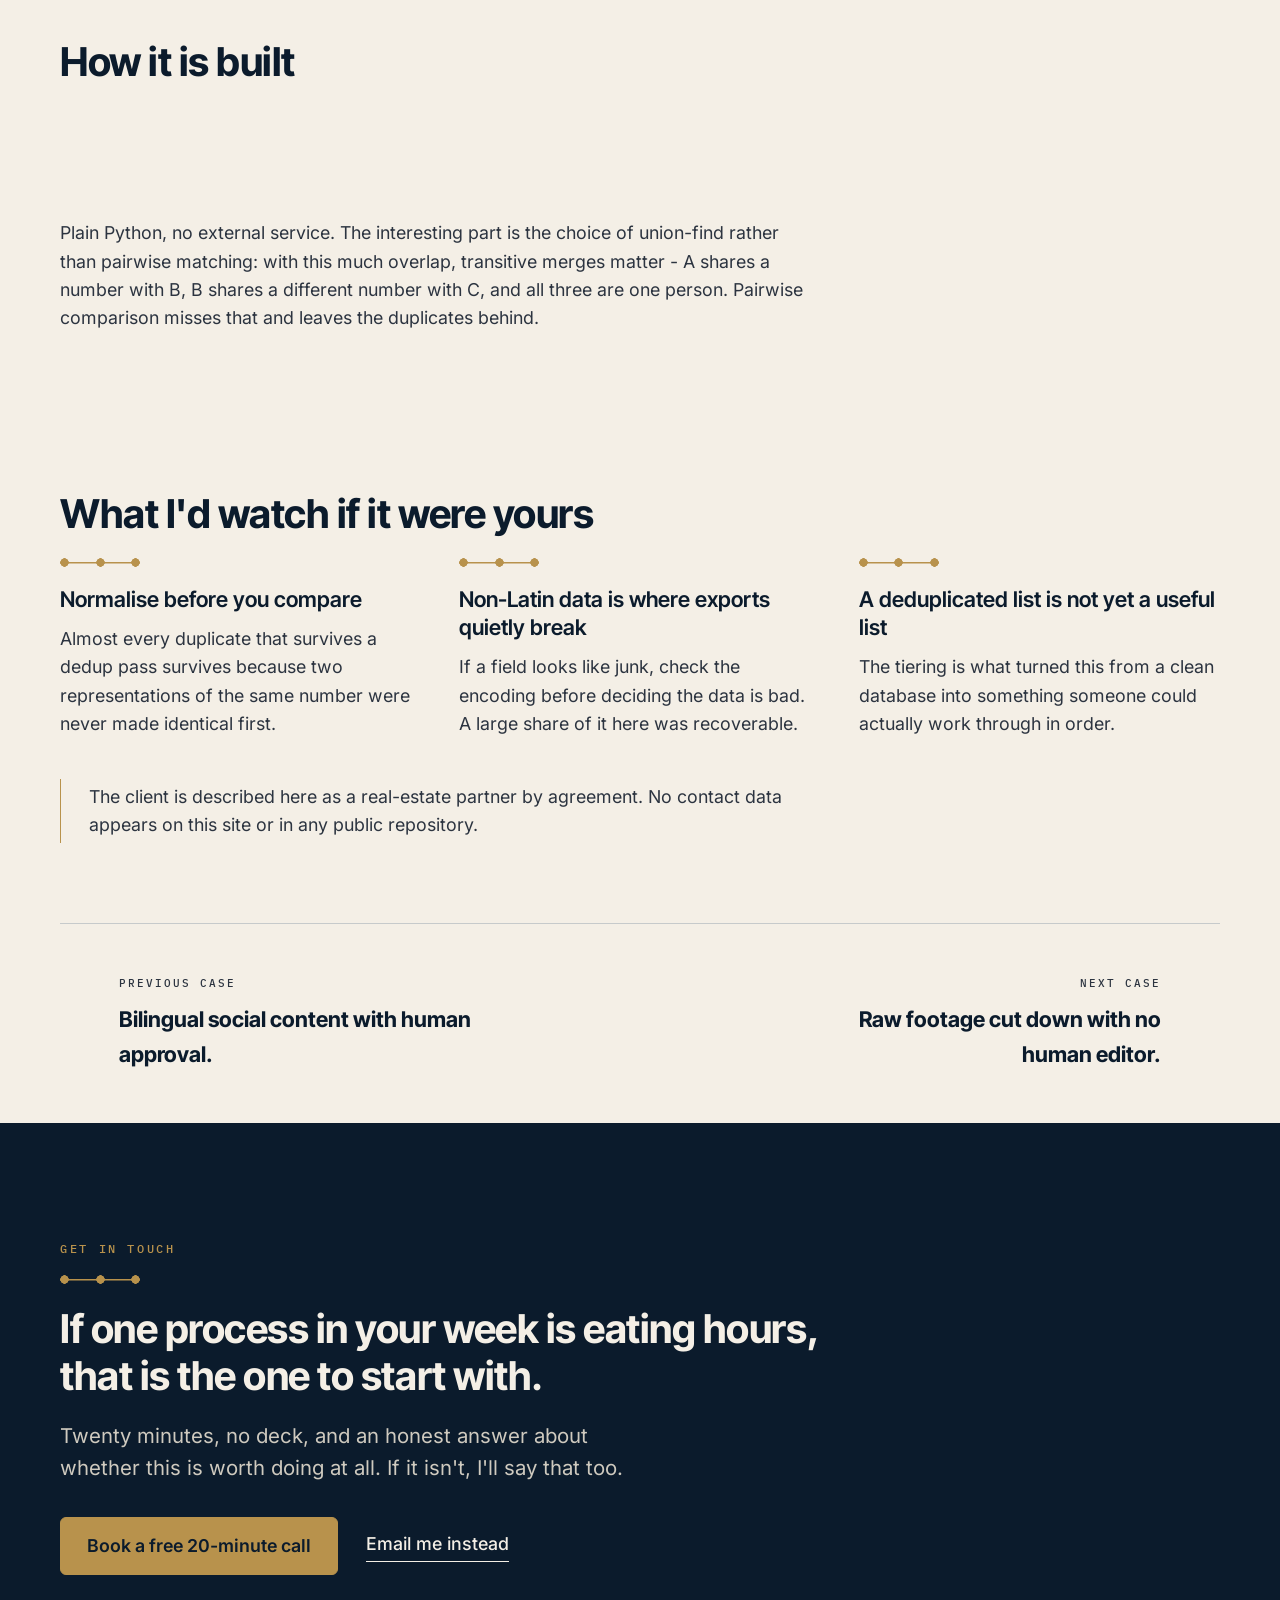
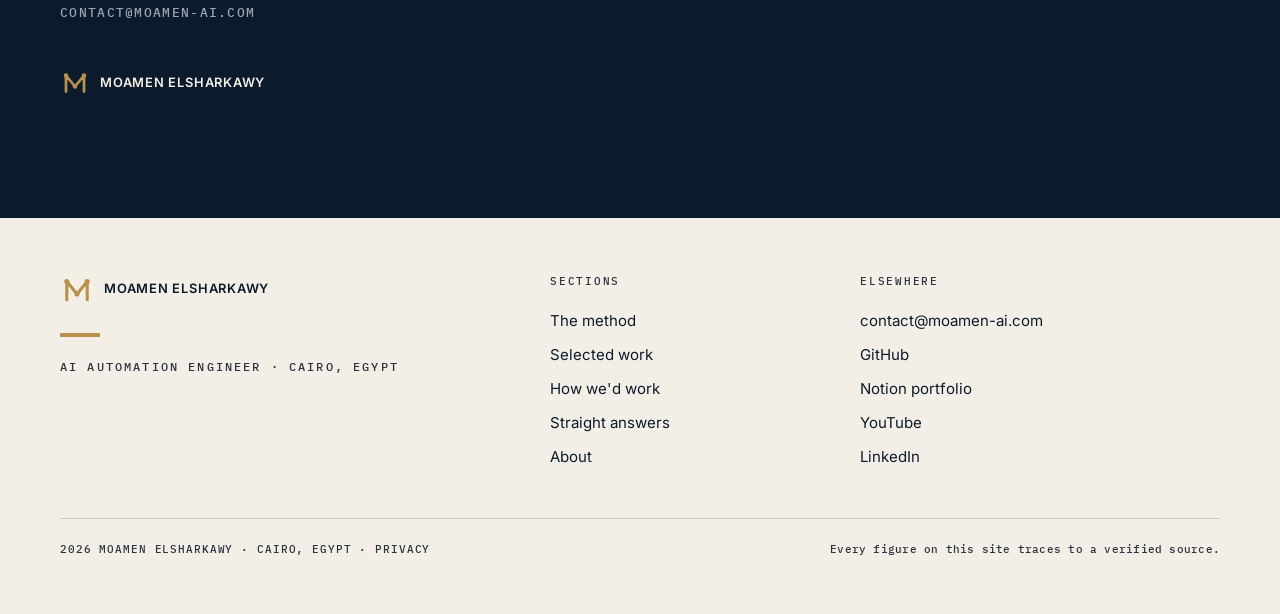
<file: work/contact-intelligence.html>
<!doctype html>
<html lang="en">
<!-- GENERATED by tools/build-cases.mjs. DO NOT EDIT - edit the CASES data in that file and re-run. -->
<head>
<meta charset="utf-8">
<meta name="viewport" content="width=device-width, initial-scale=1">
<title>12,866 clean contacts from a tangle of exports. - Moamen Elsharkawy</title>
<meta name="description" content="Four overlapping phone exports, roughly 94% duplicated between them, resolved into one deduplicated list and tiered into a ranked set of sell-targets.">
<link rel="icon" type="image/svg+xml" href="../assets/favicon.svg">
<link rel="apple-touch-icon" href="../assets/apple-touch-icon.png">
<link rel="preload" href="../assets/fonts/InterTight-var-latin.woff2" as="font" type="font/woff2" crossorigin>
<link rel="preload" href="../assets/fonts/Inter-var-latin.woff2" as="font" type="font/woff2" crossorigin>
<link rel="stylesheet" href="../assets/fonts.css">
<link rel="stylesheet" href="../assets/tokens.css">
<link rel="stylesheet" href="../assets/site.css">
<link rel="stylesheet" href="../assets/case.css">
<meta property="og:type" content="article">
<meta property="og:title" content="12,866 clean contacts from a tangle of exports.">
<meta property="og:description" content="Four overlapping phone exports, roughly 94% duplicated between them, resolved into one deduplicated list and tiered into a ranked set of sell-targets.">
<meta property="og:url" content="https://moamen-elsharkawy.github.io/work/contact-intelligence.html">
<meta property="og:image" content="https://moamen-elsharkawy.github.io/assets/img/cover-contact-intelligence.png">
<meta name="twitter:card" content="summary_large_image">
<meta name="twitter:image" content="https://moamen-elsharkawy.github.io/assets/img/cover-contact-intelligence.png">
<link rel="canonical" href="https://moamen-elsharkawy.github.io/work/contact-intelligence.html">
</head>
<body>

<a class="skip" href="#main">Skip to content</a>

<header class="masthead" id="masthead">
  <div class="masthead-inner">
    <a class="lockup" href="../index.html" aria-label="Moamen Elsharkawy, home">
      <svg viewBox="0 0 120 120" width="26" height="26" aria-hidden="true" focusable="false">
        <path d="M24 30 L24 94 M24 30 L60 74 L96 30 M96 30 L96 94" fill="none" stroke="currentColor"
              stroke-width="11" stroke-linecap="round" stroke-linejoin="round"/>
        <circle cx="24" cy="30" r="9" fill="currentColor"/><circle cx="96" cy="30" r="9" fill="currentColor"/>
        <circle cx="60" cy="74" r="9" fill="currentColor"/>
      </svg>
      <span class="wordmark">Moamen Elsharkawy</span>
    </a>
    <nav class="nav-links" aria-label="Sections">
      <a href="../index.html#method">The method</a>
      <a href="../index.html#work">Selected work</a>
      <a href="../index.html#path">How we'd work</a>
      <a href="../index.html#questions">Straight answers</a>
      <a href="../index.html#about">About</a>
    </nav>
    <div class="masthead-right">
      <span class="meta">Vol. 01</span>
      <a class="cta-text" href="https://forms.gle/fLnBwHJd6BJu7HY66">Book a call</a>
    </div>
  </div>
</header>

<main id="main">

<article>
  <section class="band case-hero">
    <div class="container">
      <a class="back-link" href="../index.html#work">Selected work</a>
      <div class="case-hero-grid">
        <div>
          <span class="kicker">Data dedup and tiering</span>
          <span class="node-rule" aria-hidden="true"></span>
          <h1>12,866 clean contacts from a <em>tangle of exports</em>.</h1>
          <p class="lead">Four overlapping phone exports, roughly 94% duplicated between them, resolved into one deduplicated list and tiered into a ranked set of sell-targets.</p>
          <ul class="stack-strip"><li>Python</li><li>Union-find dedup</li><li>Phone normalisation</li><li>Arabic category decoding</li></ul>
        </div>
        <div class="case-hero-fig">
          <span class="fig-num">12,866</span>
          <span class="node-rule" aria-hidden="true"></span>
          <span class="fig-src">Unique contacts, 7,777 tiered sell-targets</span>
          <a class="prov-back" href="../index.html#n5">Where this number comes from</a>
        </div>
      </div>
      <!-- The cover is NOT rendered in the page body. It is a 2560x1440 render of this same headline
           and this same figure, so on the page it restates what the hero just said, one screen apart,
           for ~150KB. It earns its place as the og:image, where it is the only thing a share preview
           shows - see the <meta> tags above. -->
    </div>
  </section>

  <section class="band band--tight">
    <div class="container">
      <div class="case-body">
        <h2>The problem</h2>
        <p>A real-estate partner had years of contacts spread across several phone exports that overlapped by roughly 94%. The same person appeared repeatedly under different spellings, different number formats and different category labels, some of them in Arabic that had been mangled by the export. It was unusable as a list and far too large to clean by hand.</p>
      </div>
    </div>
  </section>

  <section class="band band--tight">
    <div class="container">
      <div class="case-body"><h2>What it does</h2></div>
      <div class="grid-3 case-does">
        <div class="item reveal">
          <span class="item-ord">01</span>
          <h3>Treats a person as a cluster, not a row</h3>
          <p>Numbers are normalised to a canonical form first, then union-find groups every record that shares any number into a single identity, however many spellings of the name it arrives under.</p>
        </div>
        <div class="item reveal">
          <span class="item-ord">02</span>
          <h3>Recovers the Arabic</h3>
          <p>Category and name fields that the export had mis-encoded are decoded back, so labels the owner had actually been using are preserved rather than dropped as junk.</p>
        </div>
        <div class="item reveal">
          <span class="item-ord">03</span>
          <h3>Ranks what is left</h3>
          <p>Once the list is unique, contacts are tiered by how likely they are to be worth a call, producing a Hot and Warm set to work rather than an undifferentiated dump.</p>
        </div>
      </div>
    </div>
  </section>

  <section class="band band--tight">
    <div class="container">
      <div class="case-body"><h2>How it is built</h2></div>
      <div class="chain-wrap reveal">
        <svg class="chain" viewBox="0 0 1100 40" preserveAspectRatio="none" aria-hidden="true" focusable="false">
          <path class="draw" pathLength="1" d="M20 20 H1080" fill="none" stroke="#B8924C" stroke-width="2" stroke-linecap="round"/>
          <g fill="#B8924C"><circle class="chain-node" cx="126.0" cy="20" r="5.5"/><circle class="chain-node" cx="338.0" cy="20" r="5.5"/><circle class="chain-node" cx="550.0" cy="20" r="5.5"/><circle class="chain-node" cx="762.0" cy="20" r="5.5"/><circle class="chain-node" cx="974.0" cy="20" r="5.5"/></g>
        </svg>
        <div class="chain-labels" style="grid-template-columns:repeat(5,1fr)">
          <span>Parse</span><span>Normalise</span><span>Union-find</span><span>Decode</span><span>Tier</span>
        </div>
      </div>
      <div class="case-body"><p>Plain Python, no external service. The interesting part is the choice of union-find rather than pairwise matching: with this much overlap, transitive merges matter - A shares a number with B, B shares a different number with C, and all three are one person. Pairwise comparison misses that and leaves the duplicates behind.</p></div>
    </div>
  </section>

  <section class="band band--tight">
    <div class="container">
      <div class="case-body"><h2>What I'd watch if it were yours</h2></div>
      <div class="grid-3 case-watch">
        <div class="item reveal">
          <span class="node-rule" aria-hidden="true"></span>
          <h3>Normalise before you compare</h3>
          <p>Almost every duplicate that survives a dedup pass survives because two representations of the same number were never made identical first.</p>
        </div>
        <div class="item reveal">
          <span class="node-rule" aria-hidden="true"></span>
          <h3>Non-Latin data is where exports quietly break</h3>
          <p>If a field looks like junk, check the encoding before deciding the data is bad. A large share of it here was recoverable.</p>
        </div>
        <div class="item reveal">
          <span class="node-rule" aria-hidden="true"></span>
          <h3>A deduplicated list is not yet a useful list</h3>
          <p>The tiering is what turned this from a clean database into something someone could actually work through in order.</p>
        </div>
      </div>
      <div class="case-body">
        <div class="callout" style="margin-top:40px"><p>The client is described here as a real-estate partner by agreement. No contact data appears on this site or in any public repository.</p></div>
      </div>
    </div>
  </section>

  <nav class="case-nav container" aria-label="Other cases">
    <a class="case-nav-item" href="./instabay-agent.html">
      <span class="meta">Previous case</span><strong>Bilingual social content with human approval.</strong>
    </a>
    <a class="case-nav-item next" href="./video-pipeline.html">
      <span class="meta">Next case</span><strong>Raw footage cut down with no human editor.</strong>
    </a>
  </nav>
</article>

<section class="band band--dark" id="close">
  <div class="container">
    <div class="close-inner">
      <span class="kicker">Get in touch</span>
      <span class="node-rule" aria-hidden="true" style="margin:14px 0 0"></span>
      <h2>If one process in your week is eating hours, that is the one to start with.</h2>
      <p class="lead">Twenty minutes, no deck, and an honest answer about whether this is worth doing at
        all. If it isn't, I'll say that too.</p>
      <div class="cta-row">
        <a class="btn btn--onDark" href="https://forms.gle/fLnBwHJd6BJu7HY66">Book a free 20-minute call</a>
        <a class="link-underline" style="border-color:var(--pearl-ivory)" href="mailto:contact@moamen-ai.com?subject=The%20process%20that%20eats%20my%20week&body=1.%20The%20process%20I%20mean%3A%0D%0A2.%20Roughly%20how%20often%20it%20happens%3A%0D%0A3.%20The%20tools%20we%20already%20use%3A%0D%0A">Email me instead</a>
      </div>
      <span class="close-mail">contact@moamen-ai.com</span>
      <div class="signature">
        <svg class="sig-mark" viewBox="0 0 120 120" width="30" height="30" style="color:var(--aged-brass)" aria-hidden="true">
          <path d="M24 30 L24 94 M24 30 L60 74 L96 30 M96 30 L96 94" fill="none" stroke="currentColor"
                stroke-width="11" stroke-linecap="round" stroke-linejoin="round"/>
          <circle cx="24" cy="30" r="9" fill="currentColor"/><circle cx="96" cy="30" r="9" fill="currentColor"/>
          <circle cx="60" cy="74" r="9" fill="currentColor"/>
        </svg>
        <span class="sig-name on-dark">Moamen Elsharkawy</span>
      </div>
    </div>
  </div>
</section>

</main>

<footer class="colophon">
  <div class="container">
    <div class="colophon-grid">
      <div>
        <div class="signature">
          <svg class="sig-mark" viewBox="0 0 120 120" width="34" height="34" style="color:var(--aged-brass)" aria-hidden="true">
            <path d="M24 30 L24 94 M24 30 L60 74 L96 30 M96 30 L96 94" fill="none" stroke="currentColor"
                  stroke-width="11" stroke-linecap="round" stroke-linejoin="round"/>
            <circle cx="24" cy="30" r="9" fill="currentColor"/><circle cx="96" cy="30" r="9" fill="currentColor"/>
            <circle cx="60" cy="74" r="9" fill="currentColor"/>
          </svg>
          <span class="sig-name">Moamen Elsharkawy</span>
        </div>
        <span class="rule-brass-bold" aria-hidden="true"></span>
        <span class="meta">AI automation engineer &middot; Cairo, Egypt</span>
      </div>
      <div>
        <h4>Sections</h4>
        <ul class="colophon-links">
          <li><a href="../index.html#method">The method</a></li>
          <li><a href="../index.html#work">Selected work</a></li>
          <li><a href="../index.html#path">How we'd work</a></li>
          <li><a href="../index.html#questions">Straight answers</a></li>
          <li><a href="../index.html#about">About</a></li>
        </ul>
      </div>
      <div>
        <h4>Elsewhere</h4>
        <ul class="colophon-links">
          <li><a href="mailto:contact@moamen-ai.com">contact@moamen-ai.com</a></li>
          <li><a href="https://github.com/Moamen-Elsharkawy">GitHub</a></li>
          <li><a href="https://app.notion.com/p/c201df9dd81482998591011f978b1bda">Notion portfolio</a></li>
          <li><a href="https://www.youtube.com/@moamen-elsharkawy">YouTube</a></li>
          <li><a href="https://www.linkedin.com/in/moamen--elsharkawy">LinkedIn</a></li>
        </ul>
      </div>
    </div>
    <div class="colophon-bottom">
      <p>2026 Moamen Elsharkawy &middot; Cairo, Egypt &middot; <a href="../privacy.html">Privacy</a></p>
      <p>Every figure on this site traces to a verified source.</p>
    </div>
  </div>
</footer>

<div class="mobile-cta-bar">
  <a href="https://forms.gle/fLnBwHJd6BJu7HY66">Book a free 20-minute call</a>
</div>

<script src="../assets/site.js" defer></script>
</body>
</html>
</file>
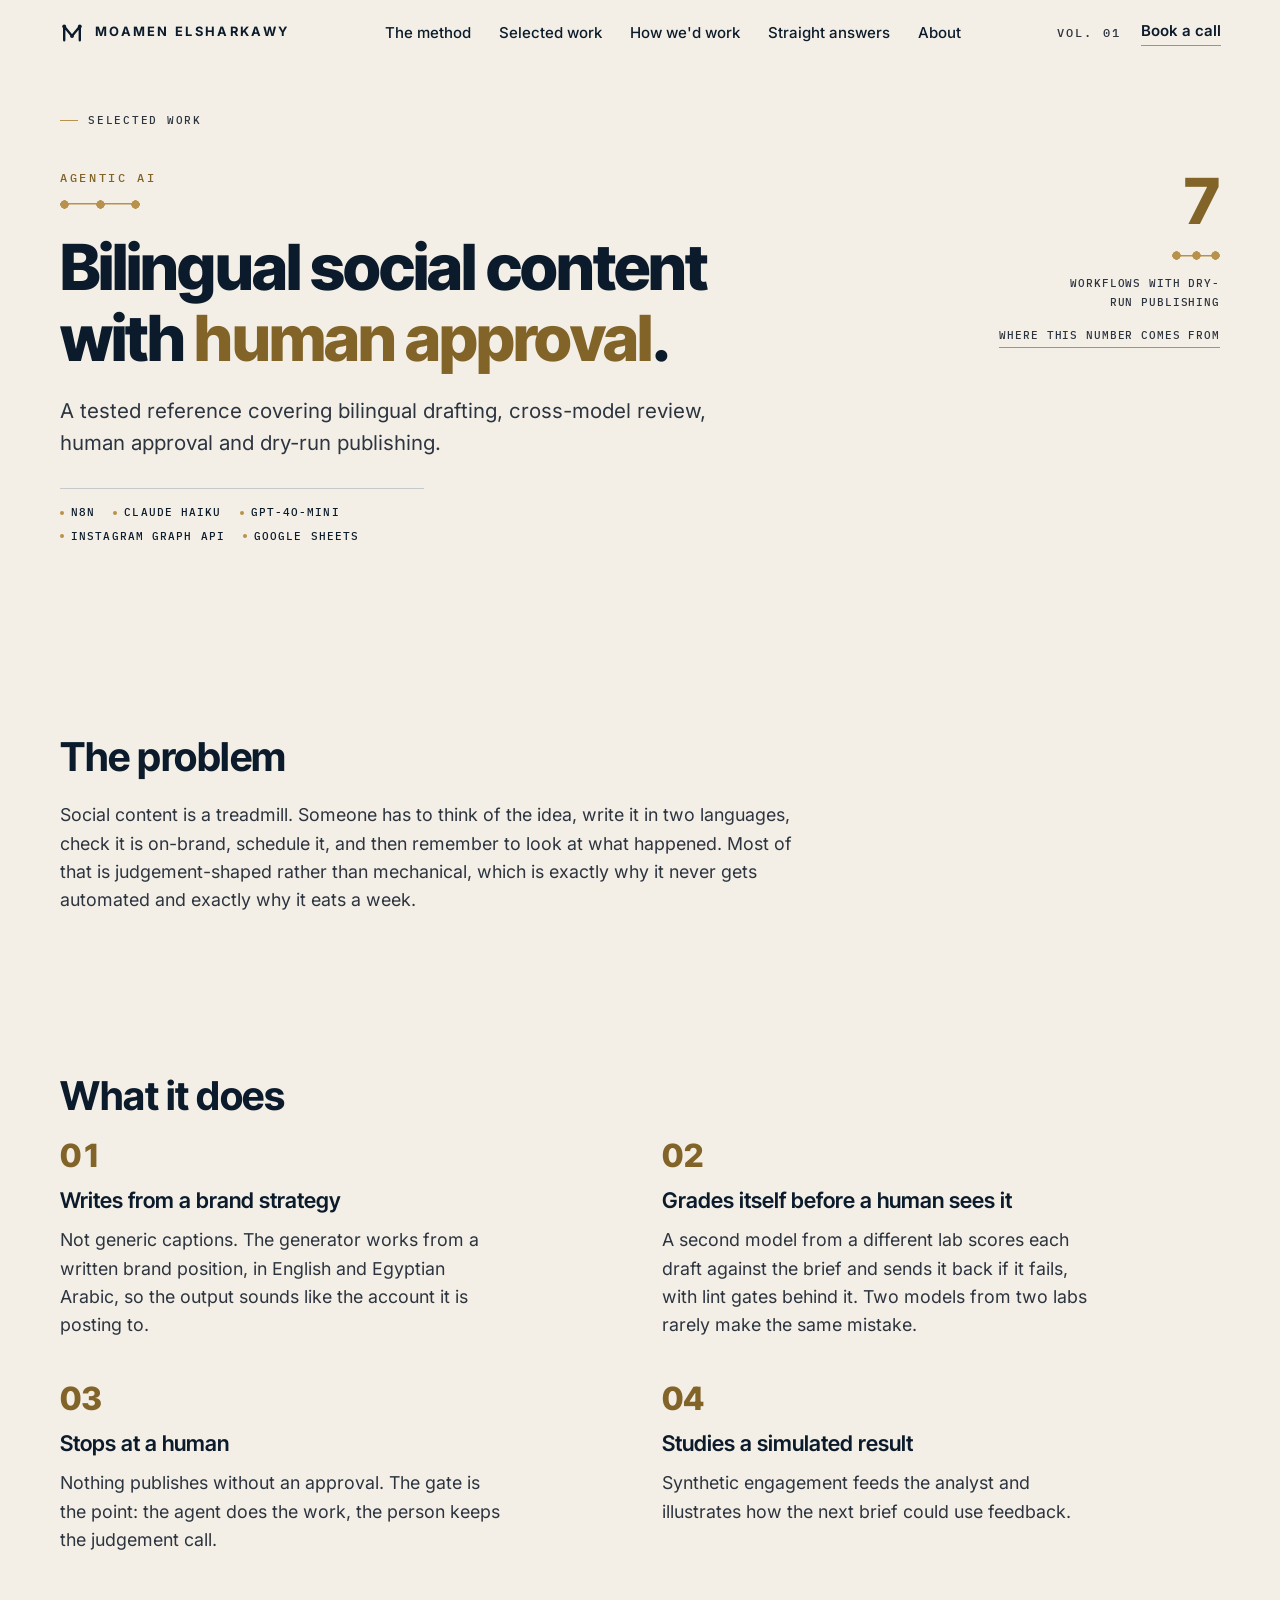
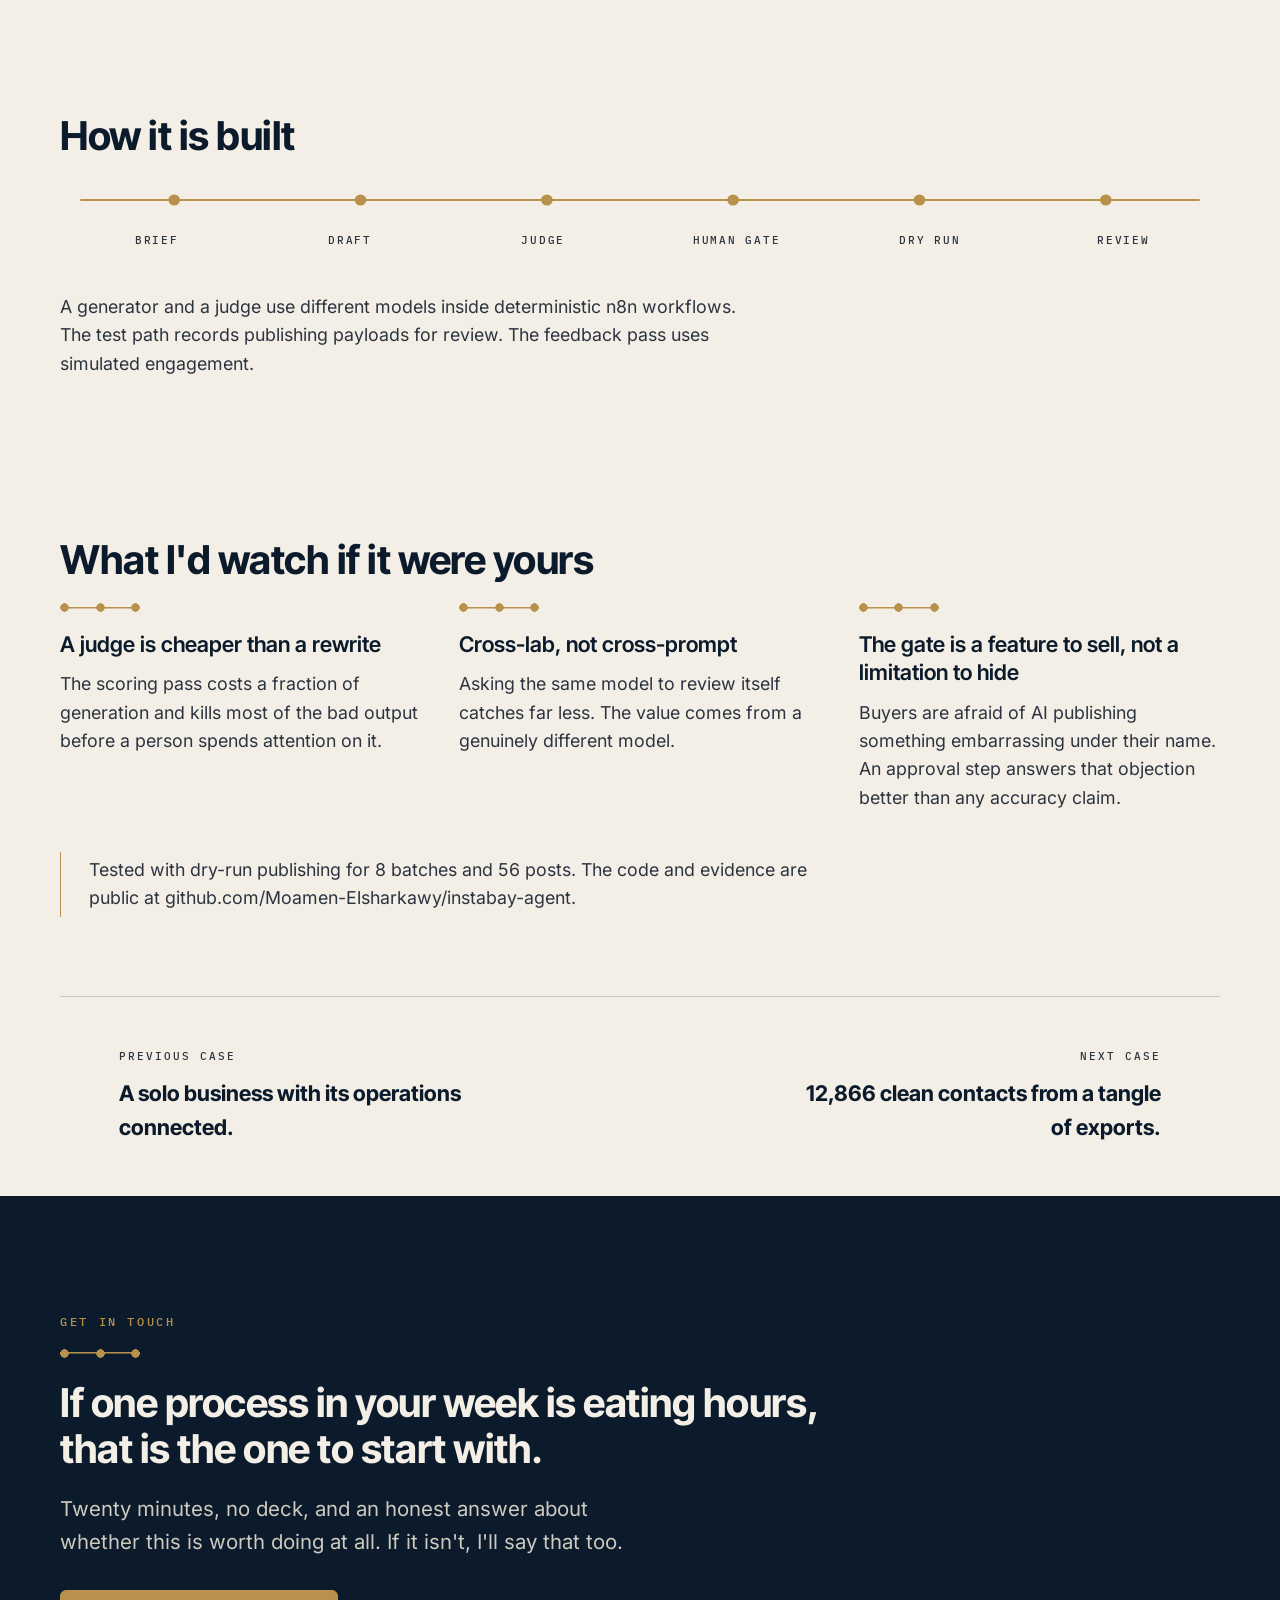
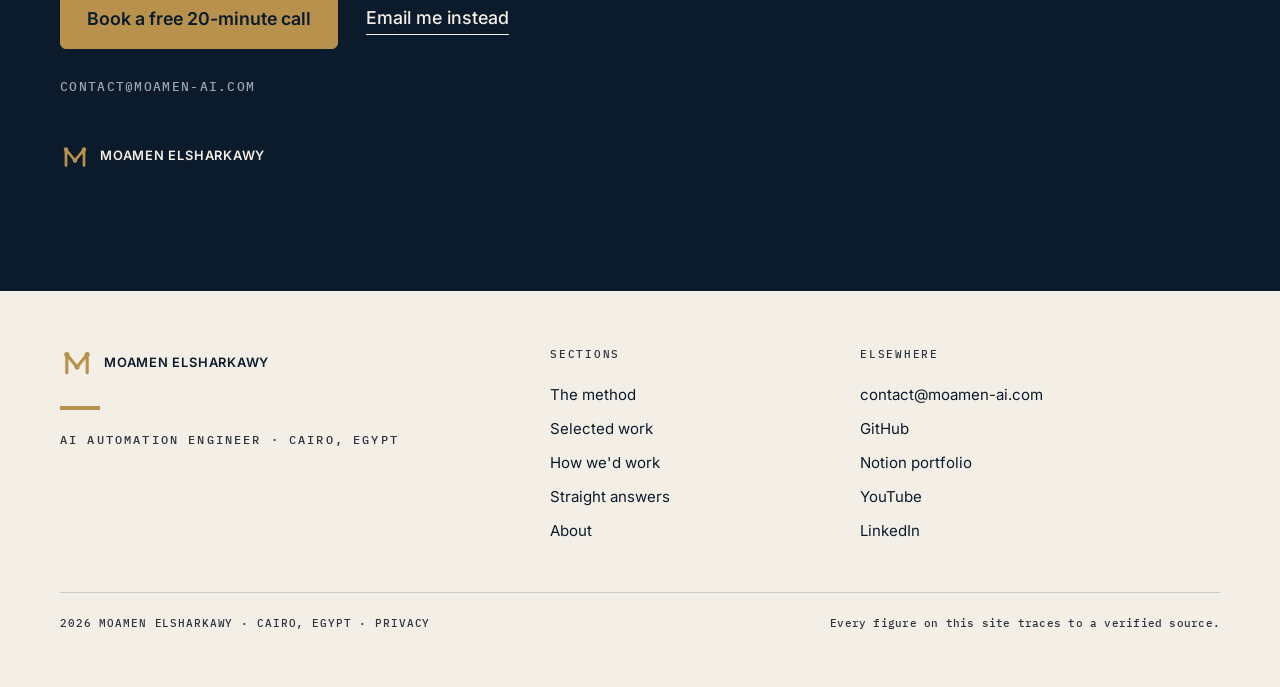
<file: work/instabay-agent.html>
<!doctype html>
<html lang="en">
<!-- GENERATED by tools/build-cases.mjs. DO NOT EDIT - edit the CASES data in that file and re-run. -->
<head>
<meta charset="utf-8">
<meta name="viewport" content="width=device-width, initial-scale=1">
<title>Bilingual social content with human approval. - Moamen Elsharkawy</title>
<meta name="description" content="A tested reference covering bilingual drafting, cross-model review, human approval and dry-run publishing.">
<link rel="icon" type="image/svg+xml" href="../assets/favicon.svg">
<link rel="apple-touch-icon" href="../assets/apple-touch-icon.png">
<link rel="preload" href="../assets/fonts/InterTight-var-latin.woff2" as="font" type="font/woff2" crossorigin>
<link rel="preload" href="../assets/fonts/Inter-var-latin.woff2" as="font" type="font/woff2" crossorigin>
<link rel="stylesheet" href="../assets/fonts.css">
<link rel="stylesheet" href="../assets/tokens.css">
<link rel="stylesheet" href="../assets/site.css">
<link rel="stylesheet" href="../assets/case.css">
<meta property="og:type" content="article">
<meta property="og:title" content="Bilingual social content with human approval.">
<meta property="og:description" content="A tested reference covering bilingual drafting, cross-model review, human approval and dry-run publishing.">
<meta property="og:url" content="https://moamen-elsharkawy.github.io/work/instabay-agent.html">
<meta property="og:image" content="https://moamen-elsharkawy.github.io/assets/img/cover-instabay-agent.png">
<meta name="twitter:card" content="summary_large_image">
<meta name="twitter:image" content="https://moamen-elsharkawy.github.io/assets/img/cover-instabay-agent.png">
<link rel="canonical" href="https://moamen-elsharkawy.github.io/work/instabay-agent.html">
</head>
<body>

<a class="skip" href="#main">Skip to content</a>

<header class="masthead" id="masthead">
  <div class="masthead-inner">
    <a class="lockup" href="../index.html" aria-label="Moamen Elsharkawy, home">
      <svg viewBox="0 0 120 120" width="26" height="26" aria-hidden="true" focusable="false">
        <path d="M24 30 L24 94 M24 30 L60 74 L96 30 M96 30 L96 94" fill="none" stroke="currentColor"
              stroke-width="11" stroke-linecap="round" stroke-linejoin="round"/>
        <circle cx="24" cy="30" r="9" fill="currentColor"/><circle cx="96" cy="30" r="9" fill="currentColor"/>
        <circle cx="60" cy="74" r="9" fill="currentColor"/>
      </svg>
      <span class="wordmark">Moamen Elsharkawy</span>
    </a>
    <nav class="nav-links" aria-label="Sections">
      <a href="../index.html#method">The method</a>
      <a href="../index.html#work">Selected work</a>
      <a href="../index.html#path">How we'd work</a>
      <a href="../index.html#questions">Straight answers</a>
      <a href="../index.html#about">About</a>
    </nav>
    <div class="masthead-right">
      <span class="meta">Vol. 01</span>
      <a class="cta-text" href="https://forms.gle/fLnBwHJd6BJu7HY66">Book a call</a>
    </div>
  </div>
</header>

<main id="main">

<article>
  <section class="band case-hero">
    <div class="container">
      <a class="back-link" href="../index.html#work">Selected work</a>
      <div class="case-hero-grid">
        <div>
          <span class="kicker">Agentic AI</span>
          <span class="node-rule" aria-hidden="true"></span>
          <h1>Bilingual social content with <em>human approval</em>.</h1>
          <p class="lead">A tested reference covering bilingual drafting, cross-model review, human approval and dry-run publishing.</p>
          <ul class="stack-strip"><li>n8n</li><li>Claude Haiku</li><li>GPT-4o-mini</li><li>Instagram Graph API</li><li>Google Sheets</li></ul>
        </div>
        <div class="case-hero-fig">
          <span class="fig-num">7</span>
          <span class="node-rule" aria-hidden="true"></span>
          <span class="fig-src">Workflows with dry-run publishing</span>
          <a class="prov-back" href="../index.html#n9">Where this number comes from</a>
        </div>
      </div>
      <!-- The cover is NOT rendered in the page body. It is a 2560x1440 render of this same headline
           and this same figure, so on the page it restates what the hero just said, one screen apart,
           for ~150KB. It earns its place as the og:image, where it is the only thing a share preview
           shows - see the <meta> tags above. -->
    </div>
  </section>

  <section class="band band--tight">
    <div class="container">
      <div class="case-body">
        <h2>The problem</h2>
        <p>Social content is a treadmill. Someone has to think of the idea, write it in two languages, check it is on-brand, schedule it, and then remember to look at what happened. Most of that is judgement-shaped rather than mechanical, which is exactly why it never gets automated and exactly why it eats a week.</p>
      </div>
    </div>
  </section>

  <section class="band band--tight">
    <div class="container">
      <div class="case-body"><h2>What it does</h2></div>
      <div class="grid-2 case-does">
        <div class="item reveal">
          <span class="item-ord">01</span>
          <h3>Writes from a brand strategy</h3>
          <p>Not generic captions. The generator works from a written brand position, in English and Egyptian Arabic, so the output sounds like the account it is posting to.</p>
        </div>
        <div class="item reveal">
          <span class="item-ord">02</span>
          <h3>Grades itself before a human sees it</h3>
          <p>A second model from a different lab scores each draft against the brief and sends it back if it fails, with lint gates behind it. Two models from two labs rarely make the same mistake.</p>
        </div>
        <div class="item reveal">
          <span class="item-ord">03</span>
          <h3>Stops at a human</h3>
          <p>Nothing publishes without an approval. The gate is the point: the agent does the work, the person keeps the judgement call.</p>
        </div>
        <div class="item reveal">
          <span class="item-ord">04</span>
          <h3>Studies a simulated result</h3>
          <p>Synthetic engagement feeds the analyst and illustrates how the next brief could use feedback.</p>
        </div>
      </div>
    </div>
  </section>

  <section class="band band--tight">
    <div class="container">
      <div class="case-body"><h2>How it is built</h2></div>
      <div class="chain-wrap reveal">
        <svg class="chain" viewBox="0 0 1100 40" preserveAspectRatio="none" aria-hidden="true" focusable="false">
          <path class="draw" pathLength="1" d="M20 20 H1080" fill="none" stroke="#B8924C" stroke-width="2" stroke-linecap="round"/>
          <g fill="#B8924C"><circle class="chain-node" cx="108.3" cy="20" r="5.5"/><circle class="chain-node" cx="285.0" cy="20" r="5.5"/><circle class="chain-node" cx="461.7" cy="20" r="5.5"/><circle class="chain-node" cx="638.3" cy="20" r="5.5"/><circle class="chain-node" cx="815.0" cy="20" r="5.5"/><circle class="chain-node" cx="991.7" cy="20" r="5.5"/></g>
        </svg>
        <div class="chain-labels" style="grid-template-columns:repeat(6,1fr)">
          <span>Brief</span><span>Draft</span><span>Judge</span><span>Human gate</span><span>Dry run</span><span>Review</span>
        </div>
      </div>
      <div class="case-body"><p>A generator and a judge use different models inside deterministic n8n workflows. The test path records publishing payloads for review. The feedback pass uses simulated engagement.</p></div>
    </div>
  </section>

  <section class="band band--tight">
    <div class="container">
      <div class="case-body"><h2>What I'd watch if it were yours</h2></div>
      <div class="grid-3 case-watch">
        <div class="item reveal">
          <span class="node-rule" aria-hidden="true"></span>
          <h3>A judge is cheaper than a rewrite</h3>
          <p>The scoring pass costs a fraction of generation and kills most of the bad output before a person spends attention on it.</p>
        </div>
        <div class="item reveal">
          <span class="node-rule" aria-hidden="true"></span>
          <h3>Cross-lab, not cross-prompt</h3>
          <p>Asking the same model to review itself catches far less. The value comes from a genuinely different model.</p>
        </div>
        <div class="item reveal">
          <span class="node-rule" aria-hidden="true"></span>
          <h3>The gate is a feature to sell, not a limitation to hide</h3>
          <p>Buyers are afraid of AI publishing something embarrassing under their name. An approval step answers that objection better than any accuracy claim.</p>
        </div>
      </div>
      <div class="case-body">
        <div class="callout" style="margin-top:40px"><p>Tested with dry-run publishing for 8 batches and 56 posts. The code and evidence are public at github.com/Moamen-Elsharkawy/instabay-agent.</p></div>
      </div>
    </div>
  </section>

  <nav class="case-nav container" aria-label="Other cases">
    <a class="case-nav-item" href="./aios.html">
      <span class="meta">Previous case</span><strong>A solo business with its operations connected.</strong>
    </a>
    <a class="case-nav-item next" href="./contact-intelligence.html">
      <span class="meta">Next case</span><strong>12,866 clean contacts from a tangle of exports.</strong>
    </a>
  </nav>
</article>

<section class="band band--dark" id="close">
  <div class="container">
    <div class="close-inner">
      <span class="kicker">Get in touch</span>
      <span class="node-rule" aria-hidden="true" style="margin:14px 0 0"></span>
      <h2>If one process in your week is eating hours, that is the one to start with.</h2>
      <p class="lead">Twenty minutes, no deck, and an honest answer about whether this is worth doing at
        all. If it isn't, I'll say that too.</p>
      <div class="cta-row">
        <a class="btn btn--onDark" href="https://forms.gle/fLnBwHJd6BJu7HY66">Book a free 20-minute call</a>
        <a class="link-underline" style="border-color:var(--pearl-ivory)" href="mailto:contact@moamen-ai.com?subject=The%20process%20that%20eats%20my%20week&body=1.%20The%20process%20I%20mean%3A%0D%0A2.%20Roughly%20how%20often%20it%20happens%3A%0D%0A3.%20The%20tools%20we%20already%20use%3A%0D%0A">Email me instead</a>
      </div>
      <span class="close-mail">contact@moamen-ai.com</span>
      <div class="signature">
        <svg class="sig-mark" viewBox="0 0 120 120" width="30" height="30" style="color:var(--aged-brass)" aria-hidden="true">
          <path d="M24 30 L24 94 M24 30 L60 74 L96 30 M96 30 L96 94" fill="none" stroke="currentColor"
                stroke-width="11" stroke-linecap="round" stroke-linejoin="round"/>
          <circle cx="24" cy="30" r="9" fill="currentColor"/><circle cx="96" cy="30" r="9" fill="currentColor"/>
          <circle cx="60" cy="74" r="9" fill="currentColor"/>
        </svg>
        <span class="sig-name on-dark">Moamen Elsharkawy</span>
      </div>
    </div>
  </div>
</section>

</main>

<footer class="colophon">
  <div class="container">
    <div class="colophon-grid">
      <div>
        <div class="signature">
          <svg class="sig-mark" viewBox="0 0 120 120" width="34" height="34" style="color:var(--aged-brass)" aria-hidden="true">
            <path d="M24 30 L24 94 M24 30 L60 74 L96 30 M96 30 L96 94" fill="none" stroke="currentColor"
                  stroke-width="11" stroke-linecap="round" stroke-linejoin="round"/>
            <circle cx="24" cy="30" r="9" fill="currentColor"/><circle cx="96" cy="30" r="9" fill="currentColor"/>
            <circle cx="60" cy="74" r="9" fill="currentColor"/>
          </svg>
          <span class="sig-name">Moamen Elsharkawy</span>
        </div>
        <span class="rule-brass-bold" aria-hidden="true"></span>
        <span class="meta">AI automation engineer &middot; Cairo, Egypt</span>
      </div>
      <div>
        <h4>Sections</h4>
        <ul class="colophon-links">
          <li><a href="../index.html#method">The method</a></li>
          <li><a href="../index.html#work">Selected work</a></li>
          <li><a href="../index.html#path">How we'd work</a></li>
          <li><a href="../index.html#questions">Straight answers</a></li>
          <li><a href="../index.html#about">About</a></li>
        </ul>
      </div>
      <div>
        <h4>Elsewhere</h4>
        <ul class="colophon-links">
          <li><a href="mailto:contact@moamen-ai.com">contact@moamen-ai.com</a></li>
          <li><a href="https://github.com/Moamen-Elsharkawy">GitHub</a></li>
          <li><a href="https://app.notion.com/p/c201df9dd81482998591011f978b1bda">Notion portfolio</a></li>
          <li><a href="https://www.youtube.com/@moamen-elsharkawy">YouTube</a></li>
          <li><a href="https://www.linkedin.com/in/moamen--elsharkawy">LinkedIn</a></li>
        </ul>
      </div>
    </div>
    <div class="colophon-bottom">
      <p>2026 Moamen Elsharkawy &middot; Cairo, Egypt &middot; <a href="../privacy.html">Privacy</a></p>
      <p>Every figure on this site traces to a verified source.</p>
    </div>
  </div>
</footer>

<div class="mobile-cta-bar">
  <a href="https://forms.gle/fLnBwHJd6BJu7HY66">Book a free 20-minute call</a>
</div>

<script src="../assets/site.js" defer></script>
</body>
</html>
</file>
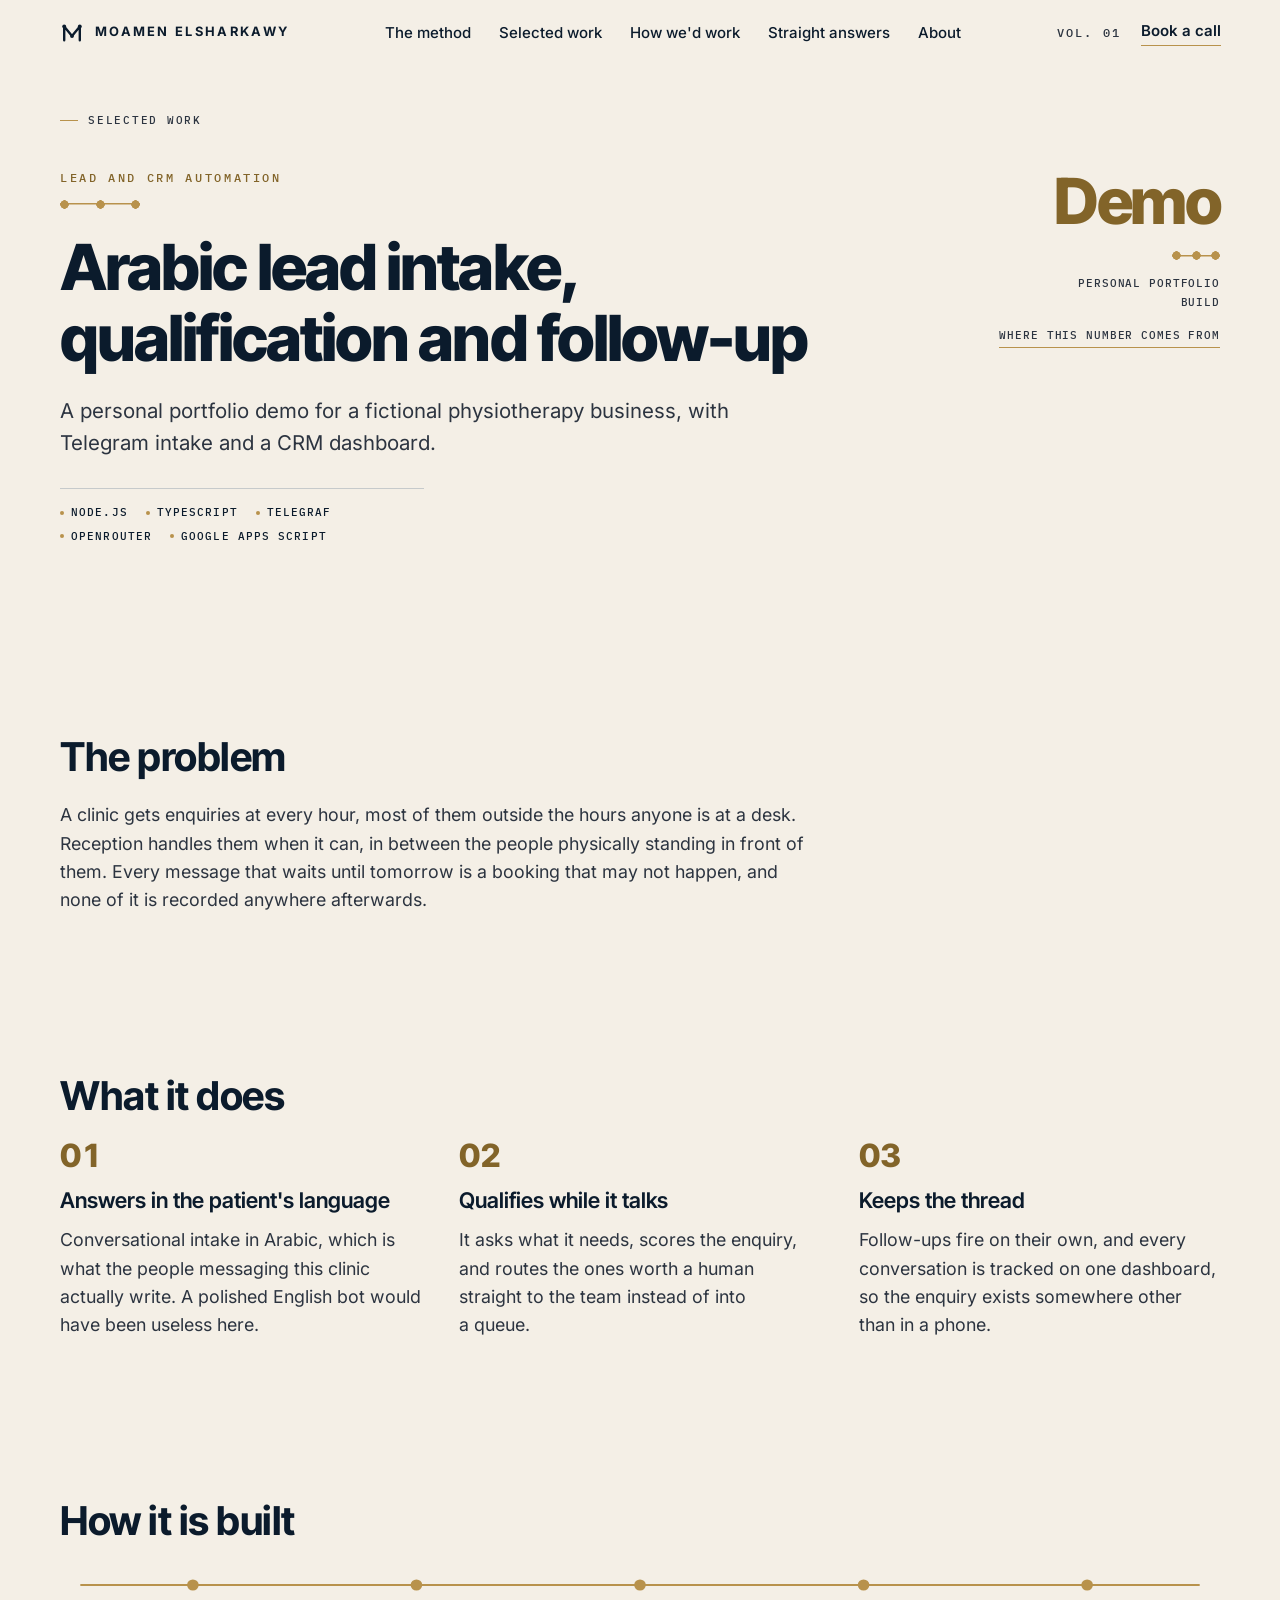
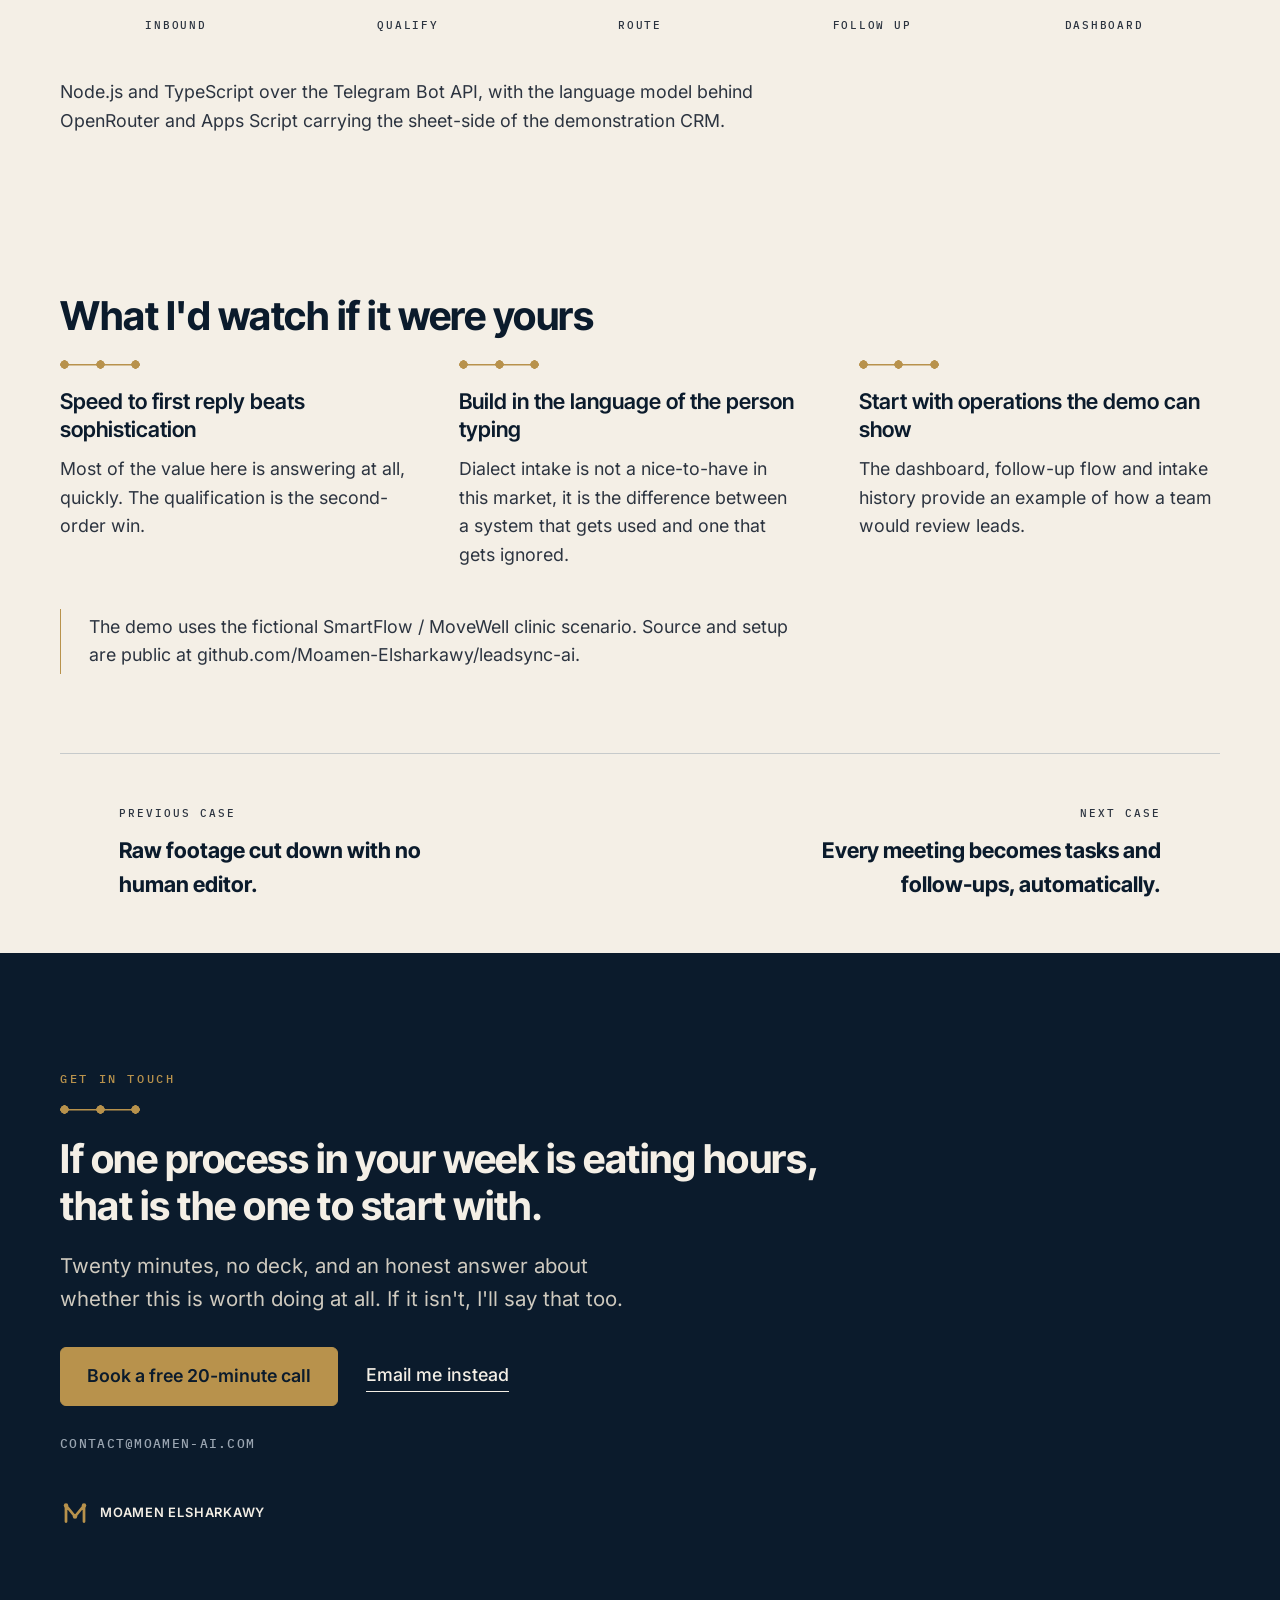
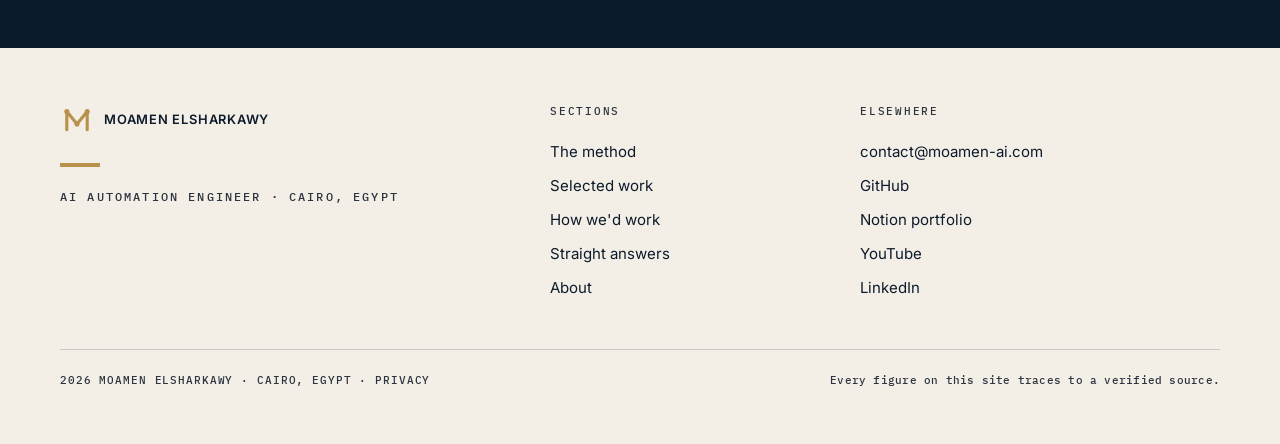
<file: work/leadsync-ai.html>
<!doctype html>
<html lang="en">
<!-- GENERATED by tools/build-cases.mjs. DO NOT EDIT - edit the CASES data in that file and re-run. -->
<head>
<meta charset="utf-8">
<meta name="viewport" content="width=device-width, initial-scale=1">
<title>Arabic lead intake, qualification and follow-up - Moamen Elsharkawy</title>
<meta name="description" content="A personal portfolio demo for a fictional physiotherapy business, with Telegram intake and a CRM dashboard.">
<link rel="icon" type="image/svg+xml" href="../assets/favicon.svg">
<link rel="apple-touch-icon" href="../assets/apple-touch-icon.png">
<link rel="preload" href="../assets/fonts/InterTight-var-latin.woff2" as="font" type="font/woff2" crossorigin>
<link rel="preload" href="../assets/fonts/Inter-var-latin.woff2" as="font" type="font/woff2" crossorigin>
<link rel="stylesheet" href="../assets/fonts.css">
<link rel="stylesheet" href="../assets/tokens.css">
<link rel="stylesheet" href="../assets/site.css">
<link rel="stylesheet" href="../assets/case.css">
<meta property="og:type" content="article">
<meta property="og:title" content="Arabic lead intake, qualification and follow-up">
<meta property="og:description" content="A personal portfolio demo for a fictional physiotherapy business, with Telegram intake and a CRM dashboard.">
<meta property="og:url" content="https://moamen-elsharkawy.github.io/work/leadsync-ai.html">
<meta property="og:image" content="https://moamen-elsharkawy.github.io/assets/img/cover-leadsync-ai.png">
<meta name="twitter:card" content="summary_large_image">
<meta name="twitter:image" content="https://moamen-elsharkawy.github.io/assets/img/cover-leadsync-ai.png">
<link rel="canonical" href="https://moamen-elsharkawy.github.io/work/leadsync-ai.html">
</head>
<body>

<a class="skip" href="#main">Skip to content</a>

<header class="masthead" id="masthead">
  <div class="masthead-inner">
    <a class="lockup" href="../index.html" aria-label="Moamen Elsharkawy, home">
      <svg viewBox="0 0 120 120" width="26" height="26" aria-hidden="true" focusable="false">
        <path d="M24 30 L24 94 M24 30 L60 74 L96 30 M96 30 L96 94" fill="none" stroke="currentColor"
              stroke-width="11" stroke-linecap="round" stroke-linejoin="round"/>
        <circle cx="24" cy="30" r="9" fill="currentColor"/><circle cx="96" cy="30" r="9" fill="currentColor"/>
        <circle cx="60" cy="74" r="9" fill="currentColor"/>
      </svg>
      <span class="wordmark">Moamen Elsharkawy</span>
    </a>
    <nav class="nav-links" aria-label="Sections">
      <a href="../index.html#method">The method</a>
      <a href="../index.html#work">Selected work</a>
      <a href="../index.html#path">How we'd work</a>
      <a href="../index.html#questions">Straight answers</a>
      <a href="../index.html#about">About</a>
    </nav>
    <div class="masthead-right">
      <span class="meta">Vol. 01</span>
      <a class="cta-text" href="https://forms.gle/fLnBwHJd6BJu7HY66">Book a call</a>
    </div>
  </div>
</header>

<main id="main">

<article>
  <section class="band case-hero">
    <div class="container">
      <a class="back-link" href="../index.html#work">Selected work</a>
      <div class="case-hero-grid">
        <div>
          <span class="kicker">Lead and CRM automation</span>
          <span class="node-rule" aria-hidden="true"></span>
          <h1>Arabic lead intake, qualification and follow-up</h1>
          <p class="lead">A personal portfolio demo for a fictional physiotherapy business, with Telegram intake and a CRM dashboard.</p>
          <ul class="stack-strip"><li>Node.js</li><li>TypeScript</li><li>Telegraf</li><li>OpenRouter</li><li>Google Apps Script</li></ul>
        </div>
        <div class="case-hero-fig">
          <span class="fig-num">Demo</span>
          <span class="node-rule" aria-hidden="true"></span>
          <span class="fig-src">Personal portfolio build</span>
          <a class="prov-back" href="../index.html#n11">Where this number comes from</a>
        </div>
      </div>
      <!-- The cover is NOT rendered in the page body. It is a 2560x1440 render of this same headline
           and this same figure, so on the page it restates what the hero just said, one screen apart,
           for ~150KB. It earns its place as the og:image, where it is the only thing a share preview
           shows - see the <meta> tags above. -->
    </div>
  </section>

  <section class="band band--tight">
    <div class="container">
      <div class="case-body">
        <h2>The problem</h2>
        <p>A clinic gets enquiries at every hour, most of them outside the hours anyone is at a desk. Reception handles them when it can, in between the people physically standing in front of them. Every message that waits until tomorrow is a booking that may not happen, and none of it is recorded anywhere afterwards.</p>
      </div>
    </div>
  </section>

  <section class="band band--tight">
    <div class="container">
      <div class="case-body"><h2>What it does</h2></div>
      <div class="grid-3 case-does">
        <div class="item reveal">
          <span class="item-ord">01</span>
          <h3>Answers in the patient's language</h3>
          <p>Conversational intake in Arabic, which is what the people messaging this clinic actually write. A polished English bot would have been useless here.</p>
        </div>
        <div class="item reveal">
          <span class="item-ord">02</span>
          <h3>Qualifies while it talks</h3>
          <p>It asks what it needs, scores the enquiry, and routes the ones worth a human straight to the team instead of into a queue.</p>
        </div>
        <div class="item reveal">
          <span class="item-ord">03</span>
          <h3>Keeps the thread</h3>
          <p>Follow-ups fire on their own, and every conversation is tracked on one dashboard, so the enquiry exists somewhere other than in a phone.</p>
        </div>
      </div>
    </div>
  </section>

  <section class="band band--tight">
    <div class="container">
      <div class="case-body"><h2>How it is built</h2></div>
      <div class="chain-wrap reveal">
        <svg class="chain" viewBox="0 0 1100 40" preserveAspectRatio="none" aria-hidden="true" focusable="false">
          <path class="draw" pathLength="1" d="M20 20 H1080" fill="none" stroke="#B8924C" stroke-width="2" stroke-linecap="round"/>
          <g fill="#B8924C"><circle class="chain-node" cx="126.0" cy="20" r="5.5"/><circle class="chain-node" cx="338.0" cy="20" r="5.5"/><circle class="chain-node" cx="550.0" cy="20" r="5.5"/><circle class="chain-node" cx="762.0" cy="20" r="5.5"/><circle class="chain-node" cx="974.0" cy="20" r="5.5"/></g>
        </svg>
        <div class="chain-labels" style="grid-template-columns:repeat(5,1fr)">
          <span>Inbound</span><span>Qualify</span><span>Route</span><span>Follow up</span><span>Dashboard</span>
        </div>
      </div>
      <div class="case-body"><p>Node.js and TypeScript over the Telegram Bot API, with the language model behind OpenRouter and Apps Script carrying the sheet-side of the demonstration CRM.</p></div>
    </div>
  </section>

  <section class="band band--tight">
    <div class="container">
      <div class="case-body"><h2>What I'd watch if it were yours</h2></div>
      <div class="grid-3 case-watch">
        <div class="item reveal">
          <span class="node-rule" aria-hidden="true"></span>
          <h3>Speed to first reply beats sophistication</h3>
          <p>Most of the value here is answering at all, quickly. The qualification is the second-order win.</p>
        </div>
        <div class="item reveal">
          <span class="node-rule" aria-hidden="true"></span>
          <h3>Build in the language of the person typing</h3>
          <p>Dialect intake is not a nice-to-have in this market, it is the difference between a system that gets used and one that gets ignored.</p>
        </div>
        <div class="item reveal">
          <span class="node-rule" aria-hidden="true"></span>
          <h3>Start with operations the demo can show</h3>
          <p>The dashboard, follow-up flow and intake history provide an example of how a team would review leads.</p>
        </div>
      </div>
      <div class="case-body">
        <div class="callout" style="margin-top:40px"><p>The demo uses the fictional SmartFlow / MoveWell clinic scenario. Source and setup are public at github.com/Moamen-Elsharkawy/leadsync-ai.</p></div>
      </div>
    </div>
  </section>

  <nav class="case-nav container" aria-label="Other cases">
    <a class="case-nav-item" href="./video-pipeline.html">
      <span class="meta">Previous case</span><strong>Raw footage cut down with no human editor.</strong>
    </a>
    <a class="case-nav-item next" href="./meeting-intelligence.html">
      <span class="meta">Next case</span><strong>Every meeting becomes tasks and follow-ups, automatically.</strong>
    </a>
  </nav>
</article>

<section class="band band--dark" id="close">
  <div class="container">
    <div class="close-inner">
      <span class="kicker">Get in touch</span>
      <span class="node-rule" aria-hidden="true" style="margin:14px 0 0"></span>
      <h2>If one process in your week is eating hours, that is the one to start with.</h2>
      <p class="lead">Twenty minutes, no deck, and an honest answer about whether this is worth doing at
        all. If it isn't, I'll say that too.</p>
      <div class="cta-row">
        <a class="btn btn--onDark" href="https://forms.gle/fLnBwHJd6BJu7HY66">Book a free 20-minute call</a>
        <a class="link-underline" style="border-color:var(--pearl-ivory)" href="mailto:contact@moamen-ai.com?subject=The%20process%20that%20eats%20my%20week&body=1.%20The%20process%20I%20mean%3A%0D%0A2.%20Roughly%20how%20often%20it%20happens%3A%0D%0A3.%20The%20tools%20we%20already%20use%3A%0D%0A">Email me instead</a>
      </div>
      <span class="close-mail">contact@moamen-ai.com</span>
      <div class="signature">
        <svg class="sig-mark" viewBox="0 0 120 120" width="30" height="30" style="color:var(--aged-brass)" aria-hidden="true">
          <path d="M24 30 L24 94 M24 30 L60 74 L96 30 M96 30 L96 94" fill="none" stroke="currentColor"
                stroke-width="11" stroke-linecap="round" stroke-linejoin="round"/>
          <circle cx="24" cy="30" r="9" fill="currentColor"/><circle cx="96" cy="30" r="9" fill="currentColor"/>
          <circle cx="60" cy="74" r="9" fill="currentColor"/>
        </svg>
        <span class="sig-name on-dark">Moamen Elsharkawy</span>
      </div>
    </div>
  </div>
</section>

</main>

<footer class="colophon">
  <div class="container">
    <div class="colophon-grid">
      <div>
        <div class="signature">
          <svg class="sig-mark" viewBox="0 0 120 120" width="34" height="34" style="color:var(--aged-brass)" aria-hidden="true">
            <path d="M24 30 L24 94 M24 30 L60 74 L96 30 M96 30 L96 94" fill="none" stroke="currentColor"
                  stroke-width="11" stroke-linecap="round" stroke-linejoin="round"/>
            <circle cx="24" cy="30" r="9" fill="currentColor"/><circle cx="96" cy="30" r="9" fill="currentColor"/>
            <circle cx="60" cy="74" r="9" fill="currentColor"/>
          </svg>
          <span class="sig-name">Moamen Elsharkawy</span>
        </div>
        <span class="rule-brass-bold" aria-hidden="true"></span>
        <span class="meta">AI automation engineer &middot; Cairo, Egypt</span>
      </div>
      <div>
        <h4>Sections</h4>
        <ul class="colophon-links">
          <li><a href="../index.html#method">The method</a></li>
          <li><a href="../index.html#work">Selected work</a></li>
          <li><a href="../index.html#path">How we'd work</a></li>
          <li><a href="../index.html#questions">Straight answers</a></li>
          <li><a href="../index.html#about">About</a></li>
        </ul>
      </div>
      <div>
        <h4>Elsewhere</h4>
        <ul class="colophon-links">
          <li><a href="mailto:contact@moamen-ai.com">contact@moamen-ai.com</a></li>
          <li><a href="https://github.com/Moamen-Elsharkawy">GitHub</a></li>
          <li><a href="https://app.notion.com/p/c201df9dd81482998591011f978b1bda">Notion portfolio</a></li>
          <li><a href="https://www.youtube.com/@moamen-elsharkawy">YouTube</a></li>
          <li><a href="https://www.linkedin.com/in/moamen--elsharkawy">LinkedIn</a></li>
        </ul>
      </div>
    </div>
    <div class="colophon-bottom">
      <p>2026 Moamen Elsharkawy &middot; Cairo, Egypt &middot; <a href="../privacy.html">Privacy</a></p>
      <p>Every figure on this site traces to a verified source.</p>
    </div>
  </div>
</footer>

<div class="mobile-cta-bar">
  <a href="https://forms.gle/fLnBwHJd6BJu7HY66">Book a free 20-minute call</a>
</div>

<script src="../assets/site.js" defer></script>
</body>
</html>
</file>
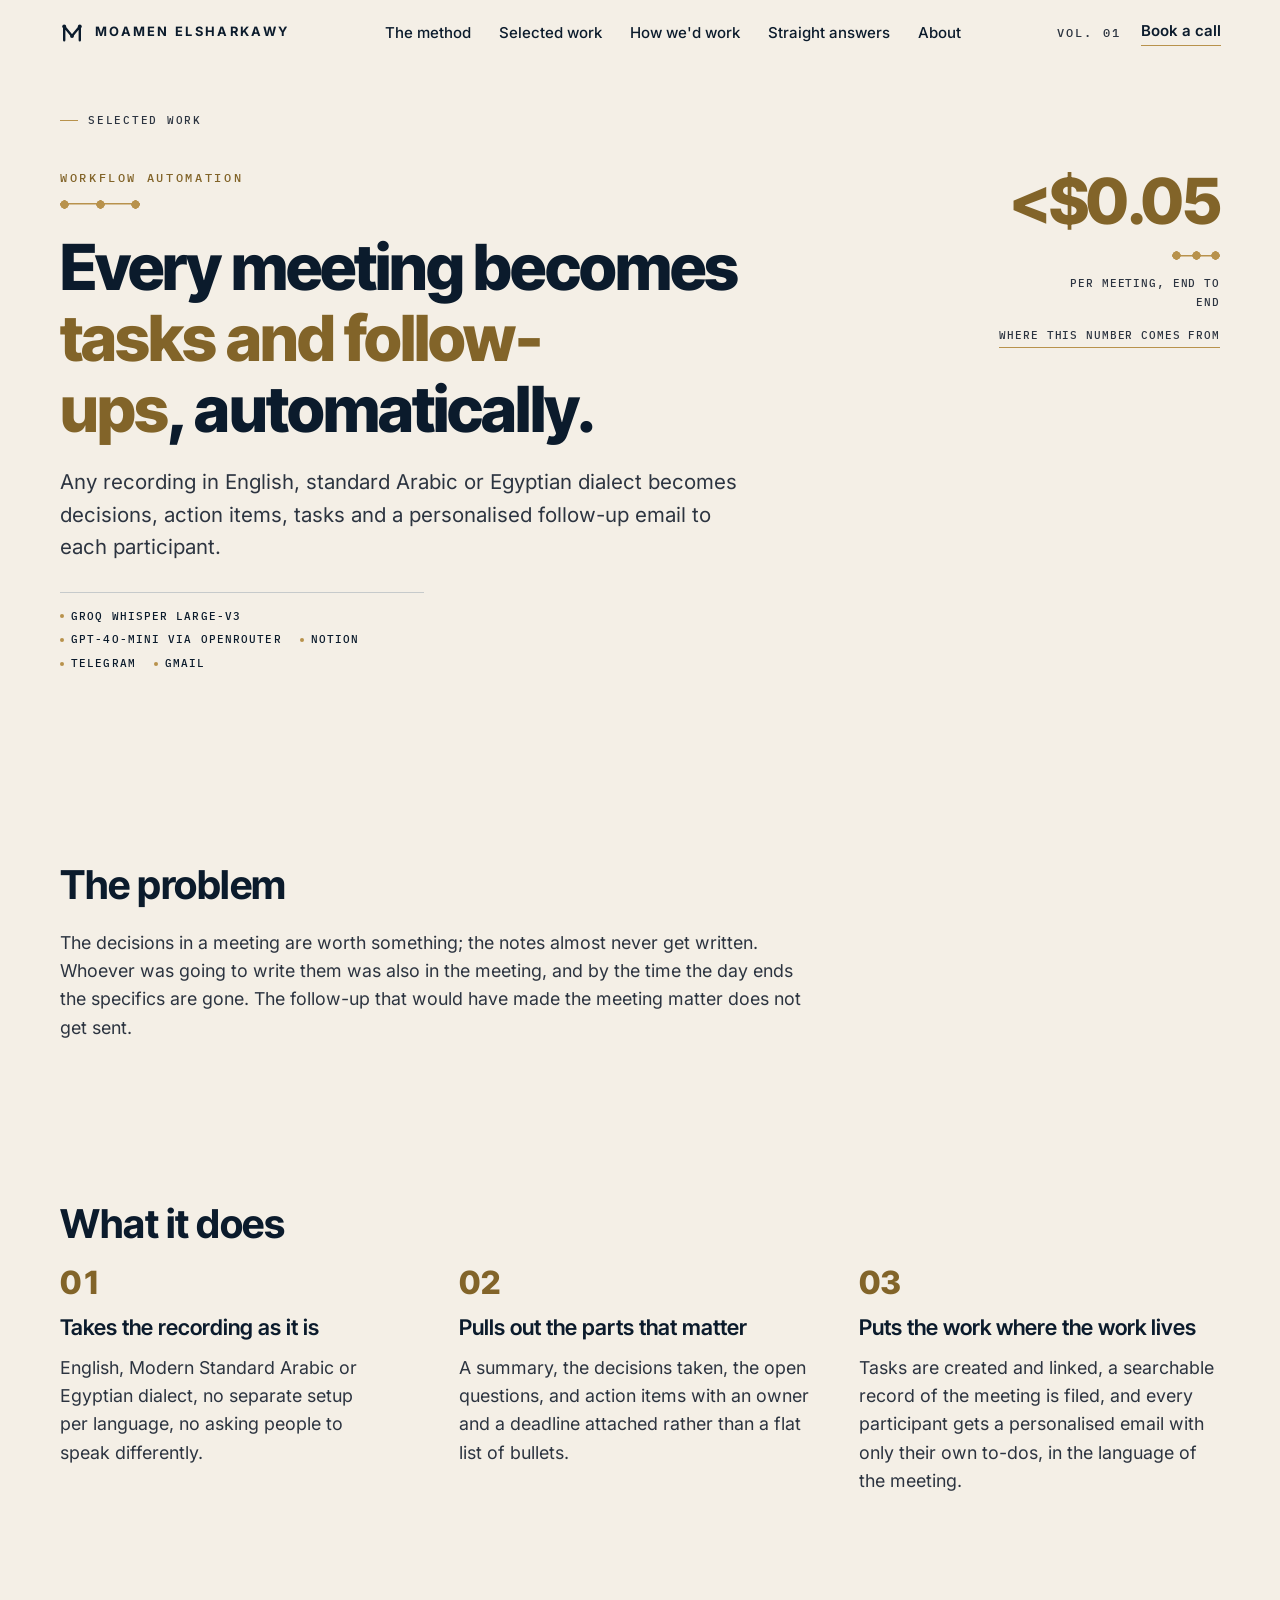
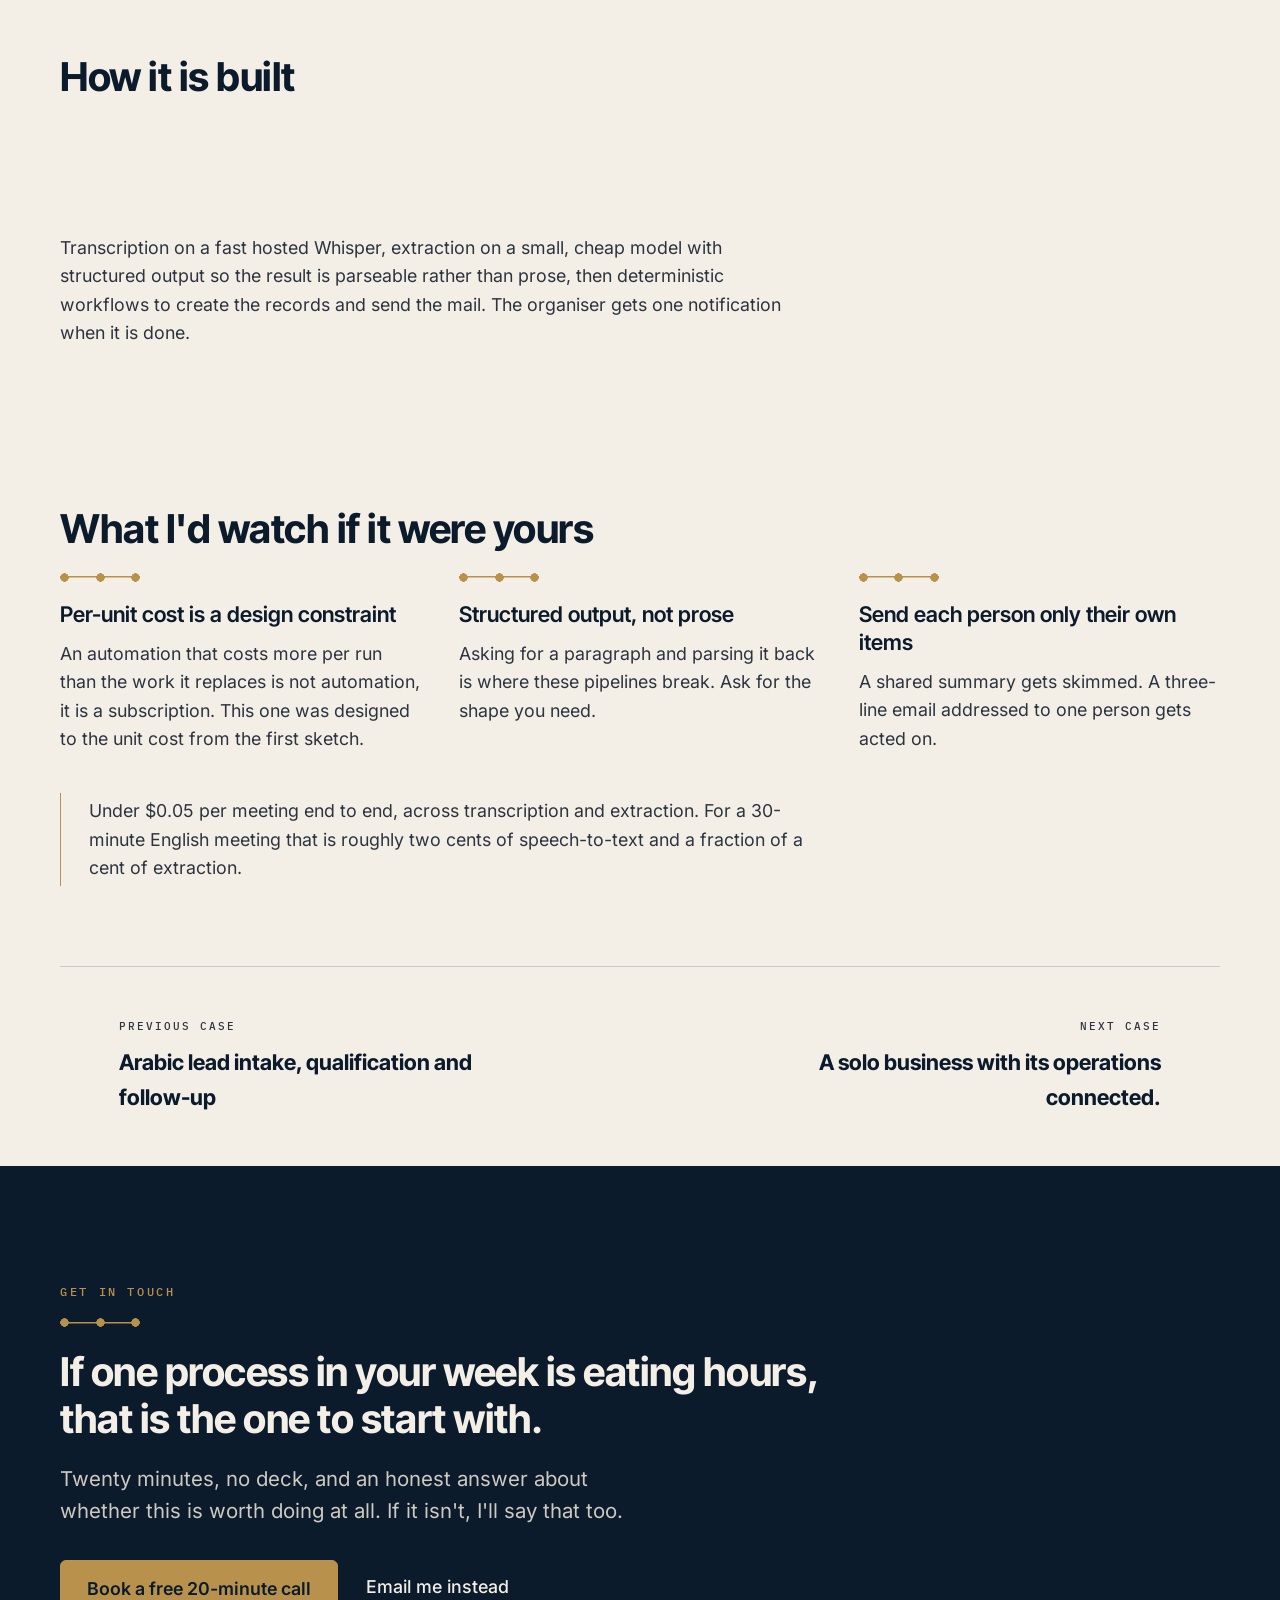
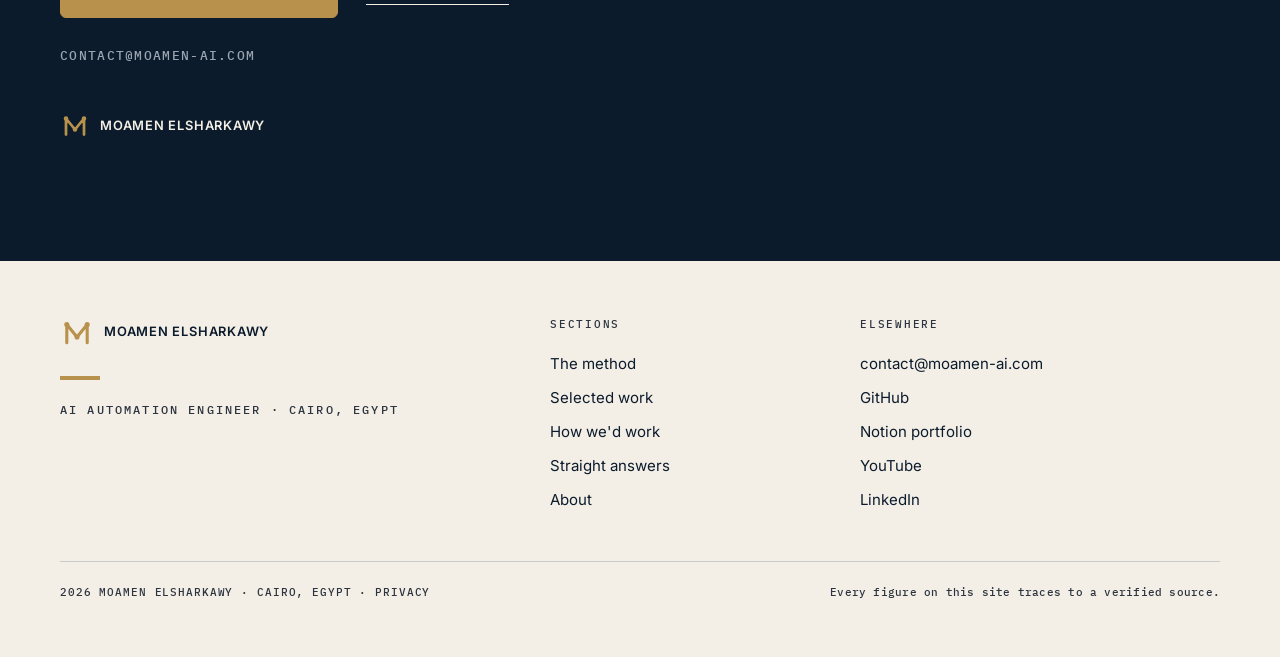
<file: work/meeting-intelligence.html>
<!doctype html>
<html lang="en">
<!-- GENERATED by tools/build-cases.mjs. DO NOT EDIT - edit the CASES data in that file and re-run. -->
<head>
<meta charset="utf-8">
<meta name="viewport" content="width=device-width, initial-scale=1">
<title>Every meeting becomes tasks and follow-ups, automatically. - Moamen Elsharkawy</title>
<meta name="description" content="Any recording in English, standard Arabic or Egyptian dialect becomes decisions, action items, tasks and a personalised follow-up email to each participant.">
<link rel="icon" type="image/svg+xml" href="../assets/favicon.svg">
<link rel="apple-touch-icon" href="../assets/apple-touch-icon.png">
<link rel="preload" href="../assets/fonts/InterTight-var-latin.woff2" as="font" type="font/woff2" crossorigin>
<link rel="preload" href="../assets/fonts/Inter-var-latin.woff2" as="font" type="font/woff2" crossorigin>
<link rel="stylesheet" href="../assets/fonts.css">
<link rel="stylesheet" href="../assets/tokens.css">
<link rel="stylesheet" href="../assets/site.css">
<link rel="stylesheet" href="../assets/case.css">
<meta property="og:type" content="article">
<meta property="og:title" content="Every meeting becomes tasks and follow-ups, automatically.">
<meta property="og:description" content="Any recording in English, standard Arabic or Egyptian dialect becomes decisions, action items, tasks and a personalised follow-up email to each participant.">
<meta property="og:url" content="https://moamen-elsharkawy.github.io/work/meeting-intelligence.html">
<meta property="og:image" content="https://moamen-elsharkawy.github.io/assets/img/cover-meeting-intelligence.png">
<meta name="twitter:card" content="summary_large_image">
<meta name="twitter:image" content="https://moamen-elsharkawy.github.io/assets/img/cover-meeting-intelligence.png">
<link rel="canonical" href="https://moamen-elsharkawy.github.io/work/meeting-intelligence.html">
</head>
<body>

<a class="skip" href="#main">Skip to content</a>

<header class="masthead" id="masthead">
  <div class="masthead-inner">
    <a class="lockup" href="../index.html" aria-label="Moamen Elsharkawy, home">
      <svg viewBox="0 0 120 120" width="26" height="26" aria-hidden="true" focusable="false">
        <path d="M24 30 L24 94 M24 30 L60 74 L96 30 M96 30 L96 94" fill="none" stroke="currentColor"
              stroke-width="11" stroke-linecap="round" stroke-linejoin="round"/>
        <circle cx="24" cy="30" r="9" fill="currentColor"/><circle cx="96" cy="30" r="9" fill="currentColor"/>
        <circle cx="60" cy="74" r="9" fill="currentColor"/>
      </svg>
      <span class="wordmark">Moamen Elsharkawy</span>
    </a>
    <nav class="nav-links" aria-label="Sections">
      <a href="../index.html#method">The method</a>
      <a href="../index.html#work">Selected work</a>
      <a href="../index.html#path">How we'd work</a>
      <a href="../index.html#questions">Straight answers</a>
      <a href="../index.html#about">About</a>
    </nav>
    <div class="masthead-right">
      <span class="meta">Vol. 01</span>
      <a class="cta-text" href="https://forms.gle/fLnBwHJd6BJu7HY66">Book a call</a>
    </div>
  </div>
</header>

<main id="main">

<article>
  <section class="band case-hero">
    <div class="container">
      <a class="back-link" href="../index.html#work">Selected work</a>
      <div class="case-hero-grid">
        <div>
          <span class="kicker">Workflow automation</span>
          <span class="node-rule" aria-hidden="true"></span>
          <h1>Every meeting becomes <em>tasks and follow-ups</em>, automatically.</h1>
          <p class="lead">Any recording in English, standard Arabic or Egyptian dialect becomes decisions, action items, tasks and a personalised follow-up email to each participant.</p>
          <ul class="stack-strip"><li>Groq Whisper large-v3</li><li>GPT-4o-mini via OpenRouter</li><li>Notion</li><li>Telegram</li><li>Gmail</li></ul>
        </div>
        <div class="case-hero-fig">
          <span class="fig-num">&lt;$0.05</span>
          <span class="node-rule" aria-hidden="true"></span>
          <span class="fig-src">Per meeting, end to end</span>
          <a class="prov-back" href="../index.html#n6">Where this number comes from</a>
        </div>
      </div>
      <!-- The cover is NOT rendered in the page body. It is a 2560x1440 render of this same headline
           and this same figure, so on the page it restates what the hero just said, one screen apart,
           for ~150KB. It earns its place as the og:image, where it is the only thing a share preview
           shows - see the <meta> tags above. -->
    </div>
  </section>

  <section class="band band--tight">
    <div class="container">
      <div class="case-body">
        <h2>The problem</h2>
        <p>The decisions in a meeting are worth something; the notes almost never get written. Whoever was going to write them was also in the meeting, and by the time the day ends the specifics are gone. The follow-up that would have made the meeting matter does not get sent.</p>
      </div>
    </div>
  </section>

  <section class="band band--tight">
    <div class="container">
      <div class="case-body"><h2>What it does</h2></div>
      <div class="grid-3 case-does">
        <div class="item reveal">
          <span class="item-ord">01</span>
          <h3>Takes the recording as it is</h3>
          <p>English, Modern Standard Arabic or Egyptian dialect, no separate setup per language, no asking people to speak differently.</p>
        </div>
        <div class="item reveal">
          <span class="item-ord">02</span>
          <h3>Pulls out the parts that matter</h3>
          <p>A summary, the decisions taken, the open questions, and action items with an owner and a deadline attached rather than a flat list of bullets.</p>
        </div>
        <div class="item reveal">
          <span class="item-ord">03</span>
          <h3>Puts the work where the work lives</h3>
          <p>Tasks are created and linked, a searchable record of the meeting is filed, and every participant gets a personalised email with only their own to-dos, in the language of the meeting.</p>
        </div>
      </div>
    </div>
  </section>

  <section class="band band--tight">
    <div class="container">
      <div class="case-body"><h2>How it is built</h2></div>
      <div class="chain-wrap reveal">
        <svg class="chain" viewBox="0 0 1100 40" preserveAspectRatio="none" aria-hidden="true" focusable="false">
          <path class="draw" pathLength="1" d="M20 20 H1080" fill="none" stroke="#B8924C" stroke-width="2" stroke-linecap="round"/>
          <g fill="#B8924C"><circle class="chain-node" cx="126.0" cy="20" r="5.5"/><circle class="chain-node" cx="338.0" cy="20" r="5.5"/><circle class="chain-node" cx="550.0" cy="20" r="5.5"/><circle class="chain-node" cx="762.0" cy="20" r="5.5"/><circle class="chain-node" cx="974.0" cy="20" r="5.5"/></g>
        </svg>
        <div class="chain-labels" style="grid-template-columns:repeat(5,1fr)">
          <span>Recording</span><span>Transcribe</span><span>Extract</span><span>Create tasks</span><span>Notify</span>
        </div>
      </div>
      <div class="case-body"><p>Transcription on a fast hosted Whisper, extraction on a small, cheap model with structured output so the result is parseable rather than prose, then deterministic workflows to create the records and send the mail. The organiser gets one notification when it is done.</p></div>
    </div>
  </section>

  <section class="band band--tight">
    <div class="container">
      <div class="case-body"><h2>What I'd watch if it were yours</h2></div>
      <div class="grid-3 case-watch">
        <div class="item reveal">
          <span class="node-rule" aria-hidden="true"></span>
          <h3>Per-unit cost is a design constraint</h3>
          <p>An automation that costs more per run than the work it replaces is not automation, it is a subscription. This one was designed to the unit cost from the first sketch.</p>
        </div>
        <div class="item reveal">
          <span class="node-rule" aria-hidden="true"></span>
          <h3>Structured output, not prose</h3>
          <p>Asking for a paragraph and parsing it back is where these pipelines break. Ask for the shape you need.</p>
        </div>
        <div class="item reveal">
          <span class="node-rule" aria-hidden="true"></span>
          <h3>Send each person only their own items</h3>
          <p>A shared summary gets skimmed. A three-line email addressed to one person gets acted on.</p>
        </div>
      </div>
      <div class="case-body">
        <div class="callout" style="margin-top:40px"><p>Under $0.05 per meeting end to end, across transcription and extraction. For a 30-minute English meeting that is roughly two cents of speech-to-text and a fraction of a cent of extraction.</p></div>
      </div>
    </div>
  </section>

  <nav class="case-nav container" aria-label="Other cases">
    <a class="case-nav-item" href="./leadsync-ai.html">
      <span class="meta">Previous case</span><strong>Arabic lead intake, qualification and follow-up</strong>
    </a>
    <a class="case-nav-item next" href="./aios.html">
      <span class="meta">Next case</span><strong>A solo business with its operations connected.</strong>
    </a>
  </nav>
</article>

<section class="band band--dark" id="close">
  <div class="container">
    <div class="close-inner">
      <span class="kicker">Get in touch</span>
      <span class="node-rule" aria-hidden="true" style="margin:14px 0 0"></span>
      <h2>If one process in your week is eating hours, that is the one to start with.</h2>
      <p class="lead">Twenty minutes, no deck, and an honest answer about whether this is worth doing at
        all. If it isn't, I'll say that too.</p>
      <div class="cta-row">
        <a class="btn btn--onDark" href="https://forms.gle/fLnBwHJd6BJu7HY66">Book a free 20-minute call</a>
        <a class="link-underline" style="border-color:var(--pearl-ivory)" href="mailto:contact@moamen-ai.com?subject=The%20process%20that%20eats%20my%20week&body=1.%20The%20process%20I%20mean%3A%0D%0A2.%20Roughly%20how%20often%20it%20happens%3A%0D%0A3.%20The%20tools%20we%20already%20use%3A%0D%0A">Email me instead</a>
      </div>
      <span class="close-mail">contact@moamen-ai.com</span>
      <div class="signature">
        <svg class="sig-mark" viewBox="0 0 120 120" width="30" height="30" style="color:var(--aged-brass)" aria-hidden="true">
          <path d="M24 30 L24 94 M24 30 L60 74 L96 30 M96 30 L96 94" fill="none" stroke="currentColor"
                stroke-width="11" stroke-linecap="round" stroke-linejoin="round"/>
          <circle cx="24" cy="30" r="9" fill="currentColor"/><circle cx="96" cy="30" r="9" fill="currentColor"/>
          <circle cx="60" cy="74" r="9" fill="currentColor"/>
        </svg>
        <span class="sig-name on-dark">Moamen Elsharkawy</span>
      </div>
    </div>
  </div>
</section>

</main>

<footer class="colophon">
  <div class="container">
    <div class="colophon-grid">
      <div>
        <div class="signature">
          <svg class="sig-mark" viewBox="0 0 120 120" width="34" height="34" style="color:var(--aged-brass)" aria-hidden="true">
            <path d="M24 30 L24 94 M24 30 L60 74 L96 30 M96 30 L96 94" fill="none" stroke="currentColor"
                  stroke-width="11" stroke-linecap="round" stroke-linejoin="round"/>
            <circle cx="24" cy="30" r="9" fill="currentColor"/><circle cx="96" cy="30" r="9" fill="currentColor"/>
            <circle cx="60" cy="74" r="9" fill="currentColor"/>
          </svg>
          <span class="sig-name">Moamen Elsharkawy</span>
        </div>
        <span class="rule-brass-bold" aria-hidden="true"></span>
        <span class="meta">AI automation engineer &middot; Cairo, Egypt</span>
      </div>
      <div>
        <h4>Sections</h4>
        <ul class="colophon-links">
          <li><a href="../index.html#method">The method</a></li>
          <li><a href="../index.html#work">Selected work</a></li>
          <li><a href="../index.html#path">How we'd work</a></li>
          <li><a href="../index.html#questions">Straight answers</a></li>
          <li><a href="../index.html#about">About</a></li>
        </ul>
      </div>
      <div>
        <h4>Elsewhere</h4>
        <ul class="colophon-links">
          <li><a href="mailto:contact@moamen-ai.com">contact@moamen-ai.com</a></li>
          <li><a href="https://github.com/Moamen-Elsharkawy">GitHub</a></li>
          <li><a href="https://app.notion.com/p/c201df9dd81482998591011f978b1bda">Notion portfolio</a></li>
          <li><a href="https://www.youtube.com/@moamen-elsharkawy">YouTube</a></li>
          <li><a href="https://www.linkedin.com/in/moamen--elsharkawy">LinkedIn</a></li>
        </ul>
      </div>
    </div>
    <div class="colophon-bottom">
      <p>2026 Moamen Elsharkawy &middot; Cairo, Egypt &middot; <a href="../privacy.html">Privacy</a></p>
      <p>Every figure on this site traces to a verified source.</p>
    </div>
  </div>
</footer>

<div class="mobile-cta-bar">
  <a href="https://forms.gle/fLnBwHJd6BJu7HY66">Book a free 20-minute call</a>
</div>

<script src="../assets/site.js" defer></script>
</body>
</html>
</file>
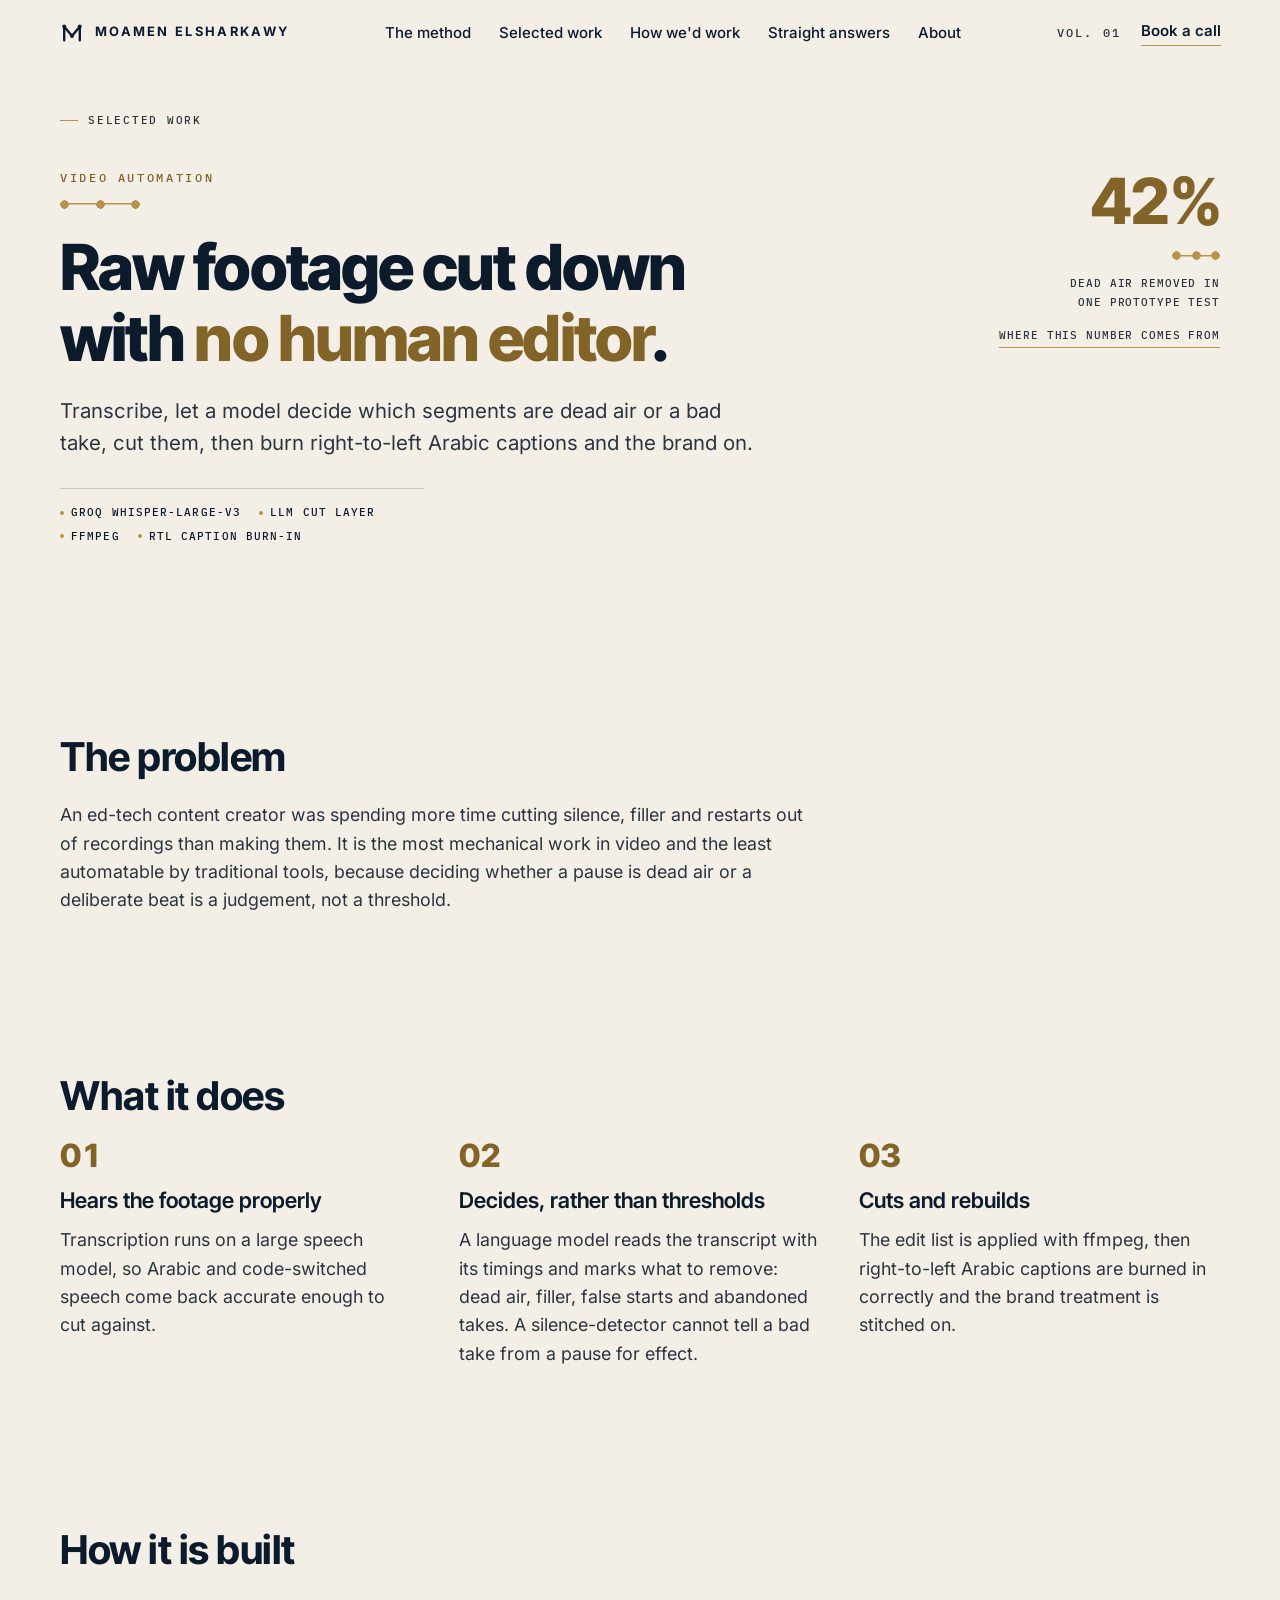
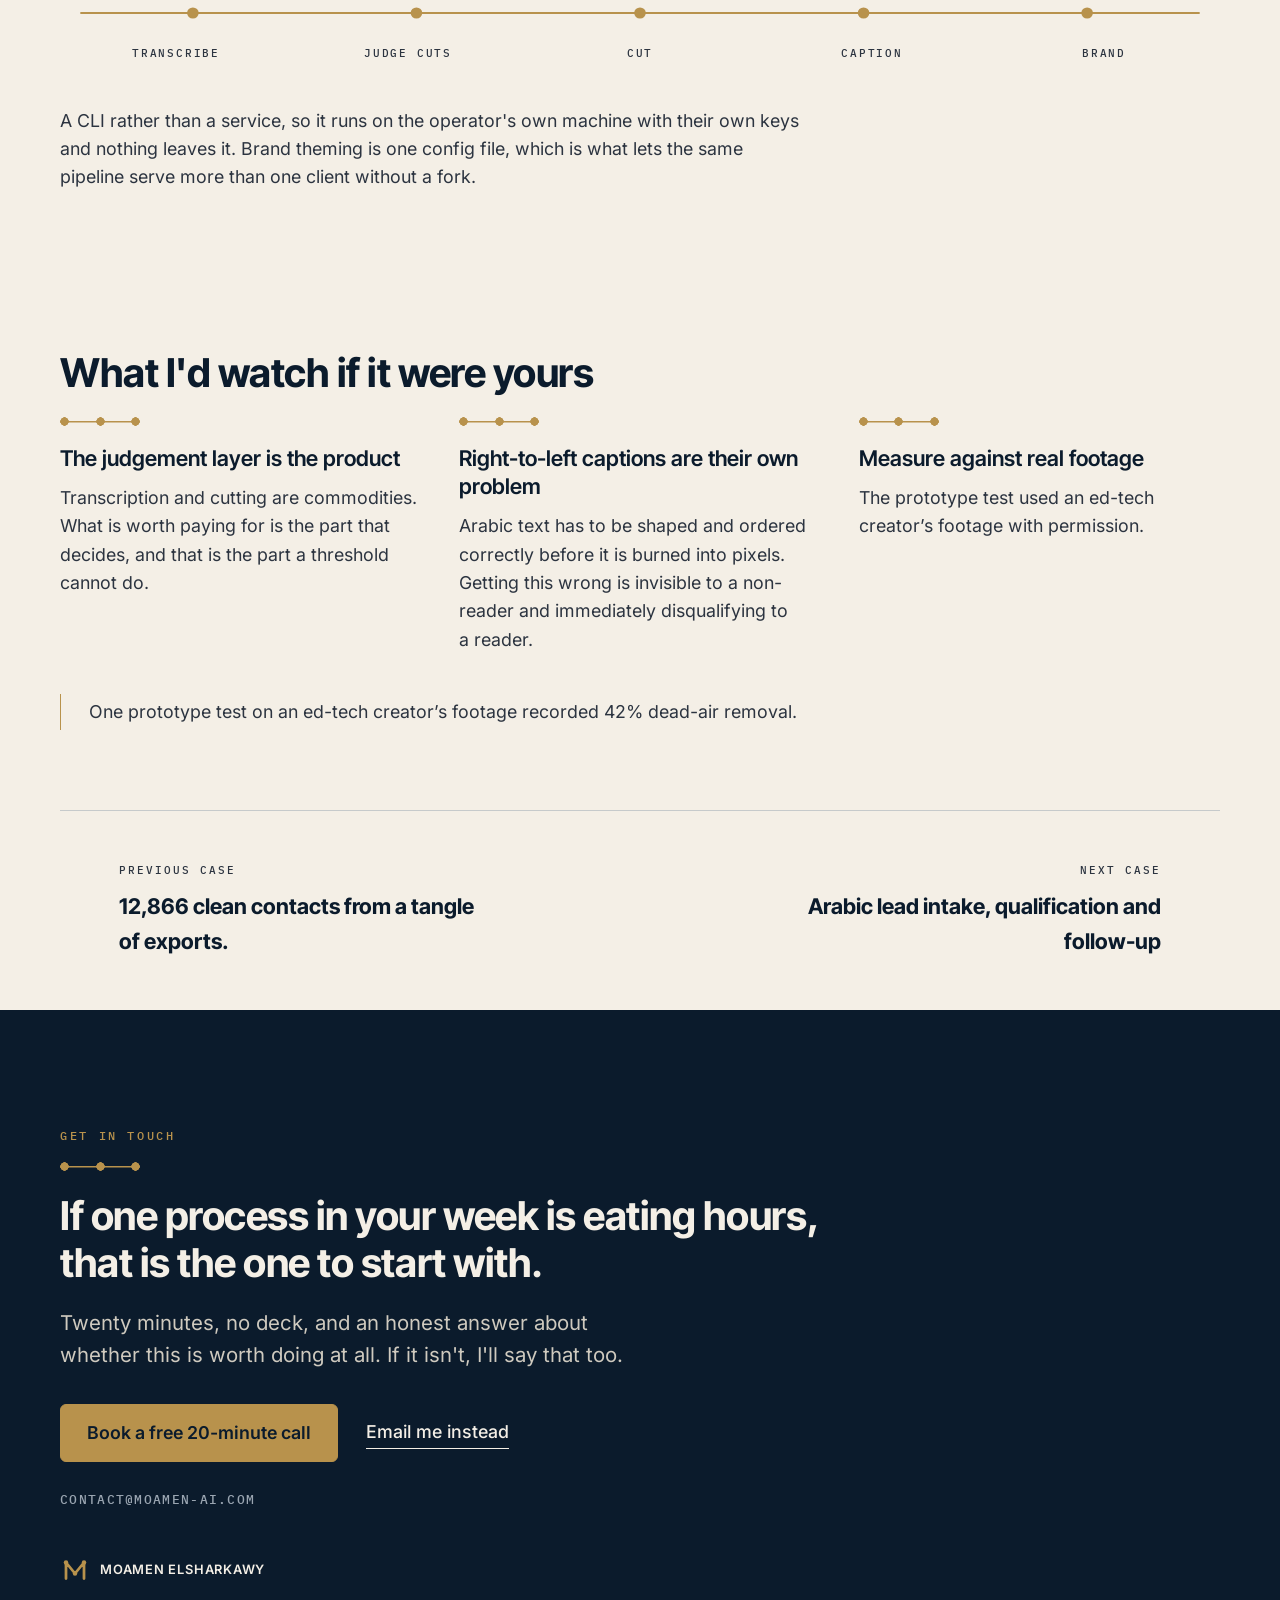
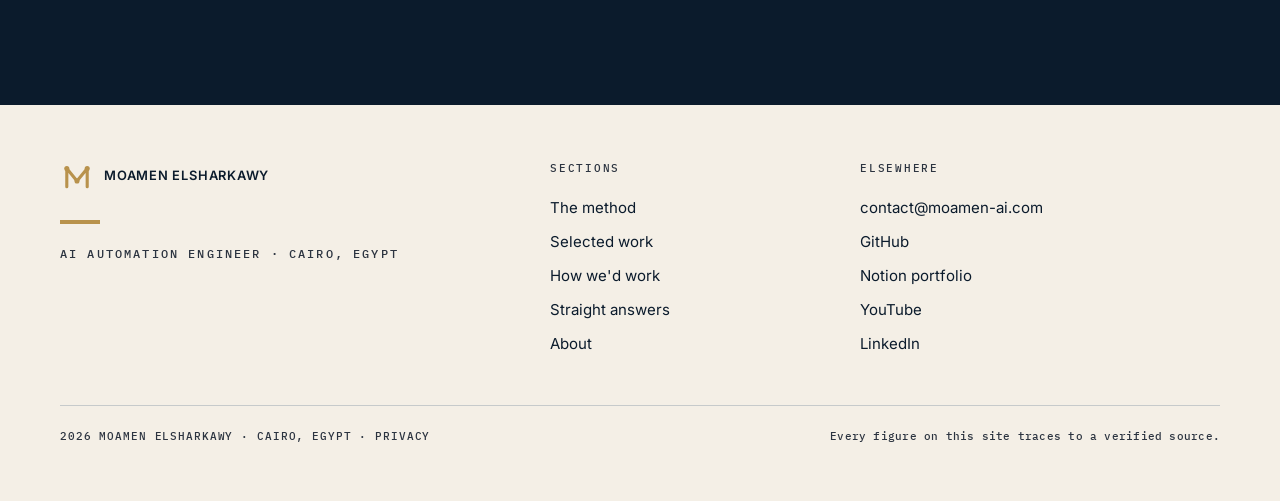
<file: work/video-pipeline.html>
<!doctype html>
<html lang="en">
<!-- GENERATED by tools/build-cases.mjs. DO NOT EDIT - edit the CASES data in that file and re-run. -->
<head>
<meta charset="utf-8">
<meta name="viewport" content="width=device-width, initial-scale=1">
<title>Raw footage cut down with no human editor. - Moamen Elsharkawy</title>
<meta name="description" content="Transcribe, let a model decide which segments are dead air or a bad take, cut them, then burn right-to-left Arabic captions and the brand on.">
<link rel="icon" type="image/svg+xml" href="../assets/favicon.svg">
<link rel="apple-touch-icon" href="../assets/apple-touch-icon.png">
<link rel="preload" href="../assets/fonts/InterTight-var-latin.woff2" as="font" type="font/woff2" crossorigin>
<link rel="preload" href="../assets/fonts/Inter-var-latin.woff2" as="font" type="font/woff2" crossorigin>
<link rel="stylesheet" href="../assets/fonts.css">
<link rel="stylesheet" href="../assets/tokens.css">
<link rel="stylesheet" href="../assets/site.css">
<link rel="stylesheet" href="../assets/case.css">
<meta property="og:type" content="article">
<meta property="og:title" content="Raw footage cut down with no human editor.">
<meta property="og:description" content="Transcribe, let a model decide which segments are dead air or a bad take, cut them, then burn right-to-left Arabic captions and the brand on.">
<meta property="og:url" content="https://moamen-elsharkawy.github.io/work/video-pipeline.html">
<meta property="og:image" content="https://moamen-elsharkawy.github.io/assets/img/cover-video-pipeline.png">
<meta name="twitter:card" content="summary_large_image">
<meta name="twitter:image" content="https://moamen-elsharkawy.github.io/assets/img/cover-video-pipeline.png">
<link rel="canonical" href="https://moamen-elsharkawy.github.io/work/video-pipeline.html">
</head>
<body>

<a class="skip" href="#main">Skip to content</a>

<header class="masthead" id="masthead">
  <div class="masthead-inner">
    <a class="lockup" href="../index.html" aria-label="Moamen Elsharkawy, home">
      <svg viewBox="0 0 120 120" width="26" height="26" aria-hidden="true" focusable="false">
        <path d="M24 30 L24 94 M24 30 L60 74 L96 30 M96 30 L96 94" fill="none" stroke="currentColor"
              stroke-width="11" stroke-linecap="round" stroke-linejoin="round"/>
        <circle cx="24" cy="30" r="9" fill="currentColor"/><circle cx="96" cy="30" r="9" fill="currentColor"/>
        <circle cx="60" cy="74" r="9" fill="currentColor"/>
      </svg>
      <span class="wordmark">Moamen Elsharkawy</span>
    </a>
    <nav class="nav-links" aria-label="Sections">
      <a href="../index.html#method">The method</a>
      <a href="../index.html#work">Selected work</a>
      <a href="../index.html#path">How we'd work</a>
      <a href="../index.html#questions">Straight answers</a>
      <a href="../index.html#about">About</a>
    </nav>
    <div class="masthead-right">
      <span class="meta">Vol. 01</span>
      <a class="cta-text" href="https://forms.gle/fLnBwHJd6BJu7HY66">Book a call</a>
    </div>
  </div>
</header>

<main id="main">

<article>
  <section class="band case-hero">
    <div class="container">
      <a class="back-link" href="../index.html#work">Selected work</a>
      <div class="case-hero-grid">
        <div>
          <span class="kicker">Video automation</span>
          <span class="node-rule" aria-hidden="true"></span>
          <h1>Raw footage cut down with <em>no human editor</em>.</h1>
          <p class="lead">Transcribe, let a model decide which segments are dead air or a bad take, cut them, then burn right-to-left Arabic captions and the brand on.</p>
          <ul class="stack-strip"><li>Groq whisper-large-v3</li><li>LLM cut layer</li><li>ffmpeg</li><li>RTL caption burn-in</li></ul>
        </div>
        <div class="case-hero-fig">
          <span class="fig-num">42%</span>
          <span class="node-rule" aria-hidden="true"></span>
          <span class="fig-src">Dead air removed in one prototype test</span>
          <a class="prov-back" href="../index.html#n4">Where this number comes from</a>
        </div>
      </div>
      <!-- The cover is NOT rendered in the page body. It is a 2560x1440 render of this same headline
           and this same figure, so on the page it restates what the hero just said, one screen apart,
           for ~150KB. It earns its place as the og:image, where it is the only thing a share preview
           shows - see the <meta> tags above. -->
    </div>
  </section>

  <section class="band band--tight">
    <div class="container">
      <div class="case-body">
        <h2>The problem</h2>
        <p>An ed-tech content creator was spending more time cutting silence, filler and restarts out of recordings than making them. It is the most mechanical work in video and the least automatable by traditional tools, because deciding whether a pause is dead air or a deliberate beat is a judgement, not a threshold.</p>
      </div>
    </div>
  </section>

  <section class="band band--tight">
    <div class="container">
      <div class="case-body"><h2>What it does</h2></div>
      <div class="grid-3 case-does">
        <div class="item reveal">
          <span class="item-ord">01</span>
          <h3>Hears the footage properly</h3>
          <p>Transcription runs on a large speech model, so Arabic and code-switched speech come back accurate enough to cut against.</p>
        </div>
        <div class="item reveal">
          <span class="item-ord">02</span>
          <h3>Decides, rather than thresholds</h3>
          <p>A language model reads the transcript with its timings and marks what to remove: dead air, filler, false starts and abandoned takes. A silence-detector cannot tell a bad take from a pause for effect.</p>
        </div>
        <div class="item reveal">
          <span class="item-ord">03</span>
          <h3>Cuts and rebuilds</h3>
          <p>The edit list is applied with ffmpeg, then right-to-left Arabic captions are burned in correctly and the brand treatment is stitched on.</p>
        </div>
      </div>
    </div>
  </section>

  <section class="band band--tight">
    <div class="container">
      <div class="case-body"><h2>How it is built</h2></div>
      <div class="chain-wrap reveal">
        <svg class="chain" viewBox="0 0 1100 40" preserveAspectRatio="none" aria-hidden="true" focusable="false">
          <path class="draw" pathLength="1" d="M20 20 H1080" fill="none" stroke="#B8924C" stroke-width="2" stroke-linecap="round"/>
          <g fill="#B8924C"><circle class="chain-node" cx="126.0" cy="20" r="5.5"/><circle class="chain-node" cx="338.0" cy="20" r="5.5"/><circle class="chain-node" cx="550.0" cy="20" r="5.5"/><circle class="chain-node" cx="762.0" cy="20" r="5.5"/><circle class="chain-node" cx="974.0" cy="20" r="5.5"/></g>
        </svg>
        <div class="chain-labels" style="grid-template-columns:repeat(5,1fr)">
          <span>Transcribe</span><span>Judge cuts</span><span>Cut</span><span>Caption</span><span>Brand</span>
        </div>
      </div>
      <div class="case-body"><p>A CLI rather than a service, so it runs on the operator's own machine with their own keys and nothing leaves it. Brand theming is one config file, which is what lets the same pipeline serve more than one client without a fork.</p></div>
    </div>
  </section>

  <section class="band band--tight">
    <div class="container">
      <div class="case-body"><h2>What I'd watch if it were yours</h2></div>
      <div class="grid-3 case-watch">
        <div class="item reveal">
          <span class="node-rule" aria-hidden="true"></span>
          <h3>The judgement layer is the product</h3>
          <p>Transcription and cutting are commodities. What is worth paying for is the part that decides, and that is the part a threshold cannot do.</p>
        </div>
        <div class="item reveal">
          <span class="node-rule" aria-hidden="true"></span>
          <h3>Right-to-left captions are their own problem</h3>
          <p>Arabic text has to be shaped and ordered correctly before it is burned into pixels. Getting this wrong is invisible to a non-reader and immediately disqualifying to a reader.</p>
        </div>
        <div class="item reveal">
          <span class="node-rule" aria-hidden="true"></span>
          <h3>Measure against real footage</h3>
          <p>The prototype test used an ed-tech creator’s footage with permission.</p>
        </div>
      </div>
      <div class="case-body">
        <div class="callout" style="margin-top:40px"><p>One prototype test on an ed-tech creator’s footage recorded 42% dead-air removal.</p></div>
      </div>
    </div>
  </section>

  <nav class="case-nav container" aria-label="Other cases">
    <a class="case-nav-item" href="./contact-intelligence.html">
      <span class="meta">Previous case</span><strong>12,866 clean contacts from a tangle of exports.</strong>
    </a>
    <a class="case-nav-item next" href="./leadsync-ai.html">
      <span class="meta">Next case</span><strong>Arabic lead intake, qualification and follow-up</strong>
    </a>
  </nav>
</article>

<section class="band band--dark" id="close">
  <div class="container">
    <div class="close-inner">
      <span class="kicker">Get in touch</span>
      <span class="node-rule" aria-hidden="true" style="margin:14px 0 0"></span>
      <h2>If one process in your week is eating hours, that is the one to start with.</h2>
      <p class="lead">Twenty minutes, no deck, and an honest answer about whether this is worth doing at
        all. If it isn't, I'll say that too.</p>
      <div class="cta-row">
        <a class="btn btn--onDark" href="https://forms.gle/fLnBwHJd6BJu7HY66">Book a free 20-minute call</a>
        <a class="link-underline" style="border-color:var(--pearl-ivory)" href="mailto:contact@moamen-ai.com?subject=The%20process%20that%20eats%20my%20week&body=1.%20The%20process%20I%20mean%3A%0D%0A2.%20Roughly%20how%20often%20it%20happens%3A%0D%0A3.%20The%20tools%20we%20already%20use%3A%0D%0A">Email me instead</a>
      </div>
      <span class="close-mail">contact@moamen-ai.com</span>
      <div class="signature">
        <svg class="sig-mark" viewBox="0 0 120 120" width="30" height="30" style="color:var(--aged-brass)" aria-hidden="true">
          <path d="M24 30 L24 94 M24 30 L60 74 L96 30 M96 30 L96 94" fill="none" stroke="currentColor"
                stroke-width="11" stroke-linecap="round" stroke-linejoin="round"/>
          <circle cx="24" cy="30" r="9" fill="currentColor"/><circle cx="96" cy="30" r="9" fill="currentColor"/>
          <circle cx="60" cy="74" r="9" fill="currentColor"/>
        </svg>
        <span class="sig-name on-dark">Moamen Elsharkawy</span>
      </div>
    </div>
  </div>
</section>

</main>

<footer class="colophon">
  <div class="container">
    <div class="colophon-grid">
      <div>
        <div class="signature">
          <svg class="sig-mark" viewBox="0 0 120 120" width="34" height="34" style="color:var(--aged-brass)" aria-hidden="true">
            <path d="M24 30 L24 94 M24 30 L60 74 L96 30 M96 30 L96 94" fill="none" stroke="currentColor"
                  stroke-width="11" stroke-linecap="round" stroke-linejoin="round"/>
            <circle cx="24" cy="30" r="9" fill="currentColor"/><circle cx="96" cy="30" r="9" fill="currentColor"/>
            <circle cx="60" cy="74" r="9" fill="currentColor"/>
          </svg>
          <span class="sig-name">Moamen Elsharkawy</span>
        </div>
        <span class="rule-brass-bold" aria-hidden="true"></span>
        <span class="meta">AI automation engineer &middot; Cairo, Egypt</span>
      </div>
      <div>
        <h4>Sections</h4>
        <ul class="colophon-links">
          <li><a href="../index.html#method">The method</a></li>
          <li><a href="../index.html#work">Selected work</a></li>
          <li><a href="../index.html#path">How we'd work</a></li>
          <li><a href="../index.html#questions">Straight answers</a></li>
          <li><a href="../index.html#about">About</a></li>
        </ul>
      </div>
      <div>
        <h4>Elsewhere</h4>
        <ul class="colophon-links">
          <li><a href="mailto:contact@moamen-ai.com">contact@moamen-ai.com</a></li>
          <li><a href="https://github.com/Moamen-Elsharkawy">GitHub</a></li>
          <li><a href="https://app.notion.com/p/c201df9dd81482998591011f978b1bda">Notion portfolio</a></li>
          <li><a href="https://www.youtube.com/@moamen-elsharkawy">YouTube</a></li>
          <li><a href="https://www.linkedin.com/in/moamen--elsharkawy">LinkedIn</a></li>
        </ul>
      </div>
    </div>
    <div class="colophon-bottom">
      <p>2026 Moamen Elsharkawy &middot; Cairo, Egypt &middot; <a href="../privacy.html">Privacy</a></p>
      <p>Every figure on this site traces to a verified source.</p>
    </div>
  </div>
</footer>

<div class="mobile-cta-bar">
  <a href="https://forms.gle/fLnBwHJd6BJu7HY66">Book a free 20-minute call</a>
</div>

<script src="../assets/site.js" defer></script>
</body>
</html>
</file>
<file: assets/fonts.css>
/* fonts.css - self-hosted replacement for the Google Fonts @import in tokens.css.
 *
 * WHY SELF-HOSTED: brand-assets/tokens.css @imports Google Fonts. On a public site that is a
 * third-party runtime dependency on the brand's typography, and tools/site-qa.mjs cannot fail on an
 * external request (it reports them but does not assert), so a blocked CDN would be invisible to the
 * only gate this site has. Vendoring makes the 404 check meaningful. Precedent: the AI Spark School
 * site vendors SpaceGrotesk-var.woff2 the same way.
 *
 * WHY THIS IS A <link>, NOT AN @import: an @import inside an already-linked stylesheet serialises a
 * second round trip before any font can start downloading. This file is linked in <head> BEFORE
 * tokens.css so the faces are declared by the time the type classes need them.
 *
 * THREE FILES, NOT EIGHT: Inter and Inter Tight are shipped as variable fonts covering the whole
 * weight range the brand uses, so one file each replaces four and three static weights. IBM Plex Mono
 * is only ever used at 500, so it stays a single static face. Latin subset only - this site is
 * English-only, which is also why IBM Plex Sans Arabic (declared in tokens.css --font-arabic) is
 * deliberately NOT shipped. Total: 108KB.
 *
 * The unicode-range is copied verbatim from the Google-served @font-face blocks these replace.
 * Licences + attribution: ./fonts/OFL.txt (all three are SIL OFL 1.1).
 */

/* Inter Tight - display face. Brand uses 600 / 700 / 800. */
@font-face {
  font-family: "Inter Tight";
  font-style: normal;
  font-weight: 600 800;
  font-display: swap;
  src: url("./fonts/InterTight-var-latin.woff2") format("woff2");
  unicode-range: U+0000-00FF, U+0131, U+0152-0153, U+02BB-02BC, U+02C6, U+02DA, U+02DC, U+0304,
    U+0308, U+0329, U+2000-206F, U+20AC, U+2122, U+2191, U+2193, U+2212, U+2215, U+FEFF, U+FFFD;
}

/* Inter - body face. Brand uses 400 / 500 / 600 / 700. */
@font-face {
  font-family: "Inter";
  font-style: normal;
  font-weight: 400 700;
  font-display: swap;
  src: url("./fonts/Inter-var-latin.woff2") format("woff2");
  unicode-range: U+0000-00FF, U+0131, U+0152-0153, U+02BB-02BC, U+02C6, U+02DA, U+02DC, U+0304,
    U+0308, U+0329, U+2000-206F, U+20AC, U+2122, U+2191, U+2193, U+2212, U+2215, U+FEFF, U+FFFD;
}

/* IBM Plex Mono - the tech micro-label layer (kickers, metadata, source lines). Only ever 500. */
@font-face {
  font-family: "IBM Plex Mono";
  font-style: normal;
  font-weight: 500;
  font-display: swap;
  src: url("./fonts/IBMPlexMono-500-latin.woff2") format("woff2");
  unicode-range: U+0000-00FF, U+0131, U+0152-0153, U+02BB-02BC, U+02C6, U+02DA, U+02DC, U+0304,
    U+0308, U+0329, U+2000-206F, U+20AC, U+2122, U+2191, U+2193, U+2212, U+2215, U+FEFF, U+FFFD;
}
</file>
<file: assets/tokens.css>
/* GENERATED from brand-assets/tokens.css by projects/internal/personal-site/tools/sync-brand.mjs.
   DO NOT EDIT - edit nothing here. brand-assets/ is frozen; the web layer is site.css, which loads
   after this file and reassigns the --fs-* tokens to fluid clamp() values. */
/* ============================================================
   MOAMEN ELSHARKAWY — PREMIUM LIGHT
   Colors + Type tokens
   ============================================================ */

/* ---------- Webfonts (Google Fonts; substitute for shipped TTFs) ---------- */
/* @import of Google Fonts removed at sync time. The faces are self-hosted and declared in
   ./fonts.css, which every page links BEFORE this file. See tools/sync-brand.mjs. */

:root {
  /* ---------- COLOR TOKENS ---------- */
  /* Brand palette — these six colors are the entire system. */
  --pearl-ivory:   #F4EFE6;   /* Primary canvas. Replaces white. */
  --obsidian-navy: #0B1B2C;   /* Type, mark, masthead. Replaces black. */
  --aged-brass:    #B8924C;   /* Hero accent — kicker, rules, big numbers, quote marks. */
  --steel-cyan:    #4FB3C7;   /* Secondary accent — keyword highlights, fine details. */
  --graphite:      #2C3440;   /* Secondary body. */
  --mist:          #9AA5B1;   /* Tertiary — captions, metadata, dividers. */

  /* Banned-by-system fallbacks (kept here for clarity, not for use) */
  /* --black: NEVER — use --obsidian-navy */
  /* --white: NEVER — use --pearl-ivory */

  /* ---------- SEMANTIC COLOR ---------- */
  --bg:           var(--pearl-ivory);
  --bg-inverted:  var(--obsidian-navy);
  --fg-1:         var(--obsidian-navy);   /* Primary type */
  --fg-2:         var(--graphite);        /* Body, secondary */
  --fg-3:         var(--mist);            /* Captions, metadata, divider */
  --accent:       var(--aged-brass);      /* Hero accent */
  --accent-2:     var(--steel-cyan);      /* Secondary accent */
  --rule:         var(--aged-brass);      /* Brass thin rule */
  --hairline:     rgba(154, 165, 177, 0.5); /* Mist 50% — soft divider */
  --masthead:     var(--obsidian-navy);   /* Magazine top/bottom rules */

  /* ---------- TYPE FAMILIES ---------- */
  --font-display: "Inter Tight", "Inter", system-ui, -apple-system, sans-serif;
  --font-body:    "Inter", system-ui, -apple-system, sans-serif;
  --font-arabic:  "IBM Plex Sans Arabic", "Cairo", "Noto Naskh Arabic", system-ui, sans-serif;
  --font-quote:   Georgia, "Times New Roman", serif; /* ONLY for oversized decorative quote mark */
  --font-mono:    "IBM Plex Mono", ui-monospace, "Consolas", monospace; /* tech micro-labels: kickers, metadata, captions */

  /* ---------- TYPE WEIGHTS ---------- */
  --w-body:    400;
  --w-medium:  500;
  --w-label:   600;   /* kicker, button label, tag */
  --w-bold:    700;   /* H2/H3, wordmark */
  --w-display: 800;   /* H1, hero numbers */

  /* ---------- TYPE SCALE ---------- */
  --fs-kicker:    10px;   /* 9–11 acceptable */
  --fs-caption:   12px;
  --fs-body-sm:   13px;
  --fs-body:      15px;
  --fs-body-lg:   16px;
  --fs-h3:        18px;
  --fs-h2:        26px;
  --fs-h1:        40px;   /* 32–48 */
  --fs-hero-num:  104px;  /* 80–120 */
  --fs-quote:     120px;  /* Decorative Georgia quote mark */

  /* ---------- TRACKING ---------- */
  --ls-display: -0.03em;   /* -1 to -1.5 on large sizes */
  --ls-h2:      -0.012em;
  --ls-body:     0;
  --ls-kicker:   0.22em;   /* 2–3px */
  --ls-byline:   0.18em;

  /* ---------- LINE HEIGHT ---------- */
  --lh-tight:   1.05;   /* hero numbers, big display */
  --lh-display: 1.12;   /* H1 */
  --lh-h2:      1.18;
  --lh-body:    1.6;
  --lh-quote:   1.18;

  /* ---------- LAYOUT TOKENS ---------- */
  --pad-card:        32px;   /* preferred — never below 24 */
  --pad-card-min:    24px;
  --radius-card:      6px;   /* corner radius on post layouts */
  --radius-tile:      8px;
  --rule-thin:        1px;   /* masthead, hairline */
  --rule-mid:       1.5px;   /* brass below kicker */
  --rule-bold:        4px;   /* brass underline at hero scale */
  --rule-w-short:    32px;   /* 24–48 brass rule below kicker */
  --rule-w-stat:     80px;   /* short brass rule below stat context */
  --rule-w-sig:      40px;   /* under wordmark */

  /* ---------- ASPECT RATIOS ---------- */
  /* For canvas containers — applied via aspect-ratio. */
  --ar-post:    4 / 5;     /* 1080×1350 */
  --ar-cover:   4 / 1;     /* 1584×396 */
  --ar-thumb:   16 / 9;    /* 1280×720 */
  --ar-square:  1 / 1;     /* 1080×1080 */
  --ar-story:   9 / 16;    /* 1080×1920 */
}

/* ============================================================
   BASE
   ============================================================ */

html, body {
  background: var(--bg);
  color: var(--fg-1);
  font-family: var(--font-body);
  font-size: var(--fs-body);
  line-height: var(--lh-body);
  -webkit-font-smoothing: antialiased;
  -moz-osx-font-smoothing: grayscale;
  text-rendering: optimizeLegibility;
}

/* ============================================================
   SEMANTIC TYPE — apply directly or via class
   ============================================================ */

.h1, h1 {
  font-family: var(--font-display);
  font-weight: var(--w-display);
  font-size: var(--fs-h1);
  line-height: var(--lh-display);
  letter-spacing: var(--ls-display);
  color: var(--fg-1);
  margin: 0;
  text-wrap: balance;
}

.h2, h2 {
  font-family: var(--font-display);
  font-weight: var(--w-bold);
  font-size: var(--fs-h2);
  line-height: var(--lh-h2);
  letter-spacing: var(--ls-h2);
  color: var(--fg-1);
  margin: 0;
}

.h3, h3 {
  font-family: var(--font-display);
  font-weight: var(--w-label);
  font-size: var(--fs-h3);
  line-height: 1.3;
  color: var(--fg-1);
  margin: 0;
}

.body, p {
  font-family: var(--font-body);
  font-weight: var(--w-body);
  font-size: var(--fs-body);
  line-height: var(--lh-body);
  color: var(--fg-2);
  margin: 0;
  text-wrap: pretty;
}

.body-sm {
  font-size: var(--fs-body-sm);
  line-height: var(--lh-body);
  color: var(--fg-2);
}

/* Kicker label — UPPERCASE, brass, wide-tracked, MONOSPACE (the tech-layer cue). The brand's signature. */
.kicker {
  font-family: var(--font-mono);
  font-weight: 500;
  font-size: var(--fs-kicker);
  letter-spacing: 0.2em;
  text-transform: uppercase;
  color: var(--accent);
  display: inline-block;
}

/* Caption / metadata in mist — monospace, "reads as code" */
.caption,
.meta {
  font-family: var(--font-mono);
  font-weight: 500;
  font-size: var(--fs-kicker);
  letter-spacing: 0.18em;
  text-transform: uppercase;
  color: var(--fg-3);
}

/* Wordmark — UPPERCASE in footer / signature placement */
.wordmark {
  font-family: var(--font-body);
  font-weight: var(--w-bold);
  font-size: var(--fs-caption);
  letter-spacing: var(--ls-byline);
  text-transform: uppercase;
  color: var(--fg-1);
}

/* Hero number — Inter Tight 800 in brass */
.hero-num {
  font-family: var(--font-display);
  font-weight: var(--w-display);
  font-size: var(--fs-hero-num);
  line-height: var(--lh-tight);
  letter-spacing: -0.04em;
  color: var(--accent);
}

/* Pull-quote mark — the only serif moment in the brand */
.quote-mark {
  font-family: var(--font-quote);
  font-weight: 700;
  font-size: var(--fs-quote);
  line-height: 1;
  color: var(--accent);
  opacity: 0.6;
}

/* Quote body */
.quote-body {
  font-family: var(--font-display);
  font-weight: var(--w-label);
  font-size: var(--fs-body-lg);
  line-height: var(--lh-quote);
  color: var(--fg-1);
}

/* Brass rules ------------------------------------------------ */
.rule-brass {
  display: block;
  height: var(--rule-mid);
  background: var(--accent);
  border: 0;
  width: var(--rule-w-short);
  margin: 0;
}
.rule-brass-bold {
  display: block;
  height: var(--rule-bold);
  background: var(--accent);
  border: 0;
  width: var(--rule-w-sig);
  margin: 0;
}
.rule-hairline {
  display: block;
  height: 1px;
  background: var(--hairline);
  border: 0;
  width: 100%;
  margin: 0;
}
.rule-masthead {
  display: block;
  height: 1px;
  background: var(--masthead);
  border: 0;
  width: 100%;
  margin: 0;
}

/* Highlights inside headlines */
.hl-brass { color: var(--accent); }
.hl-cyan  { color: var(--accent-2); }

/* Arabic block — RTL with the IBM Plex Arabic stack */
.arabic,
[dir="rtl"] {
  font-family: var(--font-arabic);
}

/* ============================================================
   CANVAS — fixed-size post / cover / thumb scaffolds
   ============================================================ */

.canvas {
  background: var(--bg);
  color: var(--fg-1);
  font-family: var(--font-body);
  position: relative;
  overflow: hidden;
}
.canvas--post   { width: 1080px; height: 1350px; }
.canvas--square { width: 1080px; height: 1080px; }
.canvas--thumb  { width: 1280px; height:  720px; }
.canvas--cover  { width: 1584px; height:  396px; }
.canvas--story  { width: 1080px; height: 1920px; }

/* ============================================================
   TECH LAYER — node-line motif + signature (the "AI automation" cue)
   ============================================================ */

/* Node-line motif: a thin brass line punctuated by 3 dots. The evolution of the plain
   brass rule; reads as a workflow path. CSS-only (line + 3 radial-gradient dots). */
.node-rule {
  height: 9px;
  width: var(--rule-w-stat);   /* default ~80px; override inline as needed */
  background:
    linear-gradient(var(--accent), var(--accent)) 0 50% / 100% 1.5px no-repeat,
    radial-gradient(circle, var(--accent) 4px, transparent 4.5px) 0%   50% / 9px 9px no-repeat,
    radial-gradient(circle, var(--accent) 4px, transparent 4.5px) 50%  50% / 9px 9px no-repeat,
    radial-gradient(circle, var(--accent) 4px, transparent 4.5px) 100% 50% / 9px 9px no-repeat;
}

/* Signature lockup — the M-Flow mark + name, placed quietly in a corner/footer of every piece.
   Markup:  <div class="signature"><svg class="sig-mark">…M-Flow…</svg>
              <span class="sig-name">Moamen Elsharkawy</span></div>
   On tight surfaces (avatars, small thumbs) drop .sig-name and keep the mark only. */
.signature {
  display: inline-flex;
  align-items: center;
  gap: 10px;
}
.signature .sig-mark { display: block; flex: none; }
.signature .sig-name {
  font-family: var(--font-body);
  font-weight: var(--w-label);
  font-size: var(--fs-caption);
  letter-spacing: 0.06em;
  text-transform: uppercase;
  color: var(--fg-1);
  white-space: nowrap;
}
.signature .sig-name.on-dark { color: var(--pearl-ivory); }

/* The M-Flow mark as an inline SVG (paste this where a mark is needed; set color via `color`).
   <svg class="sig-mark" viewBox="0 0 120 120" width="26" height="26" style="color:var(--accent)">
     <path d="M24 30 L24 94 M24 30 L60 74 L96 30 M96 30 L96 94" fill="none"
       stroke="currentColor" stroke-width="11" stroke-linecap="round" stroke-linejoin="round"/>
     <circle cx="24" cy="30" r="9" fill="currentColor"/><circle cx="96" cy="30" r="9" fill="currentColor"/>
     <circle cx="60" cy="74" r="9" fill="currentColor"/>
   </svg> */
</file>
<file: assets/site.css>
/* ============================================================================================
   site.css - THE WEB LAYER for moamen-ai.com
   Loads AFTER assets/tokens.css (the vendored, frozen Premium Light brand system).
   ============================================================================================

   HOW THIS RELATES TO THE BRAND. tokens.css is tuned for fixed canvases (1080x1350, 1280x720) and
   every one of its type classes hardcodes `font-size: var(--fs-h1)` etc. So the cheapest correct way
   to make the whole brand responsive is to REASSIGN those same custom properties here, in one :root
   block. Because this file loads second, the new values cascade into .h1 / .h2 / .kicker / .hero-num /
   .quote-mark / .body with every ratio, tracking and line-height preserved. tokens.css is never
   edited (it is frozen and hash-checked by tools/sync-brand.mjs --check).

   FOUR RECORDED AMENDMENTS. A responsive site cannot hold every canvas-tuned number. Each deviation
   is a documented decision, not silent drift. Full reasoning: docs/decisions.md.

     A. Body base 15px -> 16px minimum. The canvas scale was tuned for a 1080px artboard, not a
        16px-rem browser.
     B. --fs-hero-num may fall below the brand's 80px floor under 1024px, because 80px overflows a
        390px column. It never exceeds 120px, so the top of the 80-120px band is respected.
     C. The kicker is 11px, stepping to 12px at 768px, not the canvas 10px. At 0.2em tracking, 10px is
        unreadable on a phone. Nothing on this site renders below 11px, so the brand's 9px hard floor
        keeps real headroom instead of being scraped.
     D. CONTRAST. Measured against Pearl Ivory #F4EFE6: Obsidian 15.19:1 and Graphite 10.96:1 pass,
        but Mist 2.19:1, Aged Brass 2.53:1 and Steel Cyan 2.13:1 fail even the 3:1 non-text minimum,
        at every size. brand-guide.md never mentions contrast, so it gives no cover. The line drawn
        here, and it is a clean one:
          - brass TEXT on Pearl        -> --brass-deep #826429 (4.82:1)
          - brass GEOMETRY (rules, dots, node motif, graph spine, the mark, borders) -> --aged-brass,
            unchanged, because none of it is text
          - brass text on the two obsidian bands -> --aged-brass, unchanged (6.01:1)
          - mist TEXT on Pearl         -> --graphite (10.96:1)
          - mist text on obsidian      -> --mist, unchanged (6.95:1)
          - mist 1px hairlines         -> unchanged, non-text
          - focus ring                 -> Obsidian, never brass
        --brass-deep is the same hue (39.8deg vs 38.9deg), just darker, so kickers still read as
        brass. Brass is never the sole carrier of information anywhere on this site.
        NOTE: --graphite is 1.39:1 on Obsidian. It must never appear on the two dark bands.

   STRUCTURAL LAW: brass rule widths stay FIXED at the token values (32 / 40 / 80px) and are never a
   percentage or a vw. brand-guide.md says a brass rule is 24-80px and must always be short, never
   spanning full width - a percentage-width rule violates that at some viewport by definition.

   MEASURE, NOT PERCENTAGE COLUMNS: the reading column is set in `ch`. That is what makes the page read
   as a publication at every width rather than only at the one it was designed on.

   FILE ORDER MATTERS: the prefers-reduced-motion block is the LAST thing in this file. If it came
   before the component rules, `.reveal { opacity: 1 }` would lose the cascade to the later
   `.reveal { opacity: 0 }` at equal specificity, and any element the JS guard missed would stay
   invisible. Do not move it.

   BREAKPOINTS - four, and only four (CSS cannot use custom properties in media queries, so literals):
     560px   credential strips and 4-up figure grids go single column; colophon bottom row wraps
     700px   the hero node graph is replaced by its 2x2 HTML fallback; the fixed bottom CTA bar
             appears; masthead drops to 56px
     900px   2x2 and 3-up grids collapse; masthead centre links hide; ledger goes 2x2
     1080px  the hero, #house and the work rows split into two columns
   (1200px is used once, to let #method go 4-across.)
   ============================================================================================ */

/* ---------------------------------------------------------------------------
   1. TOKEN LAYER - fluid reassignment + the new --web-* names
   Every clamp is written as clamp(min, Avw + Bpx, max) so the middle term is exact at both ends
   (390px phone, 1440px desktop) instead of being a hand-waved guess.
   --------------------------------------------------------------------------- */
:root {
  /* --- amendment D: the one new colour, a darker shade of the existing brass --- */
  --brass-deep: #826429;         /* 4.82:1 on Pearl Ivory. Brass TEXT on light surfaces only. */

  /* --- fluid type scale (reassigns tokens.css) --- */
  --fs-kicker:   11px;                                  /* amendment C; steps to 12px at 768px */
  --fs-caption:  clamp(12px, 0.10vw + 11.6px, 13px);
  --fs-body-sm:  clamp(13px, 0.10vw + 12.6px, 14px);
  --fs-body:     clamp(16px, 0.19vw + 15.3px, 18px);    /* amendment A */
  --fs-body-lg:  clamp(17px, 0.38vw + 15.5px, 21px);
  --fs-h3:       clamp(19px, 0.29vw + 17.9px, 22px);
  --fs-h2:       clamp(27px, 1.43vw + 21.4px, 42px);
  --fs-h1:       clamp(38px, 2.86vw + 26.9px, 68px);
  --fs-hero-num: clamp(52px, 6.10vw + 28.2px, 116px);   /* amendment B */
  --fs-quote:    clamp(72px, 4.57vw + 54.2px, 120px);

  /* --- things the canvas system never needed --- */
  --web-gutter:       clamp(24px, 4.6vw, 72px);  /* 24px floor is the brand's own stated minimum */
  --web-band-y:       clamp(72px, 8.6vw, 148px);
  --web-container:    1160px;
  --web-measure:      68ch;
  --web-measure-lead: 34ch;
  --web-measure-head: 21ch;

  --web-masthead-h:   66px;
  --web-mobile-cta-h: 56px;

  /* --- motion --- */
  --web-ease:      cubic-bezier(0.2, 0.7, 0.3, 1);
  --web-ease-draw: cubic-bezier(0.22, 0.61, 0.36, 1);
  --web-t-hover:   160ms;
  --web-t-reveal:  240ms;
}

@media (min-width: 768px) {
  :root { --fs-kicker: 12px; }
}

/* ---------------------------------------------------------------------------
   2. BASE
   --------------------------------------------------------------------------- */
*, *::before, *::after { box-sizing: border-box; }
* { margin: 0; padding: 0; }

html {
  -webkit-text-size-adjust: 100%;
  /* every anchor target clears the sticky masthead; see .anchor below */
  scroll-padding-bottom: var(--web-mobile-cta-h);
}

body {
  background: var(--bg);
  color: var(--fg-1);
  font-family: var(--font-body);
  font-size: var(--fs-body);
  line-height: var(--lh-body);
  overflow-x: hidden;   /* belt-and-braces: site-qa.mjs asserts scrollWidth == innerWidth */
}

img, svg { display: block; max-width: 100%; }
ul, ol { list-style: none; }

a { color: inherit; text-decoration: none; transition: color var(--web-t-hover) ease; }
a:hover { color: var(--brass-deep); }          /* colour shift only - brand law, no geometry change */
a:active { opacity: 0.85; }                     /* press state; never a shrink */

/* Focus: Obsidian at 15.19:1. NEVER brass (2.53:1 would fail the 3:1 non-text minimum). */
:focus-visible { outline: 2px solid var(--obsidian-navy); outline-offset: 3px; border-radius: 2px; }
:focus:not(:focus-visible) { outline: none; }
.band--dark :focus-visible { outline-color: var(--pearl-ivory); }

.sr-only {
  position: absolute; width: 1px; height: 1px; padding: 0; margin: -1px;
  overflow: hidden; clip: rect(0 0 0 0); white-space: nowrap; border: 0;
}

/* Skip link - first focusable element on every page. */
.skip {
  position: absolute; left: var(--web-gutter); top: -100px; z-index: 100;
  background: var(--obsidian-navy); color: var(--pearl-ivory);
  padding: 12px 20px; font-size: var(--fs-body-sm); font-weight: var(--w-label);
  transition: top 120ms ease;
}
.skip:focus { top: 12px; color: var(--pearl-ivory); }

/* Every id that is a link target clears the sticky masthead, so a jump does not land under it.
   Load-bearing for the nine #numbers provenance rows the ledger figures link to. */
.anchor { scroll-margin-top: calc(var(--web-masthead-h) + 16px); }
@media (max-width: 700px) { .anchor { scroll-margin-top: 72px; } }

/* ---------------------------------------------------------------------------
   3. AMENDMENT D APPLIED - the colour corrections over tokens.css
   --------------------------------------------------------------------------- */

/* Brass text on Pearl drops to the deeper shade. */
.kicker { color: var(--brass-deep); letter-spacing: var(--ls-kicker); }
.hero-num { color: var(--brass-deep); }
.hl-brass { color: var(--brass-deep); }

/* Mist text on Pearl becomes Graphite. Mist survives only as hairlines and on the dark bands. */
.caption, .meta { color: var(--fg-2); }

/* On the two obsidian bands, brass and mist are already compliant, so they revert to the true brand
   values. This is also why --graphite must never appear inside .band--dark. */
.band--dark .kicker,
.band--dark .hero-num,
.band--dark .hl-brass { color: var(--accent); }
.band--dark .caption,
.band--dark .meta { color: var(--fg-3); }

/* ---------------------------------------------------------------------------
   4. LAYOUT PRIMITIVES
   --------------------------------------------------------------------------- */
.container { width: 100%; max-width: var(--web-container); margin-inline: auto; }

.band { padding: var(--web-band-y) var(--web-gutter); }
.band--tight { padding-block: calc(var(--web-band-y) * 0.72); }

.band--dark {
  background: var(--bg-inverted);
  color: var(--pearl-ivory);
}
.band--dark h2, .band--dark h3, .band--dark .h2, .band--dark .h3 { color: var(--pearl-ivory); }
.band--dark p { color: #CFCABF; }   /* Pearl at reduced strength: 11.2:1 on Obsidian */

.measure { max-width: var(--web-measure); }

.sec-head { margin-bottom: clamp(40px, 4vw, 64px); }
.sec-head .kicker { display: block; margin-bottom: 12px; }
.sec-head .node-rule { margin-bottom: 22px; }
.sec-head h2 { max-width: 24ch; }
.sec-head p { margin-top: 18px; max-width: 56ch; font-size: var(--fs-body-lg); }

/* A section head whose "heading" is really a statement line, not a title (used by #ledger). Set at
   body-lg in the display face rather than at h2 scale, so it reads as a claim being made rather than
   as another section title. */
.sec-head .statement {
  font-family: var(--font-display); font-weight: var(--w-label);
  font-size: var(--fs-body-lg); line-height: var(--lh-h2); letter-spacing: 0;
  max-width: 46ch;
}

.grid-2 { display: grid; grid-template-columns: repeat(2, 1fr); gap: clamp(32px, 3.4vw, 48px); }
.grid-3 { display: grid; grid-template-columns: repeat(3, 1fr); gap: clamp(28px, 3vw, 40px); }
.grid-4 { display: grid; grid-template-columns: repeat(4, 1fr); gap: clamp(24px, 2.4vw, 36px); }
@media (max-width: 900px) { .grid-2, .grid-3, .grid-4 { grid-template-columns: 1fr; } }

.row-hairline { border-top: 1px solid var(--hairline); }
.rule-full { height: 1px; background: var(--hairline); border: 0; }

/* ---------------------------------------------------------------------------
   5. THE NODE-LINE MOTIF, extended
   .node-rule already exists in tokens.css. .stack-strip is the new component: the same brass line +
   dot language replacing tag pills, which are the most generic element in a portfolio card.
   --------------------------------------------------------------------------- */
/* tokens.css declares .node-rule's height, width and background but no `display`, so on the <span>
   this site uses it stays inline and the box is never drawn. One line makes the brand's second
   signature element actually render. */
.node-rule { display: block; }

.stack-strip {
  display: flex; flex-wrap: wrap; align-items: center;
  gap: 6px 18px;
  font-family: var(--font-mono); font-weight: 500; font-size: 11px;
  letter-spacing: 0.1em; text-transform: uppercase; color: var(--fg-1);
  padding-top: 16px; position: relative;
}
/* A hairline, not brass. A brass rule spanning the strip would run 280px+; brand-guide.md caps brass
   rules at 24-80px and says they must always be short. The brass DOTS carry the node motif on their
   own, which is the point of the component. */
.stack-strip::before {
  content: ""; position: absolute; top: 0; left: 0; right: 0;
  height: 1px; background: var(--hairline);
}
.stack-strip li { display: flex; align-items: center; gap: 7px; }
.stack-strip li::before {
  content: ""; width: 4px; height: 4px; border-radius: 50%;
  background: var(--accent); flex: none;
}

/* ---------------------------------------------------------------------------
   6. MASTHEAD + persistent CTA
   --------------------------------------------------------------------------- */
.masthead {
  position: sticky; top: 0; z-index: 50;
  background: var(--bg);
  height: var(--web-masthead-h);
  border-bottom: 1px solid transparent;
  transition: border-color 200ms ease;
}
.masthead.is-scrolled { border-bottom-color: var(--masthead); }
.masthead-inner {
  height: 100%; display: flex; align-items: center; gap: 24px;
  padding-inline: var(--web-gutter);
}
.masthead .lockup { display: flex; align-items: center; gap: 10px; flex: none; }
.masthead .lockup svg { color: var(--obsidian-navy); }
.masthead .lockup:hover svg { color: var(--brass-deep); }
.nav-links { display: flex; gap: 28px; margin-inline: auto; }
.nav-links a { font-size: 15px; font-weight: var(--w-medium); }
.masthead-right { display: flex; align-items: center; gap: 20px; flex: none; }
.masthead-right .meta { display: none; }

/* Text CTA with a brass underline. Deliberately not a filled pill: brand-guide has no button spec and
   a filled pill is the most generic element available. */
.cta-text {
  font-weight: var(--w-label); font-size: 15px;
  border-bottom: 1.5px solid var(--accent); padding-bottom: 2px;
}

@media (min-width: 1080px) { .masthead-right .meta { display: block; } }
@media (max-width: 900px) {
  .nav-links { display: none; }
  .masthead-right { margin-inline-start: auto; }
}
@media (max-width: 700px) {
  .masthead { height: 56px; }
  body { padding-bottom: var(--web-mobile-cta-h); }
}

.mobile-cta-bar { display: none; }
@media (max-width: 700px) {
  .mobile-cta-bar {
    display: flex; align-items: center; justify-content: center;
    position: fixed; inset: auto 0 0 0; z-index: 60;
    height: var(--web-mobile-cta-h);
    background: var(--bg); border-top: 1px solid var(--masthead);
  }
  .mobile-cta-bar a {
    font-weight: var(--w-label); font-size: 15px;
    border-bottom: 1.5px solid var(--accent); padding-bottom: 2px;
  }
}

/* ---------------------------------------------------------------------------
   7. BUTTONS - exactly one filled element per page, in the hero
   --------------------------------------------------------------------------- */
.btn {
  display: inline-block;
  font-family: var(--font-body); font-weight: var(--w-label); font-size: var(--fs-body);
  padding: 14px 26px; border-radius: 6px; border: 1.5px solid var(--obsidian-navy);
  background: var(--obsidian-navy); color: var(--pearl-ivory);
  transition: background-color var(--web-t-hover) ease, border-color var(--web-t-hover) ease;
}
.btn:hover { background: var(--aged-brass); border-color: var(--aged-brass); color: var(--pearl-ivory); }
.btn:active { opacity: 0.85; }

.btn--onDark {
  background: var(--aged-brass); border-color: var(--aged-brass); color: var(--obsidian-navy);
}
.btn--onDark:hover {
  background: var(--pearl-ivory); border-color: var(--pearl-ivory); color: var(--obsidian-navy);
}

.link-underline { border-bottom: 1.5px solid var(--accent); padding-bottom: 2px; font-weight: var(--w-medium); }

/* ---------------------------------------------------------------------------
   8. HERO
   --------------------------------------------------------------------------- */
.hero { padding: clamp(40px, 4vw, 64px) var(--web-gutter) var(--web-band-y); }
.hero-grid {
  display: grid; grid-template-columns: 1.05fr 0.95fr;
  gap: clamp(40px, 4.4vw, 64px); align-items: center;
}
@media (max-width: 1080px) {
  .hero-grid { grid-template-columns: 1fr; }
  .hero-graph { order: 2; max-width: 480px; margin-inline: auto; }
}

.hero-meta {
  display: flex; justify-content: space-between; align-items: baseline; gap: 16px;
  padding-block: 12px;
  border-top: 1px solid var(--masthead); border-bottom: 1px solid var(--masthead);
  margin-bottom: 28px;
}
.hero-meta .kicker { letter-spacing: 0.18em; }
.hero h1 { max-width: var(--web-measure-head); margin-block: 22px 0; }
.hero h1 em { font-style: normal; color: var(--brass-deep); }
.hero .lead { margin-top: 22px; max-width: 46ch; font-size: var(--fs-body-lg); }
.cta-row { display: flex; flex-wrap: wrap; align-items: center; gap: 20px 28px; margin-top: 32px; }
.micro-cta { margin-top: 20px; max-width: 52ch; font-size: var(--fs-body-sm); }

/* Hero byline: the face above the fold, in the magazine-author idiom rather than as a hero image.
   Same file as the large #about portrait, so it costs no extra request. The brass ring is CSS, not
   baked into the raster, so it stays a true 1.5px at both display sizes. */
.hero-byline { display: flex; align-items: center; gap: 16px; margin-top: 30px; }
.hero-byline img {
  width: 76px; height: 76px; flex: none;
  border-radius: 50%;
  box-shadow: 0 0 0 1.5px var(--aged-brass);
}
.hero-byline strong {
  display: block; font-family: var(--font-display); font-weight: var(--w-bold);
  font-size: var(--fs-body); color: var(--fg-1);
}
.hero-byline .meta { display: block; margin-top: 5px; font-size: 11px; line-height: 1.6; }

/* Credential strip - brand signature element: mono label over a display value. */
.cred-strip {
  display: grid; grid-template-columns: repeat(3, 1fr);
  margin-top: 34px; padding-top: 22px; border-top: 1px solid var(--hairline);
}
.cred-cell { padding-inline: 20px; }
.cred-cell:first-child { padding-inline-start: 0; }
.cred-cell + .cred-cell { border-inline-start: 1px solid var(--hairline); }
.cred-cell .meta { display: block; font-size: 11px; margin-bottom: 7px; }
.cred-cell strong {
  font-family: var(--font-display); font-weight: var(--w-bold);
  font-size: var(--fs-body); color: var(--fg-1); line-height: 1.35;
}
@media (max-width: 560px) {
  .cred-strip { grid-template-columns: 1fr; gap: 18px; }
  .cred-cell { padding-inline: 0; }
  .cred-cell + .cred-cell { border-inline-start: 0; border-top: 1px solid var(--hairline); padding-top: 18px; }
}

/* ---------------------------------------------------------------------------
   9. THE NODE GRAPH
   THE ASPECT-RATIO LOCK IS MANDATORY. preserveAspectRatio="xMidYMid meet" letterboxes the SVG
   whenever the container's ratio differs from the viewBox, which is exactly how label alignment
   silently detaches at one viewport and never gets noticed. Locking the wrapper to the viewBox ratio
   removes the whole failure mode.
   NO <text> IN THE SVG: SVG text scales with the viewBox, so an 11px label lands near 4.5px at mobile
   width, under the brand's 9px floor. Labels are HTML in grid rows that share the graph's column
   template - and the template is derived from the real node x-positions, not equal quarters, or the
   labels sit up to 7px off their nodes.
   --------------------------------------------------------------------------- */
.ng-wrap { max-width: 620px; margin-inline: auto; }

/* Node columns sit at x = 80 / 240 / 400 / 560 in a 640-wide viewBox - which is exactly the centre of
   each quarter (160 wide). That is deliberate: it means four equal 1fr label columns land dead on the
   nodes with zero positioning maths, at every width. The alternative considered was columns at
   96/288/480/672 in a 760 viewBox, where equal quarters would have put labels up to 7px off their
   nodes, drifting proportionally with the viewport.
   It also improves the logo mapping: x' = 6.667x - 80 and y' = 4.0625y - 1.875, so the mark's own
   nodes (24,30) and (96,30) land precisely on column 1 and column 4, and the horizontal stretch drops
   from 2.01:1 to 1.64:1 - enough that the spine still reads as the M-Flow mark, which is what makes
   the claim in docs/decisions.md true rather than decorative. */
.ng-labels, .ng-captions {
  display: grid;
  grid-template-columns: repeat(4, 1fr);
}
.ng-labels {
  margin-bottom: 14px;
  font-family: var(--font-mono); font-weight: 500; font-size: 11px;
  letter-spacing: 0.16em; text-transform: uppercase;
  color: var(--fg-2);                 /* amendment D: Graphite, not Mist - these are the diagram's
                                         only readable labels, so they cannot be its least legible
                                         content. */
}
.ng-labels span { text-align: center; }
.ng-svg { width: 100%; height: auto; aspect-ratio: 640 / 480; }
.ng-captions { margin-top: 12px; align-items: start; }
.ng-captions .cadence-caps { grid-column: 4; }
.ng-captions .loop-cap { grid-column: 1; grid-row: 1; }
.ng-captions li, .ng-captions p {
  font-family: var(--font-mono); font-weight: 500; font-size: 11px;
  letter-spacing: 0.08em; text-transform: uppercase; color: var(--fg-1);
  text-align: center; line-height: 1.9;
}
.ng-captions .loop-cap { color: var(--fg-2); }
.ng-captions .loop-cap::before {
  content: ""; display: inline-block; width: 5px; height: 5px; border-radius: 50%;
  background: var(--steel-cyan); margin-inline-end: 7px; vertical-align: 0.15em;
}

.ng-edge   { fill: none; stroke: var(--hairline); stroke-width: 1.5; stroke-linecap: round; stroke-linejoin: round; }
.ng-cyan   { fill: none; stroke: var(--steel-cyan); stroke-width: 1.5; stroke-dasharray: 4 6; }
.ng-spine  { fill: none; stroke: var(--aged-brass); stroke-width: 2.5; stroke-linecap: round; stroke-linejoin: round; }
.ng-node   { fill: var(--obsidian-navy); }
.ng-node--brass { fill: var(--aged-brass); }   /* the three M-Flow nodes; these never animate */
.static-flow { display: none; }                /* reduced-motion substitute for the packet */

/* The 2x2 fallback that replaces the whole SVG under 700px. */
.ng-fallback { display: none; }
@media (max-width: 700px) {
  .ng-wrap { display: none; }
  .ng-fallback {
    display: grid; grid-template-columns: 1fr 1fr;
    border-top: 1px solid var(--hairline); border-inline-start: 1px solid var(--hairline);
  }
  .ng-fallback li {
    display: flex; align-items: center; gap: 10px; padding: 18px 16px;
    border-bottom: 1px solid var(--hairline); border-inline-end: 1px solid var(--hairline);
    font-family: var(--font-mono); font-weight: 500; font-size: 11px;
    letter-spacing: 0.14em; text-transform: uppercase; color: var(--fg-2);
  }
  .ng-fallback li::before {
    content: ""; width: 5px; height: 5px; border-radius: 50%;
    background: var(--accent); flex: none;
  }
}

/* ---------------------------------------------------------------------------
   10. FIGURES (the proof ledger, work rows, case pages)
   --------------------------------------------------------------------------- */
.fig-grid {
  display: grid; grid-template-columns: repeat(4, minmax(0, 1fr));
}
.fig-grid .fig-num { font-size: clamp(40px, 5vw, 76px); }
.fig { padding-inline: clamp(16px, 1.8vw, 28px); }
.fig:first-child { padding-inline-start: 0; }
.fig + .fig { border-inline-start: 1px solid var(--hairline); }
.fig-num {
  font-family: var(--font-display); font-weight: var(--w-display);
  font-size: var(--fs-hero-num); line-height: var(--lh-tight); letter-spacing: -0.04em;
  color: var(--brass-deep);
  font-variant-numeric: tabular-nums;
  display: block;
}
.fig-num a { color: inherit; }
.fig-num a:hover { color: var(--obsidian-navy); }
.fig .node-rule { margin: 18px 0 16px; width: 48px; }
.fig-cap { font-size: var(--fs-body); font-weight: var(--w-medium); color: var(--fg-1); max-width: 19ch; }
.fig-src {
  display: block; margin-top: 12px;
  font-family: var(--font-mono); font-weight: 500; font-size: 11px;
  letter-spacing: 0.08em; text-transform: uppercase;
  color: var(--fg-2);            /* amendment D */
  max-width: 26ch; line-height: 1.7;
}
@media (max-width: 900px) {
  .fig-grid { grid-template-columns: 1fr 1fr; gap: 36px 0; }
  .fig:nth-child(3) { border-inline-start: 0; padding-inline-start: 0; }
  .fig:nth-child(-n+2) { padding-bottom: 36px; border-bottom: 1px solid var(--hairline); }
}
@media (max-width: 560px) {
  .fig-grid { grid-template-columns: 1fr; }
  .fig, .fig:first-child { padding-inline: 0; }
  .fig + .fig { border-inline-start: 0; border-top: 1px solid var(--hairline); padding-top: 32px; }
  .fig:nth-child(-n+2) { padding-bottom: 0; border-bottom: 0; }
}

/* ---------------------------------------------------------------------------
   11. SIMPLE EDITORIAL ITEMS (problem, method, guardrails, risk)
   Whitespace-separated, never bordered tiles: brand-guide says cards rely on whitespace, not borders.
   --------------------------------------------------------------------------- */
/* The reusable chain diagram: ONE brass rail, parameterised, shared by #method and every case page.
   Deliberately not six bespoke hand-tuned architecture SVGs - those are ~600 lines of coordinates that
   nothing generates from the real workflows, so they become a lie the day a build changes. */
.chain-wrap { margin-bottom: clamp(36px, 3.4vw, 52px); }
.chain { width: 100%; height: 40px; }

.method-grid { align-items: start; }
@media (max-width: 1200px) and (min-width: 901px) {
  .method-grid { grid-template-columns: 1fr 1fr; }
}

.item .node-rule { margin-bottom: 18px; }
.item .rule-brass { margin-bottom: 18px; }
.item h3 { margin-bottom: 12px; }
.item p { max-width: 40ch; }
.item-ord {
  display: block;
  font-family: var(--font-display); font-weight: var(--w-display); font-size: 32px;
  color: var(--brass-deep); line-height: 1; margin-bottom: 14px;
  font-variant-numeric: tabular-nums;
}
.turn-line {
  font-family: var(--font-display); font-weight: var(--w-bold); font-size: var(--fs-body-lg);
  color: var(--fg-1); max-width: 46ch; margin-top: clamp(36px, 3.4vw, 52px);
}

.evidence { margin-top: 20px; }
.evidence .meta { display: block; font-size: 11px; margin-bottom: 6px; }
.evidence p { font-size: var(--fs-body-sm); font-weight: var(--w-medium); color: var(--fg-1); max-width: 44ch; }

/* Brass-left-border callout. No fill, no shadow. */
.callout {
  border-inline-start: 1.5px solid var(--accent);
  padding: 4px 0 4px 28px;
}

/* Pull-quote: the ONLY serif moment in the brand, and it appears exactly ONCE on this whole site. */
.pullquote { margin-top: clamp(44px, 4vw, 64px); padding-top: 36px; border-top: 1px solid var(--hairline); }
.pullquote .quote-mark { display: block; height: 0.52em; overflow: hidden; color: var(--aged-brass); }
.pullquote blockquote {
  font-family: var(--font-display); font-weight: var(--w-label); font-size: var(--fs-h3);
  line-height: var(--lh-h2); color: var(--fg-1); max-width: 40ch; margin-top: 18px;
}
.pullquote figcaption { margin-top: 16px; }

/* ---------------------------------------------------------------------------
   12. THE CADENCE LEDGER (#house, on the dark band)
   --------------------------------------------------------------------------- */
.house-grid { display: grid; grid-template-columns: 5fr 7fr; gap: clamp(44px, 5vw, 72px); }
@media (max-width: 1080px) { .house-grid { grid-template-columns: 1fr; } }

/* The rail and the travelling dot live on a wrapper, not on the <ul>: a <span> as a direct child of
   <ul> is invalid markup, and only <li> may be a list child. */
.ledger-wrap { position: relative; padding-inline-start: 26px; }
.ledger-wrap::before {
  content: ""; position: absolute; inset-block: 4px; inset-inline-start: 0;
  width: 1.5px; background: var(--aged-brass); opacity: 0.55;
}
.ledger-dot {
  position: absolute; inset-inline-start: -2px; top: 0;
  width: 5px; height: 5px; border-radius: 50%; background: var(--aged-brass);
}
.ledger li {
  display: grid; grid-template-columns: 104px 1fr auto; gap: 8px 18px; align-items: baseline;
  padding-block: 16px;
  border-top: 1px solid rgba(244, 239, 230, 0.14);
}
.ledger li:first-child { border-top: 0; padding-top: 0; }
.ledger .when, .ledger .where {
  font-family: var(--font-mono); font-weight: 500; font-size: 11px;
  letter-spacing: 0.1em; text-transform: uppercase; color: var(--fg-3);
}
.ledger .what { color: #CFCABF; font-size: var(--fs-body-sm); }
.ledger .what strong { color: var(--pearl-ivory); font-weight: var(--w-label); display: block; margin-bottom: 3px; }
@media (max-width: 700px) {
  .ledger li { grid-template-columns: 1fr; }
  .ledger .where { order: 3; }
}
.stamp {
  display: block; margin-top: 26px;
  font-family: var(--font-mono); font-weight: 500; font-size: 11px;
  letter-spacing: 0.08em; text-transform: uppercase; color: var(--fg-3);
  line-height: 1.8; max-width: 62ch;
}

/* ---------------------------------------------------------------------------
   13. SELECTED WORK
   --------------------------------------------------------------------------- */
.case-row {
  display: grid; grid-template-columns: 1fr auto; gap: clamp(28px, 3.4vw, 56px);
  padding-block: clamp(32px, 3.2vw, 44px);
  border-top: 1px solid var(--hairline);
}
.case-row:last-of-type { border-bottom: 1px solid var(--hairline); }
.case-row .kicker { display: block; margin-bottom: 14px; }
.case-title {
  font-family: var(--font-display); font-weight: var(--w-bold);
  font-size: clamp(22px, 1.5vw + 16px, 33px); line-height: var(--lh-h2); letter-spacing: var(--ls-h2);
  max-width: 26ch; color: var(--fg-1);
  transition: color var(--web-t-hover) ease;
}
.case-title em { font-style: normal; color: var(--brass-deep); }
.case-row:hover .case-title { color: var(--brass-deep); }   /* colour only; nothing moves */
.case-row .lead { margin-top: 14px; max-width: 52ch; }
.case-row .stack-strip { margin-top: 22px; max-width: 46ch; }
.case-figure { text-align: end; min-width: 150px; }
.case-figure .fig-num { font-size: clamp(30px, 1.6vw + 22px, 42px); }
.case-figure .fig-src { margin-top: 10px; max-width: 22ch; margin-inline-start: auto; text-align: end; }
.case-figure .read { display: inline-block; margin-top: 18px; font-size: var(--fs-body-sm); font-weight: var(--w-label); border-bottom: 1.5px solid var(--accent); padding-bottom: 2px; }
@media (max-width: 900px) {
  .case-row { grid-template-columns: 1fr; }
  .case-figure { text-align: start; }
  .case-figure .fig-src { margin-inline-start: 0; text-align: start; }
}

.tier2 { margin-top: clamp(48px, 4.4vw, 72px); }
.tier2-list { display: grid; grid-template-columns: repeat(3, 1fr); border-top: 1px solid var(--hairline); }
.tier2-list li {
  padding: 18px 22px 18px 0;
  border-bottom: 1px solid var(--hairline);
}
.tier2-list strong { display: block; font-weight: var(--w-label); font-size: 15px; color: var(--fg-1); }
.tier2-list span { display: block; margin-top: 5px; font-size: 13px; color: var(--fg-2); }
@media (max-width: 900px) { .tier2-list { grid-template-columns: 1fr 1fr; } }
@media (max-width: 560px) { .tier2-list { grid-template-columns: 1fr; } }

/* ---------------------------------------------------------------------------
   14. THE PATH (rungs)
   --------------------------------------------------------------------------- */
.rung {
  display: grid; grid-template-columns: 76px 1fr auto; gap: 12px 28px;
  padding-block: clamp(26px, 2.6vw, 36px);
  border-top: 1px solid var(--hairline);
}
.rung:last-of-type { border-bottom: 1px solid var(--hairline); }
.rung--rec { border-inline-start: 1.5px solid var(--accent); padding-inline-start: 24px; }
.rung .item-ord { margin-bottom: 0; }
.rung h3 { margin-bottom: 10px; transition: color var(--web-t-hover) ease; }
.rung:hover h3 { color: var(--brass-deep); }
.rung p { max-width: 52ch; }
.rung-price { text-align: end; min-width: 160px; }
.rung-price .node-rule { width: 32px; margin: 0 0 12px auto; }
.rung-price strong {
  display: block; font-family: var(--font-display); font-weight: var(--w-bold);
  font-size: var(--fs-h3); color: var(--fg-1);
}
.rung-price .meta { display: block; margin-top: 7px; font-size: 11px; }
@media (max-width: 900px) {
  .rung { grid-template-columns: 56px 1fr; }
  .rung-price { grid-column: 2; text-align: start; margin-top: 14px; }
  .rung-price .node-rule { margin-inline: 0 auto; }
}

/* ---------------------------------------------------------------------------
   15. STRAIGHT ANSWERS (native details, node dot as the disclosure indicator)
   The 10px node dot does the job a chevron would - using brand signature element #2 means no Lucide
   glyph and no unicode pseudo-icon is ever needed.
   --------------------------------------------------------------------------- */
.q { border-top: 1px solid var(--hairline); }
.q:last-of-type { border-bottom: 1px solid var(--hairline); }
.q-sum {
  display: flex; align-items: baseline; gap: 16px;
  padding-block: 22px; cursor: pointer;
  list-style: none;
  font-family: var(--font-display); font-weight: var(--w-label); font-size: var(--fs-h3);
  color: var(--fg-1);
  transition: color var(--web-t-hover) ease;
}
.q-sum::-webkit-details-marker { display: none; }
.q-sum:hover { color: var(--brass-deep); }
.q-dot {
  flex: none; width: 10px; height: 10px; border-radius: 50%;
  border: 1.5px solid var(--accent); background: transparent;
  transform: translateY(0.5em);
}
.q[open] .q-dot { background: var(--accent); }
.q-body { padding: 0 0 26px 26px; }
.q-body .node-rule { width: 32px; margin-bottom: 16px; }
.q-body p { max-width: 62ch; }

/* ---------------------------------------------------------------------------
   16. ABOUT
   --------------------------------------------------------------------------- */
.about-grid { display: grid; grid-template-columns: 300px 1fr; gap: clamp(40px, 4.4vw, 64px); }
@media (max-width: 900px) { .about-grid { grid-template-columns: 1fr; } }

.portrait {
  width: clamp(180px, 22vw, 288px); height: auto; aspect-ratio: 1;
  border-radius: 50%;
  /* If the raster fails, the brass mark shows through instead of a hole. */
  background: var(--obsidian-navy) url("./mark.svg") center / 42% no-repeat;
}
.portrait-col .signature { margin-top: 26px; }
.portrait-col > .meta { display: block; margin-top: 14px; font-size: 11px; line-height: 1.8; }

.about-sub { display: block; margin-bottom: 22px; }
.about-grid p + p { margin-top: 16px; }
.about-grid p { max-width: 58ch; }

.cred-strip--about { grid-template-columns: 1fr 1fr; gap: 22px 0; margin-top: 34px; }
.cred-strip--about .cred-cell:nth-child(3) { border-inline-start: 0; padding-inline-start: 0; }
@media (max-width: 560px) { .cred-strip--about { grid-template-columns: 1fr; } }

.exp { margin-top: clamp(36px, 3.4vw, 52px); }
.exp li {
  display: grid; grid-template-columns: 168px 1fr; gap: 8px 28px;
  padding-block: 22px; border-top: 1px solid var(--hairline);
}
.exp li:last-child { border-bottom: 1px solid var(--hairline); }
.exp .when { font-family: var(--font-mono); font-weight: 500; font-size: 11px; letter-spacing: 0.1em; text-transform: uppercase; color: var(--fg-2); line-height: 1.9; }
.exp h3 { margin-bottom: 4px; }
.exp .org { display: block; font-family: var(--font-mono); font-weight: 500; font-size: 11px; letter-spacing: 0.1em; text-transform: uppercase; color: var(--brass-deep); margin-bottom: 10px; }
.exp p { font-size: var(--fs-body-sm); max-width: 60ch; }
@media (max-width: 900px) { .exp li { grid-template-columns: 1fr; } }

.chips { display: flex; flex-wrap: wrap; gap: 8px; margin-top: 32px; }
.chip {
  border: 1px solid var(--hairline); border-radius: 4px; padding: 6px 11px;
  font-family: var(--font-mono); font-weight: 500; font-size: 11px;
  letter-spacing: 0.08em; text-transform: uppercase; color: var(--fg-2);
}

/* ---------------------------------------------------------------------------
   17. PROVENANCE - deliberately the only section with no motion at all.
   It has to look like a record.
   --------------------------------------------------------------------------- */
.prov { max-width: 900px; }
.prov-list { margin-top: 8px; }
.prov-list li {
  display: grid; grid-template-columns: 34px 1fr; gap: 6px 8px;
  padding-block: 18px; border-top: 1px solid var(--hairline);
}
.prov-list li:last-child { border-bottom: 1px solid var(--hairline); }
.prov-i { font-family: var(--font-mono); font-weight: 500; font-size: 12px; color: var(--brass-deep); line-height: 1.7; }
.prov-claim { font-size: var(--fs-body-sm); color: var(--fg-1); }
.prov-src {
  display: block; margin-top: 7px;
  font-family: var(--font-mono); font-weight: 500; font-size: 11px;
  letter-spacing: 0.08em; text-transform: uppercase; color: var(--fg-2); line-height: 1.7;
}
.prov-back { color: var(--brass-deep); font-family: var(--font-mono); }
.prov-notes { margin-top: 36px; padding-top: 30px; border-top: 1px solid var(--hairline); }
.prov-notes > div + div { margin-top: 22px; }
.prov-notes .meta { display: block; margin-bottom: 8px; font-size: 11px; }
.prov-notes p { font-size: var(--fs-body-sm); max-width: 68ch; }

/* ---------------------------------------------------------------------------
   18. CLOSE + COLOPHON
   --------------------------------------------------------------------------- */
.close-inner { max-width: 760px; }   /* left-aligned: brand bans centred blocks over two lines */
.close-inner h2 { margin-block: 22px 0; max-width: 30ch; }
.close-inner .lead { margin-top: 20px; max-width: 46ch; font-size: var(--fs-body-lg); }
.close-mail {
  display: block; margin-top: 28px;
  font-family: var(--font-mono); font-weight: 500; font-size: 13px;
  letter-spacing: 0.1em; text-transform: uppercase; color: var(--fg-3);
}
.channels { display: flex; flex-wrap: wrap; gap: 10px 16px; margin-top: 26px; }
.channels li { font-family: var(--font-mono); font-weight: 500; font-size: 11px; letter-spacing: 0.12em; text-transform: uppercase; color: var(--fg-3); }
.channels li + li::before { content: "\00B7"; color: var(--aged-brass); margin-inline-end: 16px; }
.channels a:hover { color: var(--aged-brass); }
.close-inner .signature { margin-top: 44px; }

.colophon { border-top: 1px solid var(--masthead); padding: calc(var(--web-band-y) * 0.5) var(--web-gutter); }
.colophon-grid { display: grid; grid-template-columns: 5fr 3fr 4fr; gap: 40px; }
@media (max-width: 900px) { .colophon-grid { grid-template-columns: 1fr; gap: 32px; } }
.colophon .rule-brass-bold { margin: 18px 0 14px; }
.colophon h4 { font-family: var(--font-mono); font-weight: 500; font-size: 11px; letter-spacing: 0.16em; text-transform: uppercase; color: var(--fg-2); margin-bottom: 14px; }
.colophon-links li { padding-block: 5px; font-size: 15px; }
.colophon-bottom {
  display: flex; flex-wrap: wrap; justify-content: space-between; gap: 12px 32px;
  margin-top: 44px; padding-top: 22px; border-top: 1px solid var(--hairline);
}
.colophon-bottom p { font-family: var(--font-mono); font-weight: 500; font-size: 11px; letter-spacing: 0.08em; text-transform: uppercase; color: var(--fg-2); }
.colophon-bottom p:last-child { max-width: 58ch; text-transform: none; letter-spacing: 0.02em; }

/* ---------------------------------------------------------------------------
   19. MOTION - reveal + draw states.
   Reveals begin BELOW the fold only. The hero H1, lead, CTA and credential strip are at full opacity
   on first paint, so the most important headline on the site has zero perceived latency.
   --------------------------------------------------------------------------- */
.reveal {
  opacity: 0; transform: translateY(12px);
  transition: opacity var(--web-t-reveal) var(--web-ease), transform var(--web-t-reveal) var(--web-ease);
}
.reveal.is-in { opacity: 1; transform: none; }

/* Line-draw. pathLength="1" removes any need to measure the real path length by hand. */
.draw { stroke-dasharray: 1; stroke-dashoffset: 1; }
.draw.is-drawn { stroke-dashoffset: 0; transition: stroke-dashoffset 620ms ease-out; }

/* The hero spine draws once on load - pure CSS, no JS, cannot fail. */
.ng-spine { stroke-dasharray: 1; stroke-dashoffset: 1; animation: ng-draw 1400ms var(--web-ease-draw) forwards; }
@keyframes ng-draw { to { stroke-dashoffset: 0; } }

.chain-node { opacity: 0; transition: opacity 300ms ease-out; }
.is-drawn ~ .chain-node, .chain.is-drawn .chain-node { opacity: 1; }

/* ONE moving element, forever, with a silent gap. The packet's path is the continuous M-route only,
   NOT the full spine string: offset-path traverses sub-paths in sequence, so a multi-subpath value
   would make the dot teleport at each break. The circle is at 0,0 and offset-path does all the
   positioning - a non-zero cx/cy composes with the offset transform and renders it off the rail. */
@supports (offset-path: path("M0 0")) {
  .ng-packet {
    /* Exactly the .ng-spine geometry, so the packet rides the highlighted execution path. It is a
       single continuous sub-path: offset-path traverses sub-paths in sequence, so any discontinuity
       would make the dot teleport at the break. */
    offset-path: path("M80 210 H310 A10 10 0 0 1 320 220 V260 A10 10 0 0 0 330 270 H470 A10 10 0 0 0 480 260 V220 A10 10 0 0 1 490 210 H560");
    offset-rotate: 0deg;
    fill: var(--aged-brass);
    animation: ng-packet 9.2s linear infinite;
  }
  @keyframes ng-packet {
    0%      { offset-distance: 0%;   opacity: 0; }
    2%      { opacity: 0; }
    4%      { opacity: 0.9; }
    28%     { opacity: 0.9; }
    56.5%   { offset-distance: 100%; opacity: 0; }
    100%    { offset-distance: 100%; opacity: 0; }
  }
  /* Paused by site.js whenever the hero is off-screen: offset-distance is not a compositor-thread
     property in Chromium, so an unpaused infinite loop keeps main-thread work scheduled forever and
     drains battery on a phone long after the hero has scrolled away. */
  .ng-packet.is-paused { animation-play-state: paused; }
}
@supports not (offset-path: path("M0 0")) {
  .ng-packet { display: none; }
}

/* ---------------------------------------------------------------------------
   20. PRINT
   --------------------------------------------------------------------------- */
@media print {
  .masthead, .mobile-cta-bar, .skip, .ng-packet { display: none !important; }
  .reveal { opacity: 1 !important; transform: none !important; }
  .band--dark { background: var(--bg) !important; color: var(--fg-1) !important; }
  .band--dark h2, .band--dark p { color: var(--fg-1) !important; }
  body { padding-bottom: 0; }
}

/* ==========================================================================================
   21. REDUCED MOTION - MUST BE THE LAST BLOCK IN THIS FILE.
   If this sat before the component rules, `.reveal { opacity: 1 }` would lose the cascade to the
   earlier-but-later-declared `.reveal { opacity: 0 }` at equal specificity, and any element the JS
   guard missed would stay permanently invisible. That is the highest-consequence ordering mistake
   available in this file. Verified by loading with OS reduce-motion ON and JS blocked TOGETHER.
   ========================================================================================== */
@media (prefers-reduced-motion: reduce) {
  *, *::before, *::after {
    animation-duration: 0.01ms !important;
    animation-iteration-count: 1 !important;
    transition-duration: 0.01ms !important;
    /* transition-delay MUST be zeroed too. site.js writes a per-element stagger delay of up to 400ms,
       and duration alone does not cancel it - so without this, a reduced-motion visitor watches
       content pop in one item at a time, which is precisely the effect the setting asks us to remove.
       It also made the last rows of the cadence ledger absent from every QA screenshot. */
    transition-delay: 0ms !important;
    scroll-behavior: auto !important;
  }
  .reveal { opacity: 1 !important; transform: none !important; }
  .draw, .ng-spine { stroke-dashoffset: 0 !important; animation: none !important; }
  .chain-node { opacity: 1 !important; }
  .ng-packet { display: none !important; }
  .static-flow { display: block; }   /* three static brass dots keep the sense of flow */
}
</file>
<file: assets/case.css>
/* case.css - the case-study pages only. Loads after site.css.
   Everything here is additive; nothing overrides a brand class's meaning. */

.case-hero { padding-top: clamp(32px, 3vw, 48px); }

.back-link {
  display: inline-block; margin-bottom: clamp(28px, 3vw, 44px);
  font-family: var(--font-mono); font-weight: 500; font-size: 11px;
  letter-spacing: 0.16em; text-transform: uppercase; color: var(--fg-2);
}
.back-link::before {
  content: ""; display: inline-block; width: 18px; height: 1.5px;
  background: var(--accent); margin-inline-end: 10px; vertical-align: 0.28em;
}
.back-link:hover { color: var(--brass-deep); }

.case-hero-grid {
  display: grid; grid-template-columns: 1fr auto; gap: clamp(32px, 4vw, 72px);
  align-items: start;
}
@media (max-width: 900px) { .case-hero-grid { grid-template-columns: 1fr; } }

.case-hero .kicker { display: block; margin-bottom: 12px; }
.case-hero .node-rule { margin-bottom: 22px; }
.case-hero h1 { max-width: 18ch; }
.case-hero h1 em { font-style: normal; color: var(--brass-deep); }
.case-hero .lead { margin-top: 22px; max-width: 54ch; font-size: var(--fs-body-lg); }
.case-hero .stack-strip { margin-top: 28px; max-width: 52ch; }

.case-hero-fig { text-align: end; min-width: 190px; }
.case-hero-fig .fig-num { font-size: clamp(44px, 3.4vw + 20px, 82px); }
.case-hero-fig .node-rule { margin: 16px 0 14px auto; width: 48px; }
.case-hero-fig .fig-src { max-width: 22ch; margin-inline-start: auto; text-align: end; }
.case-hero-fig .prov-back {
  display: inline-block; margin-top: 16px; font-size: 11px;
  font-family: var(--font-mono); letter-spacing: 0.08em; text-transform: uppercase;
  border-bottom: 1.5px solid var(--accent); padding-bottom: 2px; color: var(--fg-2);
}
.case-hero-fig .prov-back:hover { color: var(--brass-deep); }
@media (max-width: 900px) {
  .case-hero-fig { text-align: start; }
  .case-hero-fig .node-rule { margin-inline: 0 auto; }
  .case-hero-fig .fig-src { margin-inline-start: 0; text-align: start; }
}

.case-cover {
  width: 100%; height: auto; margin-top: clamp(40px, 4vw, 64px);
  border-radius: var(--radius-card);
  border: 1px solid var(--hairline);
}

.case-body { max-width: var(--web-measure); }
.case-body h2 { margin-bottom: 20px; }
.case-body p + p { margin-top: 16px; }
.case-does, .case-watch { margin-top: 8px; }

/* Labels under the reusable chain rail. Same trick as the hero graph's labels: HTML in a grid that
   shares the diagram's column template, never <text> inside the SVG (SVG text scales with the
   viewBox and would drop under the brand's 9px floor on a phone). */
.chain-labels {
  display: grid; margin-top: 12px;
  font-family: var(--font-mono); font-weight: 500; font-size: 11px;
  letter-spacing: 0.16em; text-transform: uppercase; color: var(--fg-2);
}
.chain-labels span { text-align: center; }
@media (max-width: 700px) {
  .chain-labels { font-size: 10px; letter-spacing: 0.08em; }
}

.case-nav {
  display: grid; grid-template-columns: 1fr 1fr; gap: clamp(20px, 2.4vw, 40px);
  padding: clamp(40px, 4vw, 64px) var(--web-gutter);
  border-top: 1px solid var(--hairline);
}
.case-nav-item .meta { display: block; margin-bottom: 10px; font-size: 11px; }
.case-nav-item strong {
  font-family: var(--font-display); font-weight: var(--w-bold); font-size: var(--fs-h3);
  color: var(--fg-1); transition: color var(--web-t-hover) ease; display: block; max-width: 26ch;
}
.case-nav-item:hover strong { color: var(--brass-deep); }
.case-nav-item.next { text-align: end; }
.case-nav-item.next strong { margin-inline-start: auto; }
@media (max-width: 700px) {
  .case-nav { grid-template-columns: 1fr; }
  .case-nav-item.next { text-align: start; }
  .case-nav-item.next strong { margin-inline-start: 0; }
}
</file>
